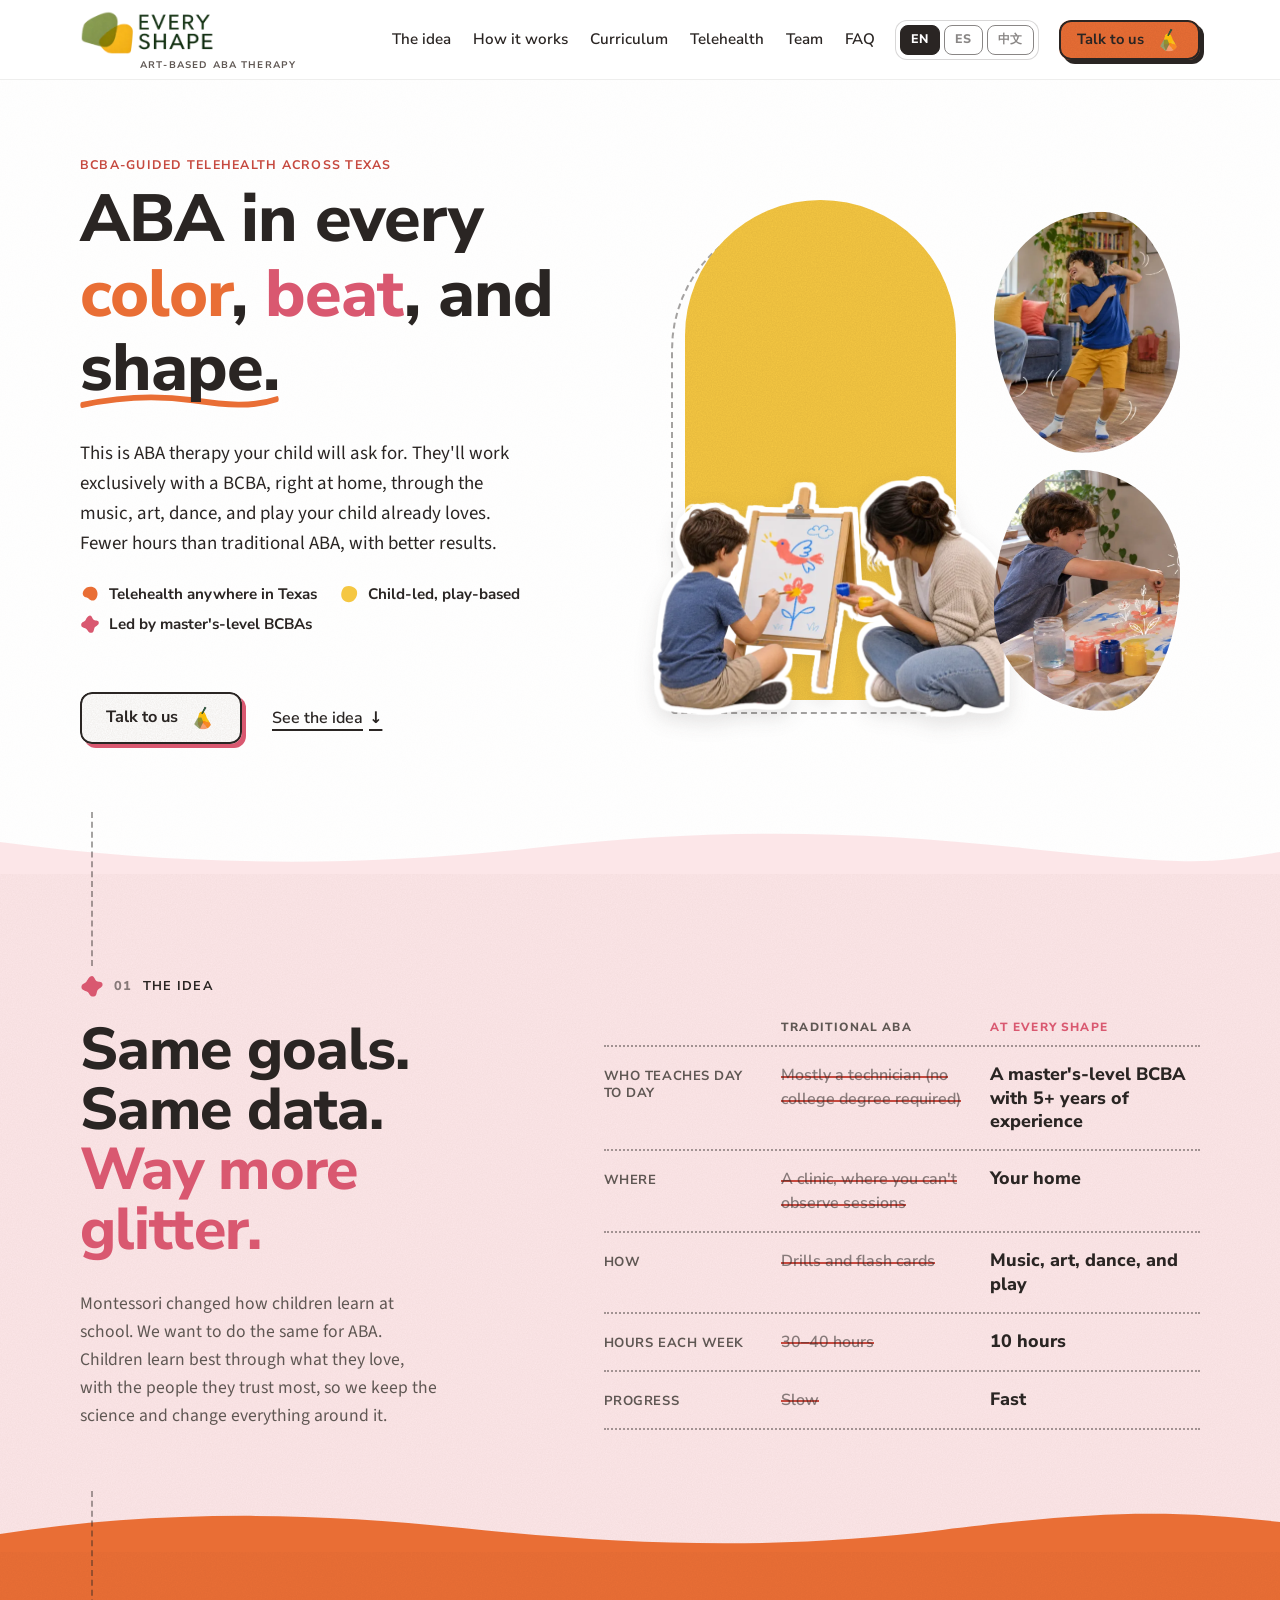
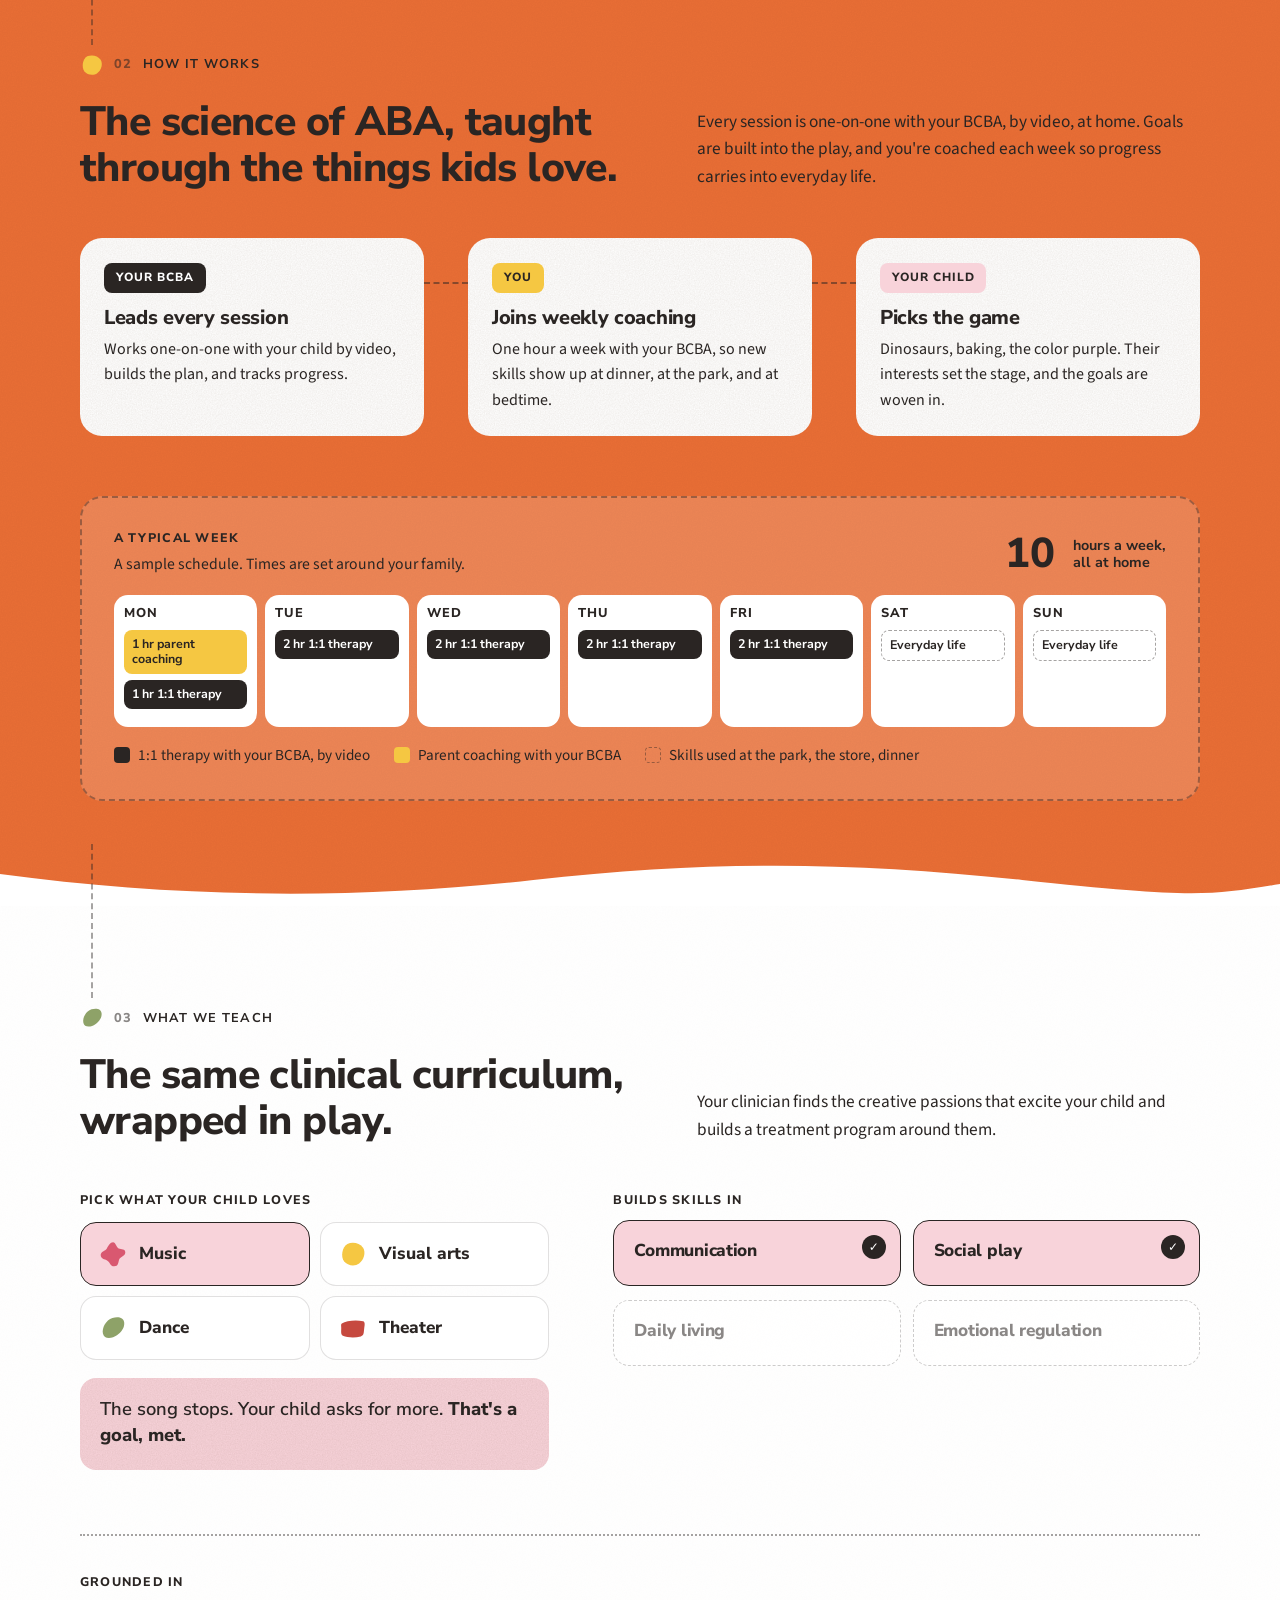
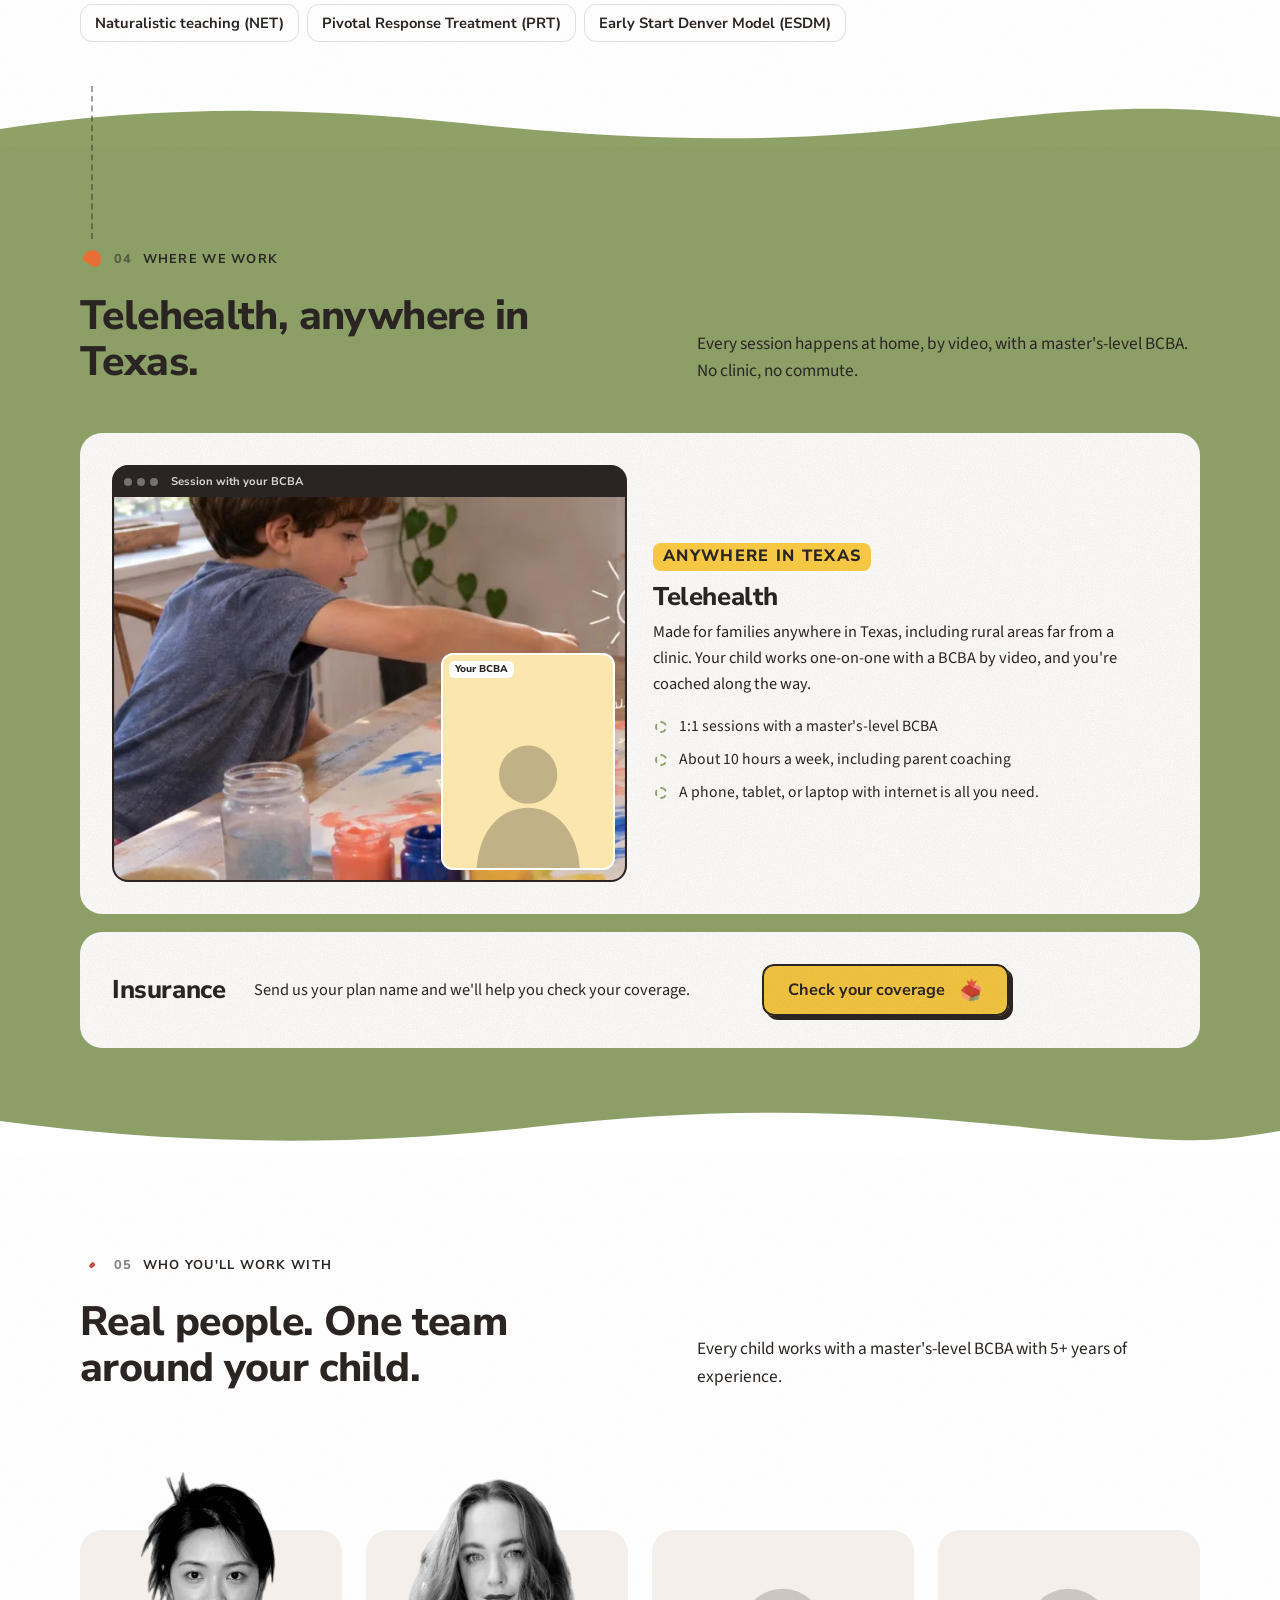
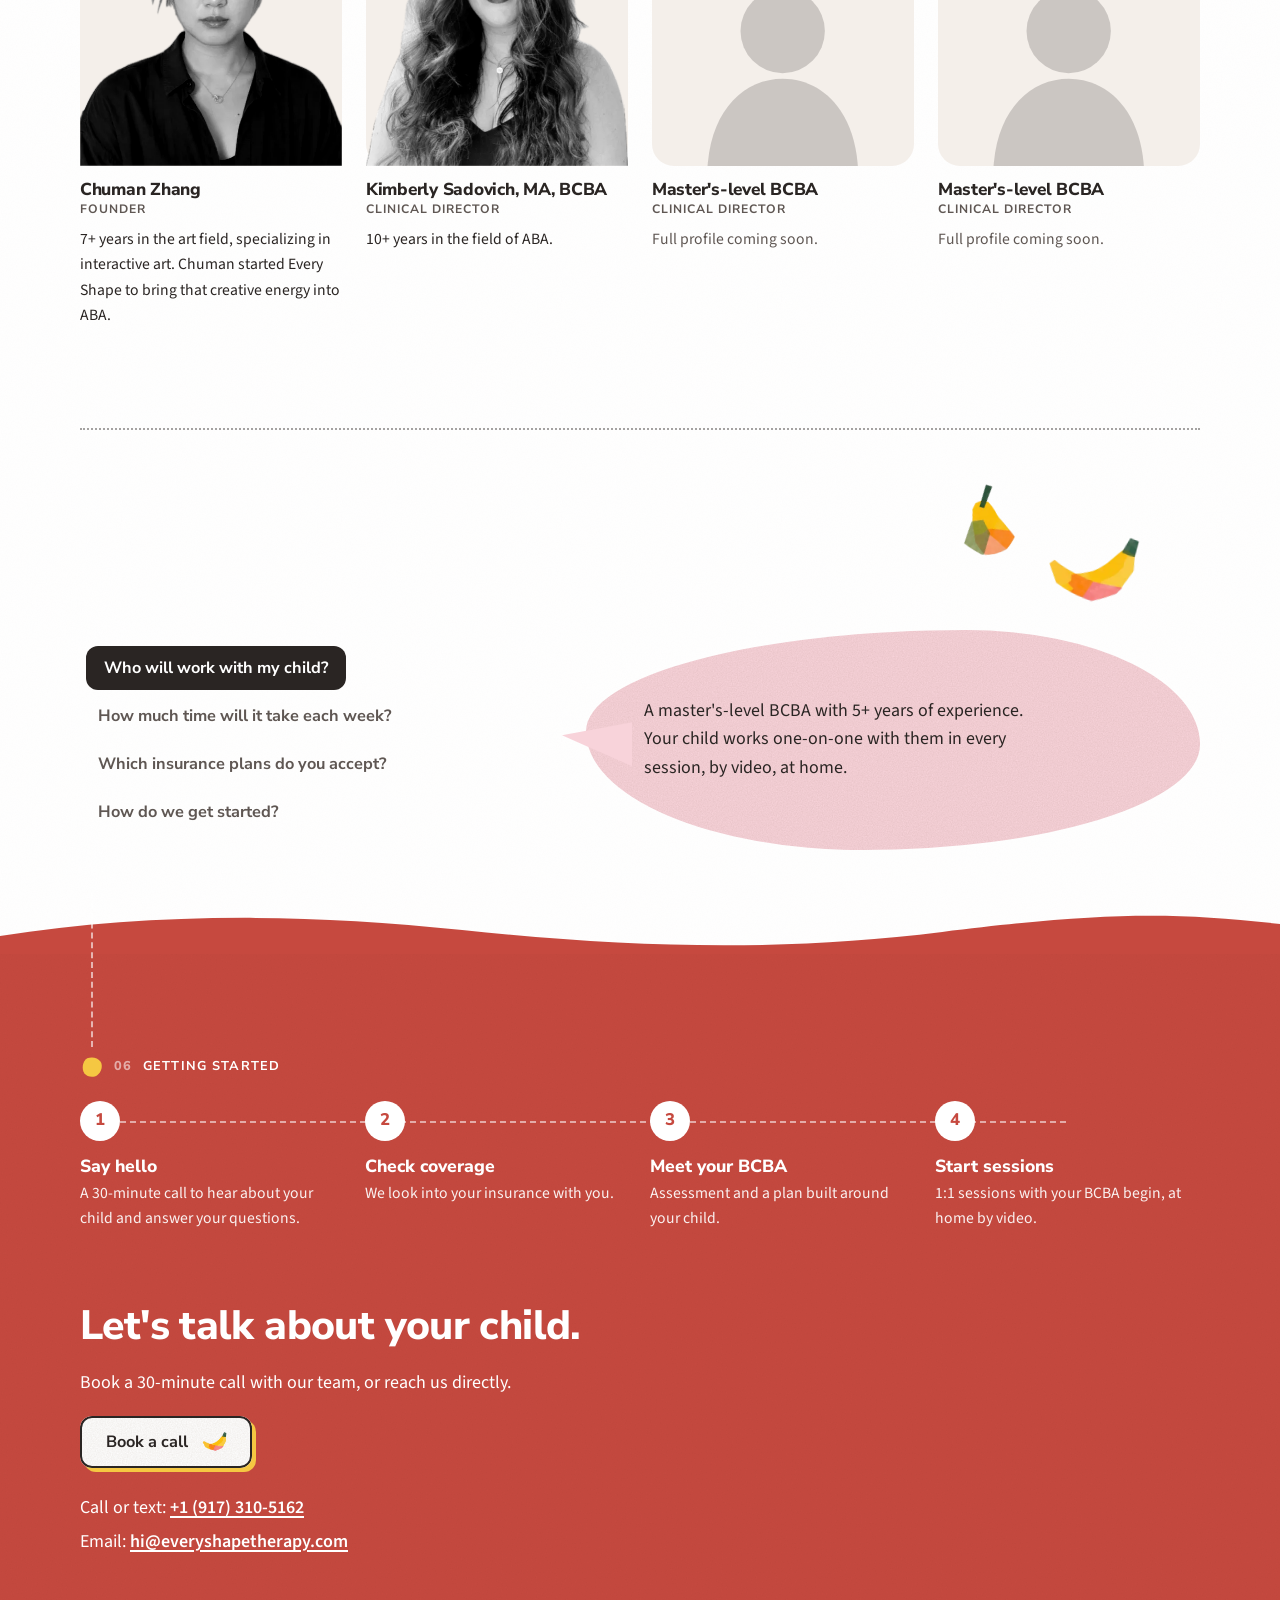
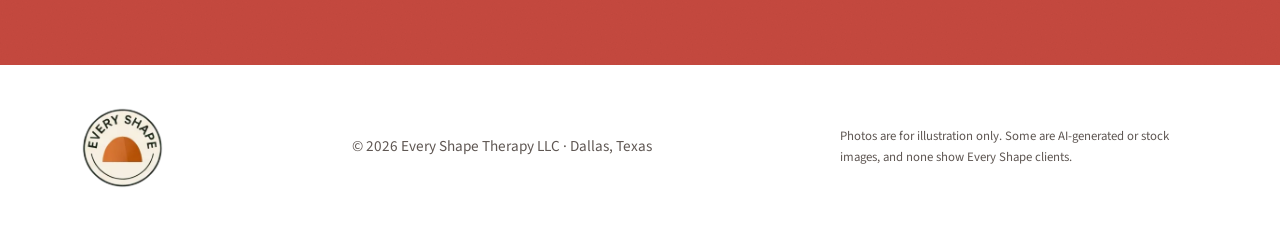
<file: index.html>
<!doctype html>
<html lang="en">
<head>
  <meta charset="utf-8">
  <meta name="viewport" content="width=device-width, initial-scale=1">
  <title>Every Shape Therapy | Virtual ABA with master's-level BCBAs across Texas</title>
  <meta name="description" content="Virtual ABA therapy across Texas. Your child works one-on-one with a master's-level BCBA, at home, through the music, art, dance, and play they already love.">
  <link rel="icon" type="image/png" href="assets/img/favicon-64.png">
  <link rel="preconnect" href="https://fonts.googleapis.com">
  <link rel="preconnect" href="https://fonts.gstatic.com" crossorigin>
  <link href="https://fonts.googleapis.com/css2?family=Nunito+Sans:opsz,wght@6..12,400;6..12,600;6..12,700;6..12,800&family=Source+Sans+3:wght@400;600&display=swap" rel="stylesheet">
  <script>/* add ?preview to the URL to see items still waiting on verification */ if (/[?&]preview\b/.test(location.search)) document.documentElement.classList.add("show-hold");</script>
  <link rel="stylesheet" href="assets/motion.css?v=7">
  <link rel="stylesheet" href="styles.css?v=44">
</head>
<body>

<!-- ============================================================
     HOW TO EDIT
     - Text: change the words between the tags. Keep the tags.
     - class="todo"      = yellow highlight: text you still need to write.
     - class="todo cd"   = clinical wording for the Clinical Director.
       It shows a small "CD" tag on the site. Replace the text and
       delete the class when the wording is final.
     - class="hold"      = waiting on verification. Hidden on the public
       site; add ?preview to the URL to see it. Remove "hold" to publish.
     - The page tells one story, top to bottom. Each section starts
       with a numbered "stop" joined to the last one by a dotted line.
     ============================================================ -->

<header class="site-header">
  <a class="brand" href="#top" aria-label="Every Shape Therapy home" data-i18n-label>
    <img src="assets/img/logo-primary-tight.webp" alt="Every Shape" width="820" height="270">
    <span class="brand__tag">Art-based ABA Therapy</span>
  </a>
  <nav class="site-nav" aria-label="Main" data-i18n-label>
    <a href="#idea">The idea</a>
    <a href="#how">How it works</a>
    <a href="#curriculum">Curriculum</a>
    <a href="#services">Telehealth</a>
    <a href="#team">Team</a>
    <a href="#faq">FAQ</a>
  </nav>
  <div class="lang" role="group" aria-label="Language"><button type="button" data-lang="en" aria-pressed="true">EN</button><button type="button" data-lang="es" aria-pressed="false">ES</button><button type="button" data-lang="zh" aria-pressed="false" lang="zh-Hans">中文</button></div>
  <a class="paper-btn paper-btn--small" href="https://calendly.com/everyshape/30min" target="_blank" rel="noopener" data-cta="fruit"><span>Talk to us</span></a>
</header>

<main id="top">

  <!-- ===== HERO (white) ===== -->
  <section class="sheet sheet--white hero">
    <div class="wrap hero__grid">
      <div class="hero__text">
        <p class="eyebrow">BCBA-guided telehealth across Texas</p>
        <h1>ABA in every <span class="c-orange">color</span>, <span class="c-pink">beat</span>, and <span class="hl">shape.</span></h1>
        <p class="lead">This is ABA therapy your child will ask for. They'll work exclusively with a BCBA, right at home, through the music, art, dance, and play your child already loves. Fewer hours than traditional ABA, with better results.</p>
        <ul class="badges">
          <li><img class="shp" src="assets/img/shapes/orange.svg?v=4" alt="" aria-hidden="true"><span>Telehealth anywhere in Texas</span></li>
          <li><img class="shp" src="assets/img/shapes/yellow.svg?v=4" alt="" aria-hidden="true"><span>Child-led, play-based</span></li>
          <li><img class="shp" src="assets/img/shapes/pink.svg?v=4" alt="" aria-hidden="true"><span>Led by master's-level BCBAs</span></li>
        </ul>
        <div class="btn-row">
          <a class="paper-btn" href="https://calendly.com/everyshape/30min" target="_blank" rel="noopener" data-cta="wave"><span>Talk to us</span></a>
          <a class="text-btn" href="#idea"><span>See the idea</span> <span aria-hidden="true">↓</span></a>
        </div>
      </div>

      <div class="hero__photos">
        <figure class="frame frame--arch frame--pop">
          <img class="sticker hero__easel" src="assets/img/cutouts/easel-rbt.webp" alt="A child painting at an easel while a therapist holds the paint pots">
        </figure>
        <figure class="frame frame--pill frame--blush">
          <img src="assets/img/photos/dance-home.webp" alt="A child dancing in the living room">
        </figure>
        <figure class="frame frame--pill frame--orange">
          <img src="assets/img/photos/painting-table.webp" alt="A child painting at the kitchen table">
        </figure>
        <span class="hero__dash" aria-hidden="true"></span>
      </div>
    </div>
  </section>

  <!-- ===== 01 THE IDEA (blush) ===== -->
  <section class="sheet sheet--blush" id="idea">
    <div class="wrap">
      <p class="stop" data-reveal><img loading="lazy" decoding="async" class="shp" src="assets/img/shapes/pink.svg?v=4" alt="" aria-hidden="true"><b>01</b> The idea</p>
      <div class="idea">
        <div class="idea__text">
          <h2 class="glitter">Same goals.<br>Same data.<br><span>Way more glitter.</span></h2>
          <p class="idea__lead">Montessori changed how children learn at school. We want to do the same for ABA. Children learn best through what they love, with the people they trust most, so we keep the science and change everything around it.</p>
        </div>

        <div class="compare" role="table" aria-label="How Every Shape compares with traditional ABA" data-i18n-label>
          <div class="compare__head" role="row">
            <span role="columnheader"></span>
            <span role="columnheader">Traditional ABA</span>
            <span role="columnheader">At Every Shape</span>
          </div>
          <div class="compare__row" role="row" data-reveal>
            <span role="rowheader">Who teaches day to day</span>
            <s role="cell"><span>Mostly a technician (no college degree required)</span></s>
            <strong role="cell">A master's-level BCBA with 5+ years of experience</strong>
          </div>
          <div class="compare__row" role="row" data-reveal>
            <span role="rowheader">Where</span>
            <s role="cell"><span>A clinic, where you can't observe sessions</span></s>
            <strong role="cell">Your home</strong>
          </div>
          <div class="compare__row" role="row" data-reveal>
            <span role="rowheader">How</span>
            <s role="cell"><span>Drills and flash cards</span></s>
            <strong role="cell">Music, art, dance, and play</strong>
          </div>
          <div class="compare__row" role="row" data-reveal>
            <span role="rowheader">Hours each week</span>
            <s role="cell"><span>30–40 hours</span></s>
            <strong role="cell">10 hours</strong>
          </div>
          <div class="compare__row" role="row" data-reveal>
            <span role="rowheader">Progress</span>
            <s role="cell"><span>Slow</span></s>
            <strong role="cell">Fast</strong>
          </div>
        </div>
      </div>
    </div>
  </section>

  <!-- ===== 02 HOW IT WORKS (orange) ===== -->
  <section class="sheet sheet--orange" id="how">
    <div class="wrap">
      <p class="stop" data-reveal><img loading="lazy" decoding="async" class="shp" src="assets/img/shapes/yellow.svg?v=4" alt="" aria-hidden="true"><b>02</b> How it works</p>
      <div class="head2">
        <h2>The science of ABA, taught through the things kids love.</h2>
        <p>Every session is one-on-one with your BCBA, by video, at home. Goals are built into the play, and you're coached each week so progress carries into everyday life.</p>
      </div>

      <ol class="roles">
        <li class="role" data-reveal="1">
          <span class="role__who">Your BCBA</span>
          <h3>Leads every session</h3>
          <p>Works one-on-one with your child by video, builds the plan, and tracks progress.</p>
        </li>
        <li class="role" data-reveal="2">
          <span class="role__who">You</span>
          <h3>Joins weekly coaching</h3>
          <p>One hour a week with your BCBA, so new skills show up at dinner, at the park, and at bedtime.</p>
        </li>
        <li class="role" data-reveal="3">
          <span class="role__who">Your child</span>
          <h3>Picks the game</h3>
          <p>Dinosaurs, baking, the color purple. Their interests set the stage, and the goals are woven in.</p>
        </li>
      </ol>

      <div class="week" data-reveal>
        <div class="week__head">
          <div>
            <p class="sub">A typical week</p>
            <p class="week__note">A sample schedule. Times are set around your family.</p>
          </div>
          <div class="week__hours">
            <span class="week__num">10</span>
            <span>hours a week,<br>all at home</span>
          </div>
        </div>
        <div class="week__days">
          <div class="day"><b>Mon</b><span class="slot slot--you">1 hr parent coaching</span><span class="slot slot--bcba">1 hr 1:1 therapy</span></div>
          <div class="day"><b>Tue</b><span class="slot slot--bcba">2 hr 1:1 therapy</span></div>
          <div class="day"><b>Wed</b><span class="slot slot--bcba">2 hr 1:1 therapy</span></div>
          <div class="day"><b>Thu</b><span class="slot slot--bcba">2 hr 1:1 therapy</span></div>
          <div class="day"><b>Fri</b><span class="slot slot--bcba">2 hr 1:1 therapy</span></div>
          <div class="day"><b>Sat</b><span class="slot slot--life">Everyday life</span></div>
          <div class="day"><b>Sun</b><span class="slot slot--life">Everyday life</span></div>
        </div>
        <ul class="week__key">
          <li><i class="slot--bcba"></i>1:1 therapy with your BCBA, by video</li>
          <li><i class="slot--you"></i>Parent coaching with your BCBA</li>
          <li><i class="slot--life"></i>Skills used at the park, the store, dinner</li>
        </ul>
      </div>
    </div>
  </section>

  <!-- ===== 03 CURRICULUM (white) ===== -->
  <section class="sheet sheet--white" id="curriculum">
    <div class="wrap">
      <p class="stop" data-reveal><img loading="lazy" decoding="async" class="shp" src="assets/img/shapes/sage.svg?v=4" alt="" aria-hidden="true"><b>03</b> What we teach</p>
      <div class="head2">
        <h2>The same clinical curriculum, wrapped in play.</h2>
        <p>Your clinician finds the creative passions that excite your child and builds a treatment program around them.</p>
      </div>

      <div class="cur" data-ways>
        <div class="cur__ways">
          <p class="sub">Pick what your child loves</p>
          <div class="ways" role="tablist" aria-label="Ways in" data-i18n-label>
            <button class="way" role="tab" aria-selected="true" data-color="pink" data-skills="comm social">
              <img loading="lazy" decoding="async" class="shp" src="assets/img/shapes/pink.svg?v=4" alt="" aria-hidden="true">Music
            </button>
            <button class="way" role="tab" aria-selected="false" data-color="yellow" data-skills="comm daily">
              <img loading="lazy" decoding="async" class="shp" src="assets/img/shapes/yellow.svg?v=4" alt="" aria-hidden="true">Visual arts
            </button>
            <button class="way" role="tab" aria-selected="false" data-color="sage" data-skills="social reg">
              <img loading="lazy" decoding="async" class="shp" src="assets/img/shapes/sage.svg?v=4" alt="" aria-hidden="true">Dance
            </button>
            <button class="way" role="tab" aria-selected="false" data-color="red" data-skills="comm social reg">
              <img loading="lazy" decoding="async" class="shp" src="assets/img/shapes/red.svg?v=4" alt="" aria-hidden="true">Theater
            </button>
          </div>
          <div class="way__say" aria-live="polite">
            <p data-for="0">The song stops. Your child asks for more. <strong>That's a goal, met.</strong></p>
            <p data-for="1" hidden>Need the blue crayon? <strong>Ask for the blue crayon.</strong></p>
            <p data-for="2" hidden>Copy the move. <strong>Then teach it to us.</strong></p>
            <p data-for="3" hidden>The puppet is sad. <strong>What should we do?</strong></p>
          </div>
        </div>

        <div class="cur__skills">
          <p class="sub">Builds skills in</p>
          <ul class="skills">
            <li class="skill" data-skill="comm"><h3>Communication</h3><p class="todo cd hold">Examples of goals in this area.</p></li>
            <li class="skill" data-skill="social"><h3>Social play</h3><p class="todo cd hold">Examples of goals in this area.</p></li>
            <li class="skill" data-skill="daily"><h3>Daily living</h3><p class="todo cd hold">Examples of goals in this area.</p></li>
            <li class="skill" data-skill="reg"><h3>Emotional regulation</h3><p class="todo cd hold">Examples of goals in this area.</p></li>
          </ul>
        </div>
      </div>

      <div class="proof">
        <div class="proof__base">
          <p class="sub">Grounded in</p>
          <ul class="kw">
            <li>Naturalistic teaching (NET)</li>
            <li>Pivotal Response Treatment (PRT)</li>
            <li>Early Start Denver Model (ESDM)</li>
            <li class="todo cd hold">Parent-mediated intervention</li>
          </ul>
        </div>
        <div class="proof__results hold">
          <p class="sub">Results</p>
          <div class="stats">
            <div class="stat"><b class="todo cd">__%</b><span class="todo cd">Outcome measure</span></div>
            <div class="stat"><b class="todo cd">__</b><span class="todo cd">Outcome measure</span></div>
            <div class="stat"><b class="todo cd">__</b><span class="todo cd">Outcome measure</span></div>
          </div>
          <blockquote class="story"><p class="todo cd">A short family story, shared with permission.</p><cite>A parent in <span class="todo">town</span></cite></blockquote>
        </div>
      </div>
    </div>
  </section>

  <!-- ===== 04 TWO WAYS TO WORK WITH US (sage) ===== -->
  <section class="sheet sheet--sage" id="services">
    <div class="wrap">
      <p class="stop" data-reveal><img loading="lazy" decoding="async" class="shp" src="assets/img/shapes/orange.svg?v=4" alt="" aria-hidden="true"><b>04</b> Where we work</p>
      <div class="head2">
        <h2>Telehealth, anywhere in Texas.</h2>
        <p>Every session happens at home, by video, with a master's-level BCBA. No clinic, no commute.</p>
      </div>

      <div class="svc">
        <article class="svc__card svc__card--main" data-reveal="1">
          <div class="call" aria-hidden="true">
            <div class="call__bar"><i></i><i></i><i></i><span>Session with your BCBA</span></div>
            <div class="call__screen">
              <img loading="lazy" decoding="async" src="assets/img/photos/painting-table.webp" alt="">
              <div class="call__pip"><svg viewBox="0 0 200 220"><circle cx="100" cy="78" r="44"/><path d="M22 220c4-60 38-92 78-92s74 32 78 92z"/></svg><span>Your BCBA</span></div>
            </div>
          </div>
          <div class="svc__text">
            <p class="svc__tag">Anywhere in Texas</p>
            <h3>Telehealth</h3>
            <p>Made for families anywhere in Texas, including rural areas far from a clinic. Your child works one-on-one with a BCBA by video, and you're coached along the way.</p>
            <ul class="ticks">
              <li>1:1 sessions with a master's-level BCBA</li>
              <li>About 10 hours a week, including parent coaching</li>
              <li>A phone, tablet, or laptop with internet is all you need.</li>
            </ul>
          </div>
        </article>

        <article class="svc__card hold" data-reveal="2">
          <img loading="lazy" decoding="async" class="sticker svc__kid" src="assets/img/cutouts/chalk-girl.webp" alt="A little girl drawing with chalk on the pavement">
          <p class="svc__tag">Dallas and Austin</p>
          <h3>In-home ABA</h3>
          <p>An RBT works with your child at home, guided by a BCBA, and you're coached along the way too.</p>
          <ul class="ticks">
            <li>Dallas area: <span class="todo">cities or ZIP codes</span></li>
            <li>Austin area: <span class="todo">cities or ZIP codes</span></li>
          </ul>
        </article>
      </div>

      <div class="comm hold" data-reveal>
        <div class="stamp" aria-hidden="true"><span class="stamp__small">Every</span><span class="stamp__big">month</span></div>
        <div class="comm__text">
          <h3>Community days</h3>
          <p>Once a month, kids in our program get together for artist-led workshops and field trips, and practice social skills in real places.</p>
        </div>
        <p class="comm__next"><span>Next up</span><span class="todo">Event name · Date · Dallas or Austin</span></p>
      </div>

      <div class="ins" data-reveal>
        <div class="ins__text">
          <h3>Insurance</h3>
          <p>Send us your plan name and we'll help you check your coverage.</p>
          <a class="paper-btn" href="https://calendly.com/everyshape/30min" target="_blank" rel="noopener" data-cta="fruit" data-fruit="4"><span>Check your coverage</span></a>
        </div>
        <ul class="ins__list hold">
          <li>Molina Healthcare of Texas</li>
          <li>Wellpoint</li>
          <li>Aetna Better Health of Texas</li>
          <li>Blue Cross and Blue Shield of Texas</li>
          <li>Optum / UnitedHealthcare</li>
          <li>Aetna (commercial)</li>
          <li>Evernorth / Cigna</li>
          <li>Superior HealthPlan</li>
        </ul>
      </div>
    </div>
  </section>

  <!-- ===== 05 TEAM + FAQ (white) ===== -->
  <section class="sheet sheet--white" id="team">
    <div class="wrap">
      <p class="stop" data-reveal><img loading="lazy" decoding="async" class="shp" src="assets/img/shapes/red.svg?v=4" alt="" aria-hidden="true"><b>05</b> Who you'll work with</p>
      <div class="head2">
        <h2>Real people. One team around your child.</h2>
        <p>Every child works with a master's-level BCBA with 5+ years of experience.</p>
      </div>

      <div class="founders">
        <article class="founder">
          <div class="founder__photo"><img loading="lazy" decoding="async" class="cut" src="assets/img/team/cutout/chuman.webp" alt="Chuman Zhang"></div>
          <h3>Chuman Zhang</h3>
          <p class="founder__role">Founder</p>
          <p class="founder__bio">7+ years in the art field, specializing in interactive art. Chuman started Every Shape to bring that creative energy into ABA.</p>
        </article>
        <!-- Approved profiles first; generic cards fill in until each BCBA approves their details. Held cards below. -->
        <article class="founder">
          <div class="founder__photo"><img loading="lazy" decoding="async" class="cut" src="assets/img/team/cutout/kimberly.webp" alt="Kimberly Sadovich"></div>
          <h3>Kimberly Sadovich, MA, BCBA</h3>
          <p class="founder__role">Clinical Director</p>
          <p class="founder__bio">10+ years in the field of ABA.</p>
        </article>
        <article class="founder founder--generic">
          <div class="founder__photo"><svg class="silhouette" viewBox="0 0 200 220" aria-hidden="true"><circle cx="100" cy="72" r="46"/><path d="M18 220c4-62 40-96 82-96s78 34 82 96z"/></svg></div>
          <h3>Master's-level BCBA</h3>
          <p class="founder__role">Clinical Director</p>
          <p class="founder__bio">Full profile coming soon.</p>
        </article>
        <article class="founder founder--generic">
          <div class="founder__photo"><svg class="silhouette" viewBox="0 0 200 220" aria-hidden="true"><circle cx="100" cy="72" r="46"/><path d="M18 220c4-62 40-96 82-96s78 34 82 96z"/></svg></div>
          <h3>Master's-level BCBA</h3>
          <p class="founder__role">Clinical Director</p>
          <p class="founder__bio">Full profile coming soon.</p>
        </article>
        <article class="founder hold">
          <div class="founder__photo"><img loading="lazy" decoding="async" class="cut" src="assets/img/team/cutout/maggie.webp" alt="Maggie Terry"></div>
          <h3>Maggie Terry<span class="todo">, credentials</span></h3>
          <p class="founder__role">Clinical Director</p>
          <p class="founder__bio todo">Clinical background, and what they love about this work.</p>
        </article>
        <article class="founder hold">
          <div class="founder__photo"><svg class="silhouette" viewBox="0 0 200 220" aria-hidden="true"><circle cx="100" cy="72" r="46"/><path d="M18 220c4-62 40-96 82-96s78 34 82 96z"/></svg></div>
          <h3 class="todo">Name, BCBA</h3>
          <p class="founder__role">Clinical Director</p>
          <p class="founder__bio todo">Clinical background, and what they love about this work.</p>
        </article>
      </div>

      <!-- FAQ: each question is a button; its answer is the panel with the same number. -->
      <div class="faq" id="faq">
        <div class="faq-head">
          <h2>A few things families often ask.</h2>
          <div class="faq-fruit" aria-hidden="true">
            <img loading="lazy" decoding="async" class="faq-fruit__pear" src="assets/img/icon-1.webp" alt="">
            <img loading="lazy" decoding="async" class="faq-fruit__banana" src="assets/img/icon-3.webp" alt="">
          </div>
        </div>
        <div class="faq-c">
          <div class="faq-c__list" role="tablist" aria-label="Frequently asked questions" data-i18n-label>
            <button class="faq-q" role="tab" id="q-1" aria-controls="a-1" aria-selected="true" data-color="pink">Who will work with my child?</button>
            <button class="faq-q" role="tab" id="q-2" aria-controls="a-2" aria-selected="false" data-color="yellow">How much time will it take each week?</button>
            <button class="faq-q" role="tab" id="q-3" aria-controls="a-3" aria-selected="false" data-color="peach">Which insurance plans do you accept?</button>
            <button class="faq-q" role="tab" id="q-4" aria-controls="a-4" aria-selected="false" data-color="red">How do we get started?</button>
          </div>
          <div class="faq-c__bubble" data-color="pink">
            <div class="faq-a" role="tabpanel" id="a-1" aria-labelledby="q-1"><p>A master's-level BCBA with 5+ years of experience. Your child works one-on-one with them in every session, by video, at home.</p></div>
            <div class="faq-a" role="tabpanel" id="a-2" aria-labelledby="q-2" hidden><p>About 10 hours a week: one-on-one sessions with your BCBA, plus one hour of parent coaching. Traditional ABA often asks for 30 to 40.</p></div>
            <div class="faq-a" role="tabpanel" id="a-3" aria-labelledby="q-3" hidden><p>Send us your plan name and we'll help you check your coverage.</p></div>
            <div class="faq-a" role="tabpanel" id="a-4" aria-labelledby="q-4" hidden><p>Book a 30-minute call with our team. We'll talk through your questions and next steps, with no commitment.</p></div>
          </div>
        </div>
      </div>
    </div>
  </section>

  <!-- ===== 06 GET STARTED + CONTACT (red) ===== -->
  <section class="sheet sheet--red" id="contact">
    <div class="wrap">
      <p class="stop" data-reveal><img loading="lazy" decoding="async" class="shp" src="assets/img/shapes/yellow.svg?v=4" alt="" aria-hidden="true"><b>06</b> Getting started</p>
      <ol class="start">
        <li data-reveal="1"><b>1</b><strong>Say hello</strong><span>A 30-minute call to hear about your child and answer your questions.</span></li>
        <li data-reveal="2"><b>2</b><strong>Check coverage</strong><span>We look into your insurance with you.</span></li>
        <li data-reveal="3"><b>3</b><strong>Meet your BCBA</strong><span>Assessment and a plan built around your child.</span></li>
        <li data-reveal="4"><b>4</b><strong>Start sessions</strong><span>1:1 sessions with your BCBA begin, at home by video.</span></li>
      </ol>
      <div class="split contact">
        <div>
          <h2>Let's talk about your child.</h2>
          <p>Book a 30-minute call with our team, or reach us directly.</p>
          <div class="btn-row"><a class="paper-btn" href="https://calendly.com/everyshape/30min" target="_blank" rel="noopener" data-cta="paint" data-fruit="3"><span>Book a call</span></a></div>
          <p class="contact-line">Call or text: <a href="tel:+19173105162">+1 (917) 310-5162</a></p>
          <p class="contact-line">Email: <a href="mailto:hi@everyshapetherapy.com">hi@everyshapetherapy.com</a></p>
        </div>
        <form class="paper-form hold" id="contact-form">
          <label><span>Your name</span> <input type="text" name="name" autocomplete="name" required></label>
          <label><span>Email</span> <input type="email" name="email" autocomplete="email" required></label>
          <label><span>Where are you?</span> <select name="area">
              <option>Rural or small-town Texas</option>
              <option>Dallas area</option>
              <option>Austin area</option>
              <option>Elsewhere in Texas</option>
            </select></label>
          <label><span>I'm interested in</span> <select name="interest">
              <option>Telehealth ABA</option>
              <option>In-home ABA</option>
              <option>Not sure yet</option>
              <option>Joining the team</option>
              <option>Something else</option>
            </select></label>
          <button class="paper-btn" type="submit" data-cta="paint" data-fruit="3"><span>Send</span></button>
          <p class="form-note" id="form-note" role="status"></p>
        </form>
      </div>
    </div>
  </section>

</main>

<footer class="site-footer">
  <div class="wrap footer__inner">
    <img loading="lazy" decoding="async" class="footer__logo" src="assets/img/logo-circle.webp" alt="Every Shape" width="96" height="96">
    <p>© <span id="year">2026</span> Every Shape Therapy LLC · Dallas, Texas</p>
    <p class="disclaimer">Photos are for illustration only. Some are AI-generated or stock images, and none show Every Shape clients.</p>
  </div>
</footer>

<script src="assets/i18n-strings.js?v=11"></script>
<script src="assets/i18n.js?v=2"></script>
<script src="assets/motion.js?v=5"></script>
<script src="script.js?v=17"></script>
</body>
</html>
</file>
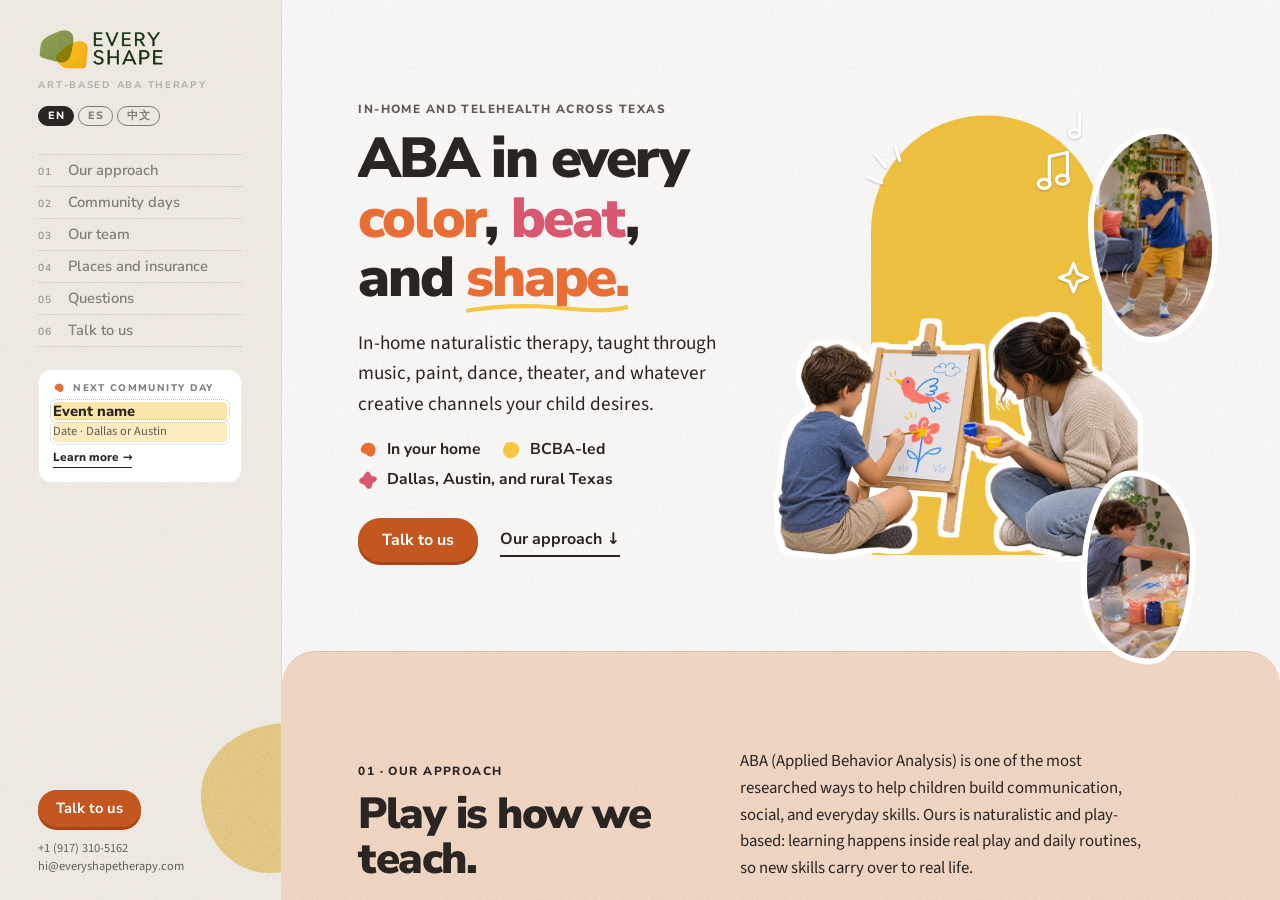
<file: v2/index.html>
<!doctype html>
<html lang="en">
<head>
  <meta charset="utf-8">
  <meta name="viewport" content="width=device-width, initial-scale=1">
  <title>Every Shape Therapy | Art-based ABA in Dallas, Austin and across Texas</title>
  <meta name="description" content="Art-based ABA therapy in Dallas, Austin, and across Texas. In-home naturalistic therapy taught through music, paint, dance, theater, and whatever your child loves.">
  <link rel="icon" type="image/png" href="../assets/img/favicon-1.png">
  <link rel="preconnect" href="https://fonts.googleapis.com">
  <link rel="preconnect" href="https://fonts.gstatic.com" crossorigin>
  <link href="https://fonts.googleapis.com/css2?family=Nunito+Sans:opsz,wght@6..12,400;6..12,600;6..12,700;6..12,800;6..12,900&family=Source+Sans+3:wght@400;600&display=swap" rel="stylesheet">
  <link rel="stylesheet" href="../assets/motion.css?v=7">
  <link rel="stylesheet" href="v2.css?v=25">
</head>
<body>

<!-- ============================================================
     EVERY SHAPE — VERSION 2 (split screen)
     LEFT  = the chapter index. Click a chapter to jump the right side.
             It also opens "details" when you click things on the right.
     RIGHT = the story. Scrolls on its own.
     Details: anything on the right with data-detail="tpl-xyz" opens the
     <template id="tpl-xyz"> at the bottom of this file in the left panel.
     ============================================================ -->

<!-- Paper-cut motifs -->
<svg width="0" height="0" style="position:absolute" aria-hidden="true">
  <defs>
    <filter id="paper" x="-10%" y="-10%" width="120%" height="120%">
      <feTurbulence type="fractalNoise" baseFrequency=".9" numOctaves="3" result="n"/>
      <feColorMatrix in="n" values="0 0 0 0 0  0 0 0 0 0  0 0 0 0 0  0 0 0 -1.1 1.15" result="g"/>
      <feComposite in="SourceGraphic" in2="g" operator="in"/>
    </filter>
    <symbol id="m-sun" viewBox="0 0 100 100"><g filter="url(#paper)"><circle cx="50" cy="50" r="20"/><g transform="translate(50 50)"><rect x="-4" y="-46" width="8" height="16" rx="4"/><rect x="-4" y="-46" width="8" height="16" rx="4" transform="rotate(45)"/><rect x="-4" y="-46" width="8" height="16" rx="4" transform="rotate(90)"/><rect x="-4" y="-46" width="8" height="16" rx="4" transform="rotate(135)"/><rect x="-4" y="-46" width="8" height="16" rx="4" transform="rotate(180)"/><rect x="-4" y="-46" width="8" height="16" rx="4" transform="rotate(225)"/><rect x="-4" y="-46" width="8" height="16" rx="4" transform="rotate(270)"/><rect x="-4" y="-46" width="8" height="16" rx="4" transform="rotate(315)"/></g></g></symbol>
    <symbol id="m-smile" viewBox="0 0 100 60"><path filter="url(#paper)" d="M4 58C4 26 24 4 50 4s46 22 46 54z"/><g fill="none" stroke="#2A2523" stroke-width="3" stroke-linecap="round"><path d="M41 34v2M59 34v2"/><path d="M44 44q6 5 12 0"/></g></symbol>
    <symbol id="m-blob" viewBox="0 0 100 100"><path filter="url(#paper)" d="M52 6c22 0 42 14 42 38 0 26-18 50-46 50C24 94 6 78 6 54 6 28 28 6 52 6z"/></symbol>
    <symbol id="m-tri" viewBox="0 0 100 90"><path filter="url(#paper)" d="M44 8c3-5 9-5 12 0l40 70c3 5 0 10-6 10H10c-6 0-9-5-6-10z"/></symbol>
    <symbol id="m-leaf" viewBox="0 0 80 110"><path filter="url(#paper)" d="M34 108V70C16 68 6 56 6 40c0-6 4-9 8-9s8 3 8 9c0 8 4 13 12 14V14c0-6 4-10 9-10s9 4 9 10v30c8-1 12-6 12-14 0-6 4-9 8-9s8 3 8 9c0 16-10 28-28 30v48z"/></symbol>
    <symbol id="m-dots" viewBox="0 0 100 80"><g filter="url(#paper)"><circle cx="26" cy="24" r="18"/><circle cx="68" cy="30" r="18"/><circle cx="44" cy="60" r="18"/></g></symbol>
    <symbol id="m-squiggle" viewBox="0 0 160 40"><path d="M6 24c14-20 24-20 34 0s20 20 34 0 20-20 34 0 20 20 34 0" fill="none" stroke="currentColor" stroke-width="9" stroke-linecap="round" filter="url(#paper)"/></symbol>
    <symbol id="m-spark" viewBox="0 0 100 100"><g fill="none" stroke="currentColor" stroke-width="6" stroke-linecap="round"><path d="M50 8v22M80 20 66 36M92 50H70M20 20l14 16M8 50h22"/></g></symbol>
  </defs>
</svg>

<div class="split" id="top">

  <!-- ==================== LEFT: chapter index ==================== -->
  <aside class="left" id="left" data-chapter="hello" aria-label="Chapters">
    <span class="left__blob" aria-hidden="true"></span>

    <header class="left__head">
      <a class="left__logo" href="#hello" data-magnetic="0.2" aria-label="Every Shape Therapy, back to top">
        <img src="../assets/img/logo-primary-tight.png" alt="Every Shape Therapy" width="820" height="270">
        <span class="left__tag">Art-based ABA Therapy</span>
      </a>
      <div class="lang" role="group" aria-label="Language"><button type="button" data-lang="en" aria-pressed="true">EN</button><button type="button" data-lang="es" aria-pressed="false">ES</button><button type="button" data-lang="zh" aria-pressed="false" lang="zh-Hans">中文</button></div>
    </header>

    <nav class="index" aria-label="Chapters">
      <button class="chap" data-target="approach" data-cursor="Go"><span class="chap__num">01</span><span class="chap__title">Our approach</span><span class="chap__more"><span>Play-based ABA, four ways in.</span></span></button>
      <button class="chap" data-target="community" data-cursor="Go"><span class="chap__num">02</span><span class="chap__title">Community days</span><span class="chap__more"><span>Once a month, out into the world.</span></span></button>
      <button class="chap" data-target="people" data-cursor="Go"><span class="chap__num">03</span><span class="chap__title">Our team</span><span class="chap__more"><span>The team your family will meet.</span></span></button>
      <button class="chap" data-target="visit" data-cursor="Go"><span class="chap__num">04</span><span class="chap__title">Places and insurance</span><span class="chap__more"><span>Dallas, Austin, telehealth, and insurance.</span></span></button>
      <button class="chap" data-target="faq" data-cursor="Go"><span class="chap__num">05</span><span class="chap__title">Questions</span><span class="chap__more"><span>Pick one. The answer opens here.</span></span></button>
      <button class="chap" data-target="contact" data-cursor="Go"><span class="chap__num">06</span><span class="chap__title">Talk to us</span><span class="chap__more"><span>A short conversation, no commitment.</span></span></button>
    </nav>

    <!-- NEWS BOARD: edit the event name, date and line below -->
    <aside class="news" aria-label="News">
      <p class="news__label"><img src="../assets/img/shapes/orange.svg?v=4" alt="" aria-hidden="true">Next community day</p>
      <p class="news__title todo">Event name</p>
      <p class="news__meta todo">Date · Dallas or Austin</p>
      <button type="button" class="news__link" data-jump="community">Learn more <span aria-hidden="true">→</span></button>
    </aside>

    <footer class="left__foot">
      <a class="paper-btn" href="#contact" data-magnetic data-jump="contact"><span>Talk to us</span></a>
      <p class="left__contact">
        <a href="tel:+19173105162">+1 (917) 310-5162</a><br>
        <a href="mailto:hi@everyshapetherapy.com">hi@everyshapetherapy.com</a>
      </p>
    </footer>

    <!-- Details open here when something on the right is clicked -->
    <section class="detail" id="detail" aria-live="polite" hidden>
      <button class="detail__close" type="button" data-magnetic="0.3" aria-label="Close details" data-i18n-label>
        <span aria-hidden="true">×</span>
      </button>
      <div class="detail__body" id="detail-body"></div>
    </section>
  </aside>

  <!-- ==================== RIGHT: the story ==================== -->
  <main class="right" id="right">

    <!-- 01 HELLO -->
    <section class="ch ch--hello" id="hello" data-chapter="hello">
      <div class="hello">
        <div class="hello__text">
          <p class="kicker">In-home and telehealth across Texas</p>
          <h1 class="hello__title">
            <span class="line"><span>ABA in every</span></span>
            <span class="line"><span><span class="c-orange">color</span>, <span class="c-pink">beat</span>,</span></span>
            <span class="line"><span>and <em>shape.</em></span></span>
          </h1>
          <p class="hello__lead" data-reveal="2">In-home naturalistic therapy, taught through music, paint, dance, theater, and whatever creative channels your child desires.</p>
          <ul class="badges" data-reveal="3">
            <li><img class="shp" src="../assets/img/shapes/orange.svg?v=4" alt="" aria-hidden="true"><span>In your home</span></li>
            <li><img class="shp" src="../assets/img/shapes/yellow.svg?v=4" alt="" aria-hidden="true"><span>BCBA-led</span></li>
            <li><img class="shp" src="../assets/img/shapes/pink.svg?v=4" alt="" aria-hidden="true"><span>Dallas, Austin, and rural Texas</span></li>
          </ul>
          <div class="btns" data-reveal="4">
            <a class="paper-btn" href="#contact" data-magnetic data-jump="contact"><span>Talk to us</span></a>
            <a class="text-btn" href="#ways" data-magnetic="0.25" data-jump="ways"><span>Our approach</span> <span aria-hidden="true">↓</span></a>
          </div>
        </div>

        <div class="hello__art" aria-hidden="true">
          <div class="hello__arch" data-speed="0.06"></div>
          <img class="sticker hello__kid" src="../assets/img/cutouts/easel-rbt.png" alt="" data-speed="-0.08">
          <svg class="doodle hello__doodle" data-speed="-0.12" viewBox="0 0 300 300" aria-hidden="true"><path d="M226 120v-26l18-4v26"/><ellipse cx="221" cy="121" rx="6" ry="4.5"/><ellipse cx="239" cy="117" rx="6" ry="4.5"/><path d="M256 70v-18"/><ellipse cx="251" cy="71" rx="5" ry="4"/><path d="M60 120l-14-6M64 104l-10-12M78 98l-4-14"/><path d="M250 200l4 10 10 4-10 4-4 10-4-10-10-4 10-4z"/></svg>
          <figure class="hello__pill hello__pill--a" data-speed="0.16"><img src="../assets/img/photos/dance-home.jpg" alt=""></figure>
          <figure class="hello__pill hello__pill--b" data-speed="-0.14"><img src="../assets/img/photos/painting-table.jpg" alt=""></figure>
        </div>
      </div>
    </section>

    <!-- 01 OUR APPROACH: what ABA is, ways in, how it works -->
    <section class="ch ch--orange" id="ways" data-chapter="approach">
      <div class="ch__inner">
        <div class="intro2">
          <div>
            <p class="kicker" data-reveal>01 · Our approach</p>
            <h2 data-reveal="2">Play is how we teach.</h2>
          </div>
          <p class="intro2__text" data-reveal="3">ABA (Applied Behavior Analysis) is one of the most researched ways to help children build communication, social, and everyday skills. Ours is naturalistic and play-based: learning happens inside real play and daily routines, so new skills carry over to real life.</p>
        </div>
        <p class="sub" data-reveal>Pick a way in</p>
        <div class="ways4">
          <button class="way way--music" data-detail="tpl-way-music" data-cursor="Open" data-reveal="1">
            <img class="shp way__shp" src="../assets/img/shapes/pink.svg?v=4" alt="" aria-hidden="true">
            <span class="way__name">Music</span>
            <span class="way__line" data-morph>The song stops. Your child asks for more. That's a goal, met.</span>
          </button>
          <button class="way way--art" data-detail="tpl-way-art" data-cursor="Open" data-reveal="2">
            <img class="shp way__shp" src="../assets/img/shapes/yellow.svg?v=4" alt="" aria-hidden="true">
            <span class="way__name">Visual arts</span>
            <span class="way__line" data-morph>Need the blue crayon? Ask for the blue crayon.</span>
          </button>
          <button class="way way--dance" data-detail="tpl-way-dance" data-cursor="Open" data-reveal="3">
            <img class="shp way__shp" src="../assets/img/shapes/sage.svg?v=4" alt="" aria-hidden="true">
            <span class="way__name">Dance</span>
            <span class="way__line" data-morph>Copy the move. Then teach it to us.</span>
          </button>
          <button class="way way--theater" data-detail="tpl-way-theater" data-cursor="Open" data-reveal="4">
            <img class="shp way__shp" src="../assets/img/shapes/red.svg?v=4" alt="" aria-hidden="true">
            <span class="way__name">Theater</span>
            <span class="way__line" data-morph>The puppet is sad. What should we do?</span>
          </button>
        </div>
        <p class="sub" data-reveal>Your child leads. We teach.</p>
        <ol class="path">
          <li data-reveal><span class="path__n">1</span><strong>Your child picks</strong><span>Dinosaurs, baking, the color purple: whatever they love.</span></li>
          <li data-reveal="2"><span class="path__n">2</span><strong>We weave in the goals</strong><span>A BCBA builds each goal into the game.</span></li>
          <li data-reveal="3"><span class="path__n">3</span><strong>You see it grow</strong><span>Progress you can see, at home and at the dinner table.</span></li>
        </ol>
      </div>
    </section>

    <!-- 01b OUR ABA -->
    <section class="ch ch--blush" id="our-aba" data-chapter="approach">
      <div class="ch__inner aba2">
        <div class="aba2__main">
          <p class="kicker" data-reveal>Our ABA</p>
          <h2 class="glitter" data-reveal="2">Same goals.<br>Same data.<br><em>Way more glitter.</em></h2>
          <p class="aba2__lead" data-reveal="3">A new and improved ABA: built on naturalistic, play-based learning and informed by NET, PRT, and ESDM.</p>
          <div class="aba2__stays" data-reveal>
            <p class="kicker">What you can count on</p>
            <ul class="kw">
              <li class="kw--line">Individual plan</li>
              <li class="kw--yellow">BCBA-led</li>
              <li class="kw--line">Clear goals</li>
              <li class="kw--orange">Progress you can see</li>
              <li class="kw--line">Parent coaching</li>
              <li class="kw--peach">Play-based</li>
              <li class="kw--line">Evidence-based</li>
              <li class="kw--sage">Naturalistic</li>
              <li class="kw--pink">In your home</li>
            </ul>
          </div>
        </div>
        <div>
          <p class="kicker" data-reveal>What changes</p>
          <ul class="changes">
            <li data-reveal><s>Drills</s> <span>Drum solos</span></li>
            <li data-reveal><s>Flash cards</s> <span>Finger paint</span></li>
            <li data-reveal><s>Table time</s> <span>Stage time</span></li>
            <li data-reveal><s>Sit still</s> <span>Dance it out</span></li>
          </ul>
          <div class="aba2__cut" data-reveal="2"><img class="d-cut__shp" src="../assets/img/shapes/yellow.svg?v=4" alt="" aria-hidden="true"><img class="d-cut__kid sticker" src="../assets/img/cutouts/crayon-kid.png" alt="A child drawing with crayons"></div>
        </div>
      </div>
    </section>

    <!-- 05 COMMUNITY -->
    <section class="ch ch--sage" id="community" data-chapter="community">
      <div class="grid-1-2 grid--flip">
        <div class="comm__art">
          <div class="comm__arch" data-speed="0.05"></div>
          <img class="sticker comm__kids" src="../assets/img/cutouts/running-kids.png" alt="A group of kids running together through a field" data-speed="-0.12">
          <div class="stamp" data-speed="0.2" aria-hidden="true"><span>Every</span><strong>month</strong></div>
        </div>
        <div>
          <p class="kicker" data-reveal>02 · Community days</p>
          <h2 data-reveal="2">Once a month, we take learning out into the world.</h2>
          <p data-reveal="2">Kids get together, try something new, and practice social skills in real places, with our RBTs right there to support them.</p>
          <ul class="rows">
            <li><button class="row" data-detail="tpl-out-1" data-cursor="Open" data-reveal><img class="shp row__shp" src="../assets/img/shapes/orange.svg?v=4" alt="" aria-hidden="true"><strong>Artist-led workshops</strong><span class="row__go">→</span></button></li>
            <li><button class="row" data-detail="tpl-out-2" data-cursor="Open" data-reveal="2"><img class="shp row__shp" src="../assets/img/shapes/yellow.svg?v=4" alt="" aria-hidden="true"><strong>Field trips</strong><span class="row__go">→</span></button></li>
            <li><button class="row" data-detail="tpl-out-3" data-cursor="Open" data-reveal="3"><img class="shp row__shp" src="../assets/img/shapes/pink.svg?v=4" alt="" aria-hidden="true"><strong>Open house for new families</strong><span class="row__go">→</span></button></li>
          </ul>
          <div class="glass-card" data-reveal>
            <p class="glass-card__label">Next up</p>
            <p class="todo">Event name · Date · Dallas or Austin</p>
          </div>
          <div class="btns" data-reveal>
            <a class="paper-btn" href="#contact" data-magnetic data-jump="contact"><span>Ask about the next event</span></a>
          </div>
        </div>
      </div>
    </section>

    <!-- 06 PEOPLE -->
    <section class="ch ch--yellow" id="people" data-chapter="people">
      <div class="people__head">
        <p class="kicker" data-reveal>03 · Our team</p>
        <h2 data-reveal="2">Real people. One team around your child.</h2>
        <p class="people__hint" data-reveal="3">Tap anyone to meet them.</p>
      </div>
      <div class="founders">
        <button class="founder founder--orange" data-detail="tpl-chuman" data-cursor="Meet" data-reveal>
          <span class="founder__tab">Founder</span>
          <span class="founder__photo"><img class="cut" src="../assets/img/team/cutout/chuman.png" alt="" data-morph></span>
          <span class="founder__name">Chuman Zhang</span>
        </button>
        <button class="founder founder--pink" data-detail="tpl-kimberly" data-cursor="Meet" data-reveal="2">
          <span class="founder__tab">Clinical Director</span>
          <span class="founder__photo"><img class="cut" src="../assets/img/team/cutout/kimberly.png" alt="" data-morph></span>
          <span class="founder__name">Kimberly Sadovich</span>
        </button>
        <button class="founder founder--sage" data-detail="tpl-maggie" data-cursor="Meet" data-reveal="3">
          <span class="founder__tab">Clinical Director</span>
          <span class="founder__photo"><img class="cut" src="../assets/img/team/cutout/maggie.png" alt="" data-morph></span>
          <span class="founder__name">Maggie Terry</span>
        </button>
        <button class="founder founder--red" data-detail="tpl-cd4" data-cursor="Meet" data-reveal="4">
          <span class="founder__tab">Clinical Director</span>
          <span class="founder__photo founder__photo--empty"><span class="todo">Photo</span></span>
          <span class="founder__name todo">Name</span>
        </button>
      </div>
      <div class="rbts2">
        <div class="rbts2__head">
          <p class="kicker" data-reveal>Our RBTs</p>
          <p data-reveal="2">The people who work with your child week to week.</p>
        </div>
        <div class="rbts2__grid">
          <article class="rbt">
            <div class="rbt__photo"><span class="todo">Photo</span></div>
            <h4 class="todo">Name</h4>
            <p class="rbt__role">RBT · Dallas</p>
            <p class="rbt__quote todo">"A sentence in their own words."</p>
          </article>
          <article class="rbt">
            <div class="rbt__photo"><span class="todo">Photo</span></div>
            <h4 class="todo">Name</h4>
            <p class="rbt__role">RBT · Austin</p>
            <p class="rbt__quote todo">"A sentence in their own words."</p>
          </article>
          <article class="rbt">
            <div class="rbt__photo"><span class="todo">Photo</span></div>
            <h4 class="todo">Name</h4>
            <p class="rbt__role">RBT · Dallas</p>
            <p class="rbt__quote todo">"A sentence in their own words."</p>
          </article>
          <article class="rbt">
            <div class="rbt__photo"><span class="todo">Photo</span></div>
            <h4 class="todo">Name</h4>
            <p class="rbt__role">RBT · Austin</p>
            <p class="rbt__quote todo">"A sentence in their own words."</p>
          </article>
        </div>
      </div>
    </section>

    <!-- 07 PLACES -->
    <section class="ch ch--white" id="places" data-chapter="visit">
      <img class="sticker places__kid" src="../assets/img/cutouts/chalk-girl.png" alt="A little girl drawing with chalk on the pavement" data-speed="0.14">
      <p class="kicker" data-reveal>04 · Where we work</p>
      <h2 data-reveal="2">Support in the places a child knows.</h2>
      <div class="places places--equal">
        <button class="place" data-detail="tpl-dallas" data-cursor="Open" data-reveal>
          <img class="shp place__shp" src="../assets/img/shapes/yellow.svg?v=4" alt="" aria-hidden="true">
          <span class="place__name">Dallas</span>
          <span class="place__text">In-home ABA across the Dallas area.</span>
        </button>
        <button class="place" data-detail="tpl-austin" data-cursor="Open" data-reveal="2">
          <img class="shp place__shp" src="../assets/img/shapes/pink.svg?v=4" alt="" aria-hidden="true">
          <span class="place__name">Austin</span>
          <span class="place__text">In-home ABA across the Austin area.</span>
        </button>
        <button class="place" data-detail="tpl-tele" data-cursor="Open" data-reveal="3">
          <img class="shp place__shp" src="../assets/img/shapes/sage.svg?v=4" alt="" aria-hidden="true">
          <span class="place__name">Telehealth</span>
          <span class="place__text">For families in rural Texas.</span>
        </button>
      </div>
    </section>

    <!-- INSURANCE: network applications in progress. Edit the list as plans are confirmed. -->
    <section class="ch ch--blush" id="insurance" data-chapter="visit">
      <div class="ch__inner">
      <div class="ins">
        <div class="ins__text">
          <p class="kicker">Insurance</p>
          <h2>Insurance networks</h2>
          <p>We're in the process of joining these networks. Send us your plan name and we'll help you check your coverage.</p>
          <a class="paper-btn" href="#contact" data-magnetic data-jump="contact"><span>Check your coverage</span></a>
        </div>
        <ul class="ins__list">
          <li>Molina Healthcare of Texas</li>
          <li>Wellpoint</li>
          <li>Aetna Better Health of Texas</li>
          <li>Blue Cross and Blue Shield of Texas</li>
          <li>Optum / UnitedHealthcare</li>
          <li>Aetna (commercial)</li>
          <li>Evernorth / Cigna</li>
          <li>Superior HealthPlan</li>
        </ul>
      </div>
      </div>
    </section>

    <!-- 08 FAQ -->
    <section class="ch ch--white ch--faq" id="faq" data-chapter="faq">
      <div class="grid-2-1">
        <div>
          <p class="kicker" data-reveal>05 · Good questions welcome</p>
          <h2 data-reveal="2">A few things families often ask.</h2>
          <ul class="faq-list">
            <li><button class="faq-q" data-detail="tpl-faq-1" data-cursor="Ask" data-reveal>What does in-home ABA mean?</button></li>
            <li><button class="faq-q" data-detail="tpl-faq-2" data-cursor="Ask" data-reveal>Do you offer telehealth?</button></li>
            <li><button class="faq-q" data-detail="tpl-faq-3" data-cursor="Ask" data-reveal>How do you bring creativity into therapy?</button></li>
            <li><button class="faq-q" data-detail="tpl-faq-4" data-cursor="Ask" data-reveal>Who guides my child's program?</button></li>
            <li><button class="faq-q" data-detail="tpl-faq-5" data-cursor="Ask" data-reveal>Which insurance plans do you accept?</button></li>
            <li><button class="faq-q" data-detail="tpl-faq-6" data-cursor="Ask" data-reveal>How do we get started?</button></li>
          </ul>
        </div>
        <div class="faq__art" aria-hidden="true">
          <img src="../assets/img/icon-1.png" alt="" class="faq__pear" data-speed="-0.15">
          <img src="../assets/img/icon-3.png" alt="" class="faq__banana" data-speed="0.12">
        </div>
      </div>
    </section>

    <!-- 09 CONTACT -->
    <section class="ch ch--red" id="contact" data-chapter="contact">
      <div class="grid-1-2">
        <div>
          <p class="kicker" data-reveal>06 · Start a conversation</p>
          <h2 data-reveal="2">Want to know more?</h2>
          <p data-reveal="2">Leave your name and email and we'll be in touch. Please don't include medical details here.</p>
          <p class="contact-line">Call or text <a href="tel:+19173105162">+1 (917) 310-5162</a></p>
          <p class="contact-line">Email <a href="mailto:hi@everyshapetherapy.com">hi@everyshapetherapy.com</a></p>
        </div>
        <form class="form" id="contact-form" data-reveal>
          <label><span>Your name</span> <input type="text" name="name" autocomplete="name" required></label>
          <label><span>Email</span> <input type="email" name="email" autocomplete="email" required></label>
          <div class="form__pair">
            <label><span>Where are you?</span> <select name="area"><option>Dallas area</option><option>Austin area</option><option>Elsewhere in Texas</option></select>
            </label>
            <label><span>I'm reaching out as</span> <select name="role"><option>A parent or caregiver</option><option>Interested in community events</option><option>A potential team member</option><option>A referral partner</option><option>Something else</option></select>
            </label>
          </div>
          <button class="paper-btn" type="submit" data-magnetic><span>Send</span></button>
          <p class="form__note" id="form-note" role="status"></p>
        </form>
      </div>
      <footer class="foot">
        <span>© <span id="year">2026</span> Every Shape Therapy LLC · Dallas, Texas</span>
        <a href="../">See version 1</a>
        <span class="disclaimer">Photos are for illustration only. Some are AI-generated or stock images, and none show Every Shape clients.</span>
      </footer>
    </section>

  </main>
</div>

<!-- ============================================================
     DETAILS — what opens in the left panel. Edit the text freely.
     ============================================================ -->
<template id="tpl-way-music">
  <div class="d-cut d-cut--music"><img class="d-cut__shp" src="../assets/img/shapes/pink.svg?v=4" alt="" aria-hidden="true"><img class="d-cut__kid sticker" src="../assets/img/cutouts/upside-down.png?v=1" alt="A child hanging upside down, calling into a playground horn"></div>
  <p class="d-kicker">Pick a way in · Music</p>
  <h3>Music</h3>
  <p class="d-line" data-morph>The song stops. Your child asks for more. That's a goal, met.</p>
  <p class="d-builds"><span>Builds</span> requesting · turn-taking · waiting</p>
</template>
<template id="tpl-way-art">
  <div class="d-cut d-cut--art"><img class="d-cut__shp" src="../assets/img/shapes/yellow.svg?v=4" alt="" aria-hidden="true"><img class="d-cut__kid sticker" src="../assets/img/cutouts/painting-kid.png?v=1" alt="A child painting a sun on glass"></div>
  <p class="d-kicker">Pick a way in · Visual arts</p>
  <h3>Visual arts</h3>
  <p class="d-line" data-morph>Need the blue crayon? Ask for the blue crayon.</p>
  <p class="d-builds"><span>Builds</span> asking for help · following directions · fine motor</p>
</template>
<template id="tpl-way-dance">
  <div class="d-cut d-cut--dance"><img class="d-cut__shp" src="../assets/img/shapes/sage.svg?v=4" alt="" aria-hidden="true"><img class="d-cut__kid sticker" src="../assets/img/cutouts/dance-kid.png?v=1" alt="A child dancing in the living room"></div>
  <p class="d-kicker">Pick a way in · Dance</p>
  <h3>Dance</h3>
  <p class="d-line" data-morph>Copy the move. Then teach it to us.</p>
  <p class="d-builds"><span>Builds</span> imitation · body awareness · joint attention</p>
</template>
<template id="tpl-way-theater">
  <div class="d-cut d-cut--theater"><img class="d-cut__shp" src="../assets/img/shapes/red.svg?v=4" alt="" aria-hidden="true"><img class="d-cut__kid sticker" src="../assets/img/cutouts/puppet-kid.png?v=1" alt="A child playing with a wolf hand puppet"></div>
  <p class="d-kicker">Pick a way in · Theater</p>
  <h3>Theater</h3>
  <p class="d-line" data-morph>The puppet is sad. What should we do?</p>
  <p class="d-builds"><span>Builds</span> emotions · conversation · pretend play</p>
</template>
<template id="tpl-out-1">
  <p class="d-kicker">Community days</p>
  <h3>Artist-led workshops</h3>
  <p>Local artists host hands-on sessions in painting, making, and building. Kids create side by side, share materials, and practice taking turns, with RBTs on hand.</p>
</template>
<template id="tpl-out-2">
  <p class="d-kicker">Community days</p>
  <h3>Field trips</h3>
  <p>Dance studios, museums, and other places around town, explored together. New places are a chance to practice flexibility, waiting, and asking for help.</p>
</template>
<template id="tpl-out-3">
  <p class="d-kicker">Community days</p>
  <h3>Open house for new families</h3>
  <p>Curious about our program? Bring your child, meet the team, and see how we work, with no commitment.</p>
  <a class="paper-btn d-btn" href="#contact" data-jump="contact"><span>Ask about the next one</span></a>
</template>
<template id="tpl-chuman">
  <p class="d-kicker">Founder</p>
  <img class="d-photo d-photo--orange" src="../assets/img/team/chuman-zhang.jpg" alt="Chuman Zhang" data-morph>
  <h3>Chuman Zhang</h3>
  <p class="todo">Why you started Every Shape, in two or three warm sentences.</p>
  <dl class="d-facts">
    <div><dt>Background</dt><dd class="todo">Degrees, certifications, years in the field</dd></div>
    <div><dt>Focus</dt><dd class="todo">Ages, areas, or approaches they know best</dd></div>
    <div><dt>Languages</dt><dd class="todo">English, Spanish, Mandarin…</dd></div>
    <div><dt>Based in</dt><dd class="todo">Dallas, Austin, or telehealth</dd></div>
  </dl>
  <p class="d-sub">A little more</p>
  <p class="todo">A favorite art activity, a session moment they still smile about, or what they do on weekends. Add as much as you like; this panel scrolls.</p>
  <blockquote class="d-quote todo">"A short quote in their own words."</blockquote>
</template>
<template id="tpl-kimberly">
  <p class="d-kicker">Clinical Director</p>
  <img class="d-photo d-photo--pink" src="../assets/img/team/kimberly-sadovich.jpg" alt="Kimberly Sadovich" data-morph>
  <h3>Kimberly Sadovich <span class="todo">credentials</span></h3>
  <p class="todo">Clinical background, and what they love about this work.</p>
  <dl class="d-facts">
    <div><dt>Background</dt><dd class="todo">Degrees, certifications, years in the field</dd></div>
    <div><dt>Focus</dt><dd class="todo">Ages, areas, or approaches they know best</dd></div>
    <div><dt>Languages</dt><dd class="todo">English, Spanish, Mandarin…</dd></div>
    <div><dt>Based in</dt><dd class="todo">Dallas, Austin, or telehealth</dd></div>
  </dl>
  <p class="d-sub">A little more</p>
  <p class="todo">A favorite art activity, a session moment they still smile about, or what they do on weekends. Add as much as you like; this panel scrolls.</p>
  <blockquote class="d-quote todo">"A short quote in their own words."</blockquote>
</template>
<template id="tpl-maggie">
  <p class="d-kicker">Clinical Director</p>
  <img class="d-photo d-photo--sage" src="../assets/img/team/maggie-terry.jpg" alt="Maggie Terry" data-morph>
  <h3>Maggie Terry <span class="todo">credentials</span></h3>
  <p class="todo">Clinical background, and what they love about this work.</p>
  <dl class="d-facts">
    <div><dt>Background</dt><dd class="todo">Degrees, certifications, years in the field</dd></div>
    <div><dt>Focus</dt><dd class="todo">Ages, areas, or approaches they know best</dd></div>
    <div><dt>Languages</dt><dd class="todo">English, Spanish, Mandarin…</dd></div>
    <div><dt>Based in</dt><dd class="todo">Dallas, Austin, or telehealth</dd></div>
  </dl>
  <p class="d-sub">A little more</p>
  <p class="todo">A favorite art activity, a session moment they still smile about, or what they do on weekends. Add as much as you like; this panel scrolls.</p>
  <blockquote class="d-quote todo">"A short quote in their own words."</blockquote>
</template>
<template id="tpl-cd4">
  <p class="d-kicker">Clinical Director</p>
  <h3><span class="todo">Name, credentials</span></h3>
  <p class="todo">Clinical background, and what they love about this work.</p>
  <dl class="d-facts">
    <div><dt>Background</dt><dd class="todo">Degrees, certifications, years in the field</dd></div>
    <div><dt>Focus</dt><dd class="todo">Ages, areas, or approaches they know best</dd></div>
    <div><dt>Languages</dt><dd class="todo">English, Spanish, Mandarin…</dd></div>
    <div><dt>Based in</dt><dd class="todo">Dallas, Austin, or telehealth</dd></div>
  </dl>
  <p class="d-sub">A little more</p>
  <p class="todo">A favorite art activity, a session moment they still smile about, or what they do on weekends. Add as much as you like; this panel scrolls.</p>
  <blockquote class="d-quote todo">"A short quote in their own words."</blockquote>
</template>
<template id="tpl-dallas">
  <p class="d-kicker">Where we work</p>
  <h3>Dallas</h3>
  <p>Our home base. We provide in-home ABA across the Dallas area.</p>
  <p class="todo">List the cities or ZIP codes you cover.</p>
</template>
<template id="tpl-austin">
  <p class="d-kicker">Where we work</p>
  <h3>Austin</h3>
  <p>In-home ABA across the Austin area.</p>
  <p class="todo">List the cities or ZIP codes you cover.</p>
</template>
<template id="tpl-tele">
  <p class="d-kicker">Where we work</p>
  <h3>Telehealth</h3>
  <p>Support for families in rural Texas, wherever they are.</p>
  <p class="todo">Describe what telehealth support includes.</p>
</template>
<template id="tpl-faq-1"><p class="d-kicker">Question</p><h3>What does in-home ABA mean?</h3><div class="d-bubble d-bubble--pink" data-morph><p class="todo">Answer to add.</p></div></template>
<template id="tpl-faq-2"><p class="d-kicker">Question</p><h3>Do you offer telehealth?</h3><div class="d-bubble d-bubble--yellow" data-morph><p class="todo">Answer to add.</p></div></template>
<template id="tpl-faq-3"><p class="d-kicker">Question</p><h3>How do you bring creativity into therapy?</h3><div class="d-bubble d-bubble--orange" data-morph><p class="todo">Answer to add.</p></div></template>
<template id="tpl-faq-4"><p class="d-kicker">Question</p><h3>Who guides my child's program?</h3><div class="d-bubble d-bubble--sage" data-morph><p class="todo">Answer to add.</p></div></template>
<template id="tpl-faq-5"><p class="d-kicker">Question</p><h3>Which insurance plans do you accept?</h3><div class="d-bubble d-bubble--peach" data-morph><p class="todo">Answer to add.</p></div></template>
<template id="tpl-faq-6"><p class="d-kicker">Question</p><h3>How do we get started?</h3><div class="d-bubble d-bubble--red" data-morph><p>Reach out using the form or give us a call. We'll talk through your questions and next steps, with no commitment.</p></div></template>

<script src="../assets/i18n-strings.js?v=7"></script>
<script src="../assets/i18n.js?v=1"></script>
<script src="../assets/motion.js?v=3"></script>
<script src="v2.js?v=4"></script>
</body>
</html>
</file>
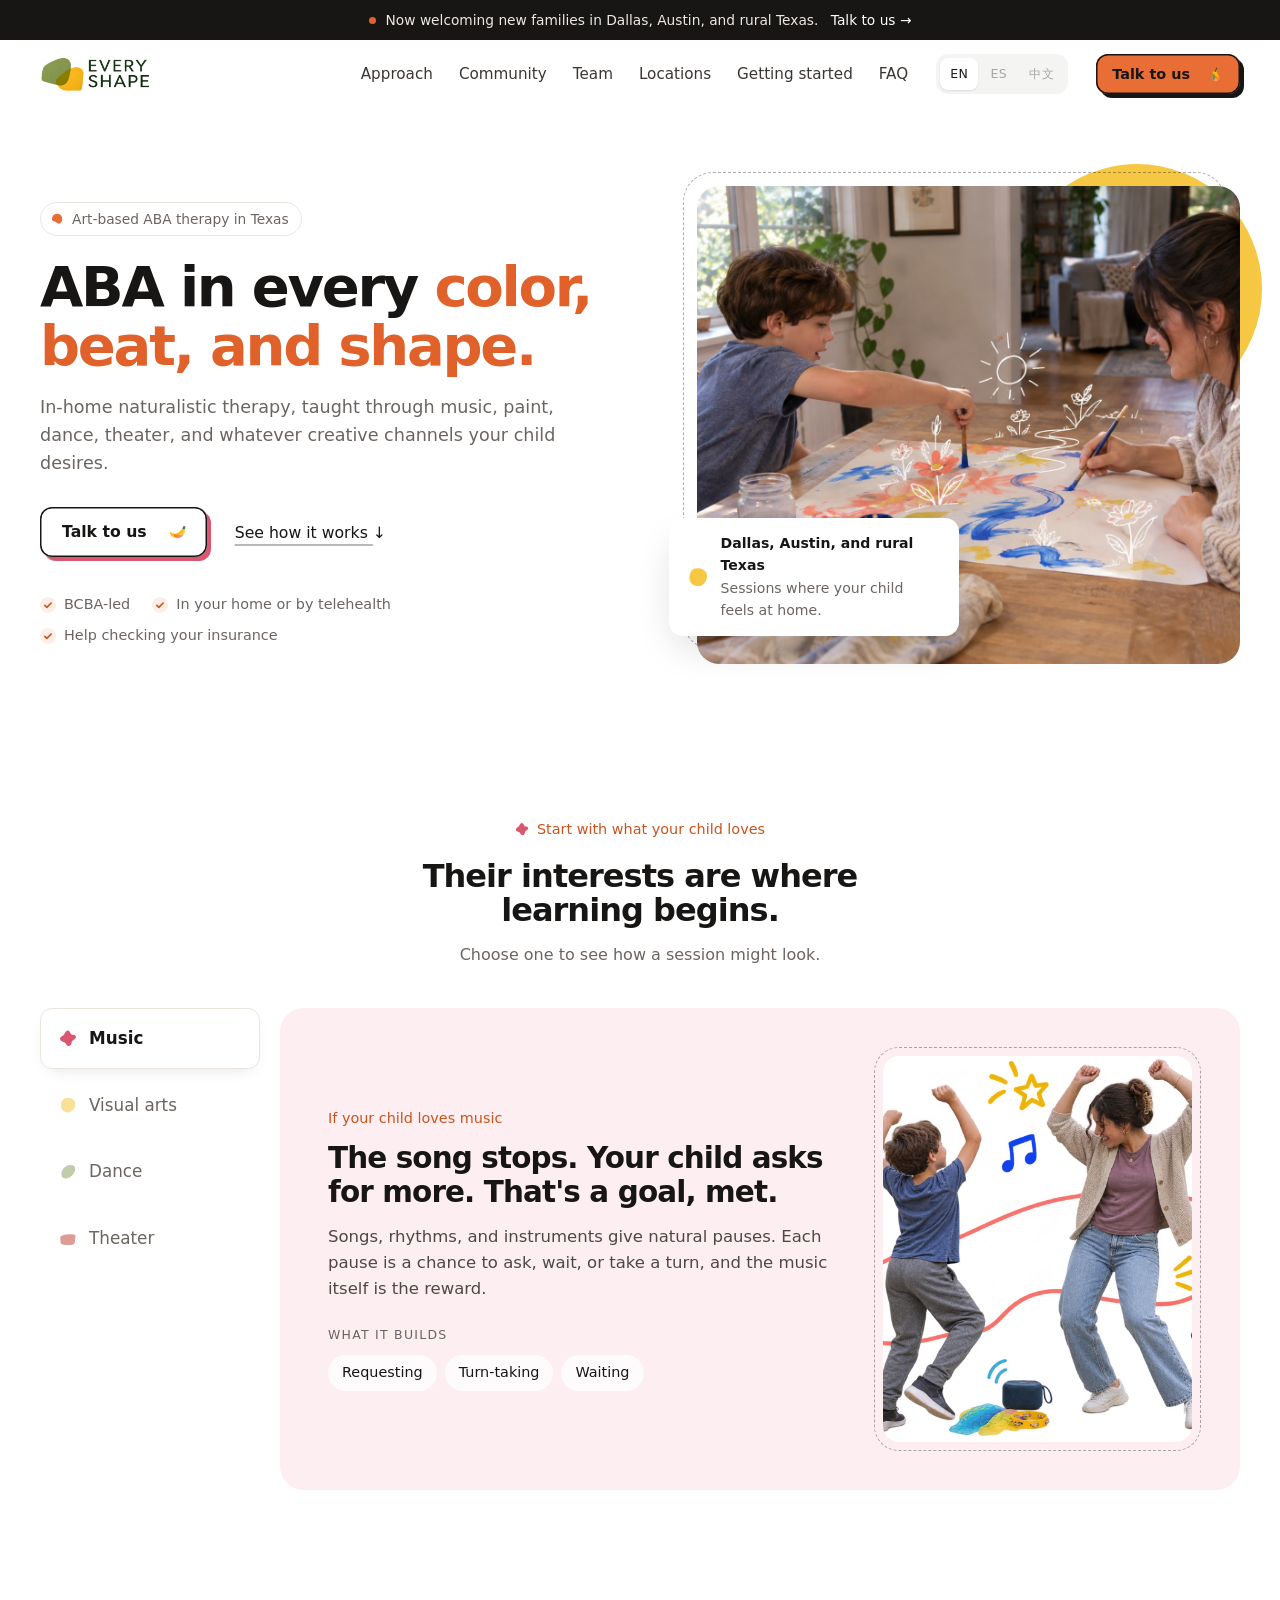
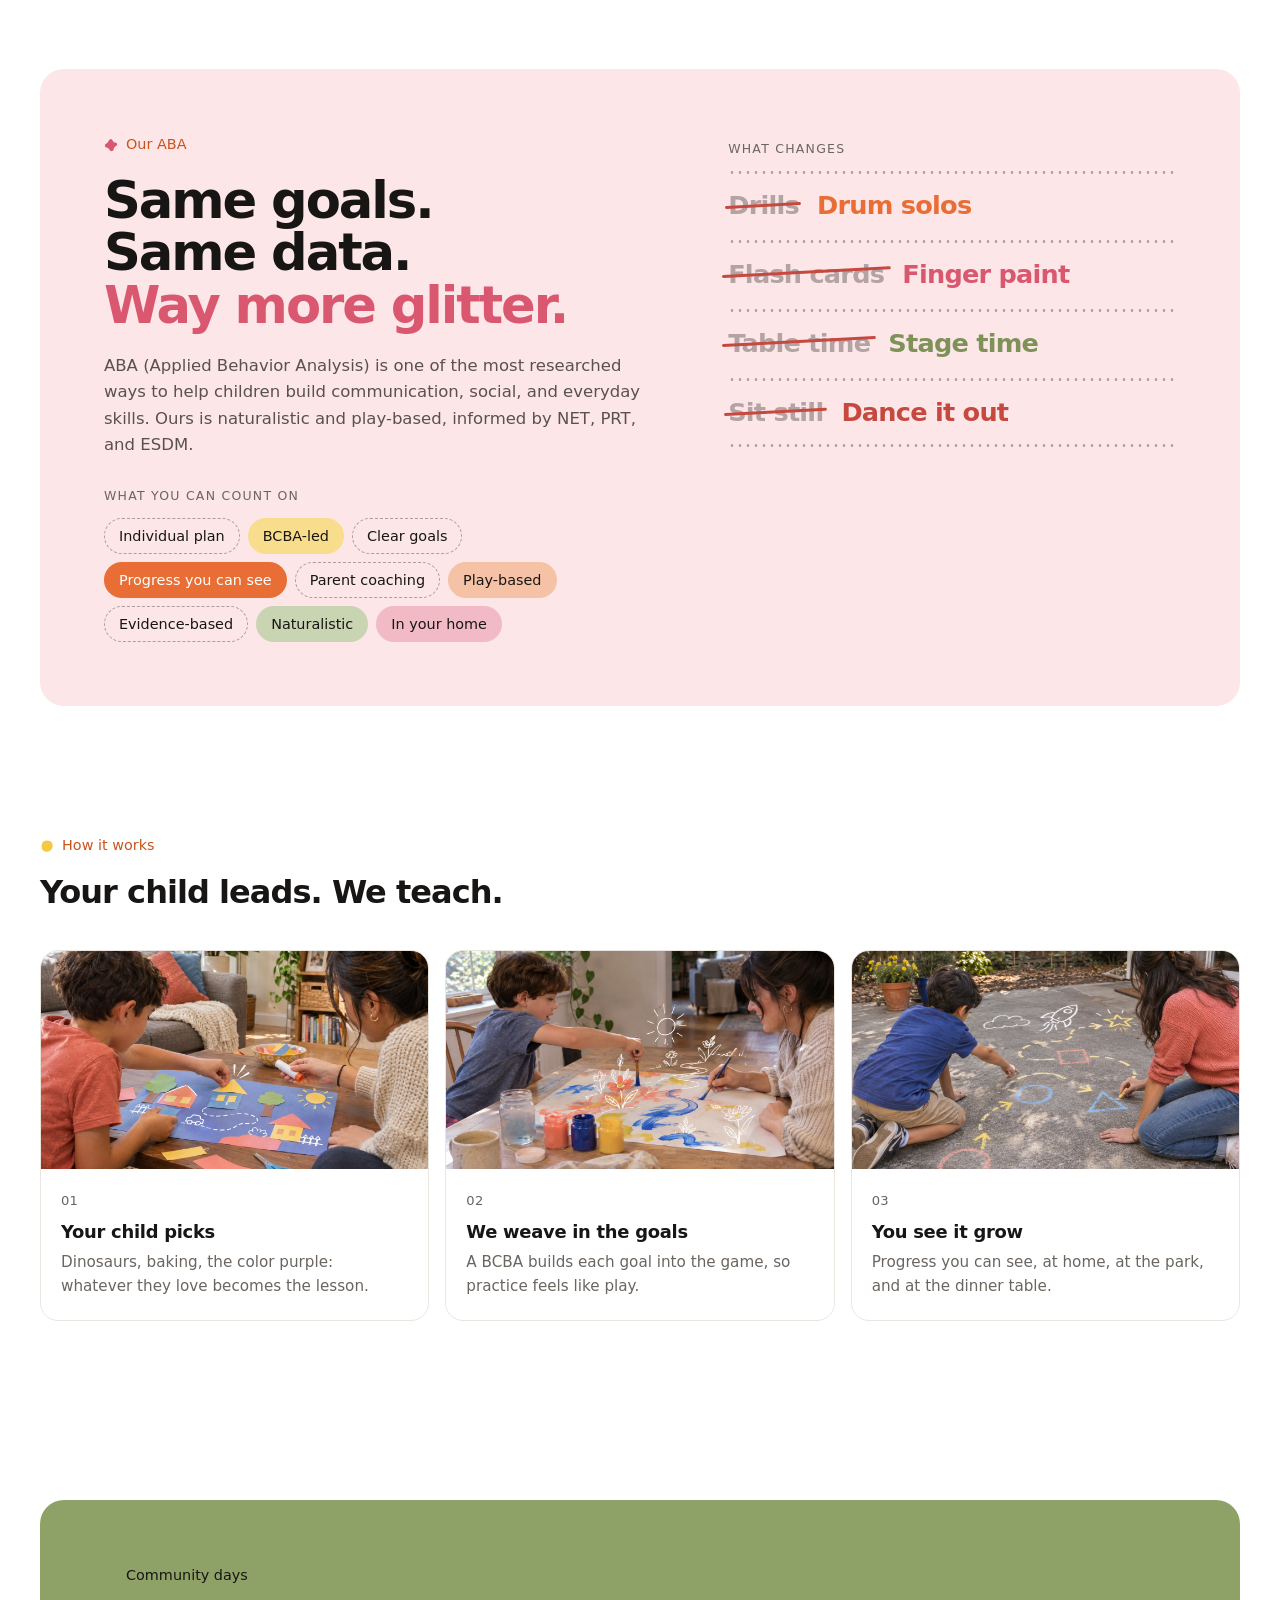
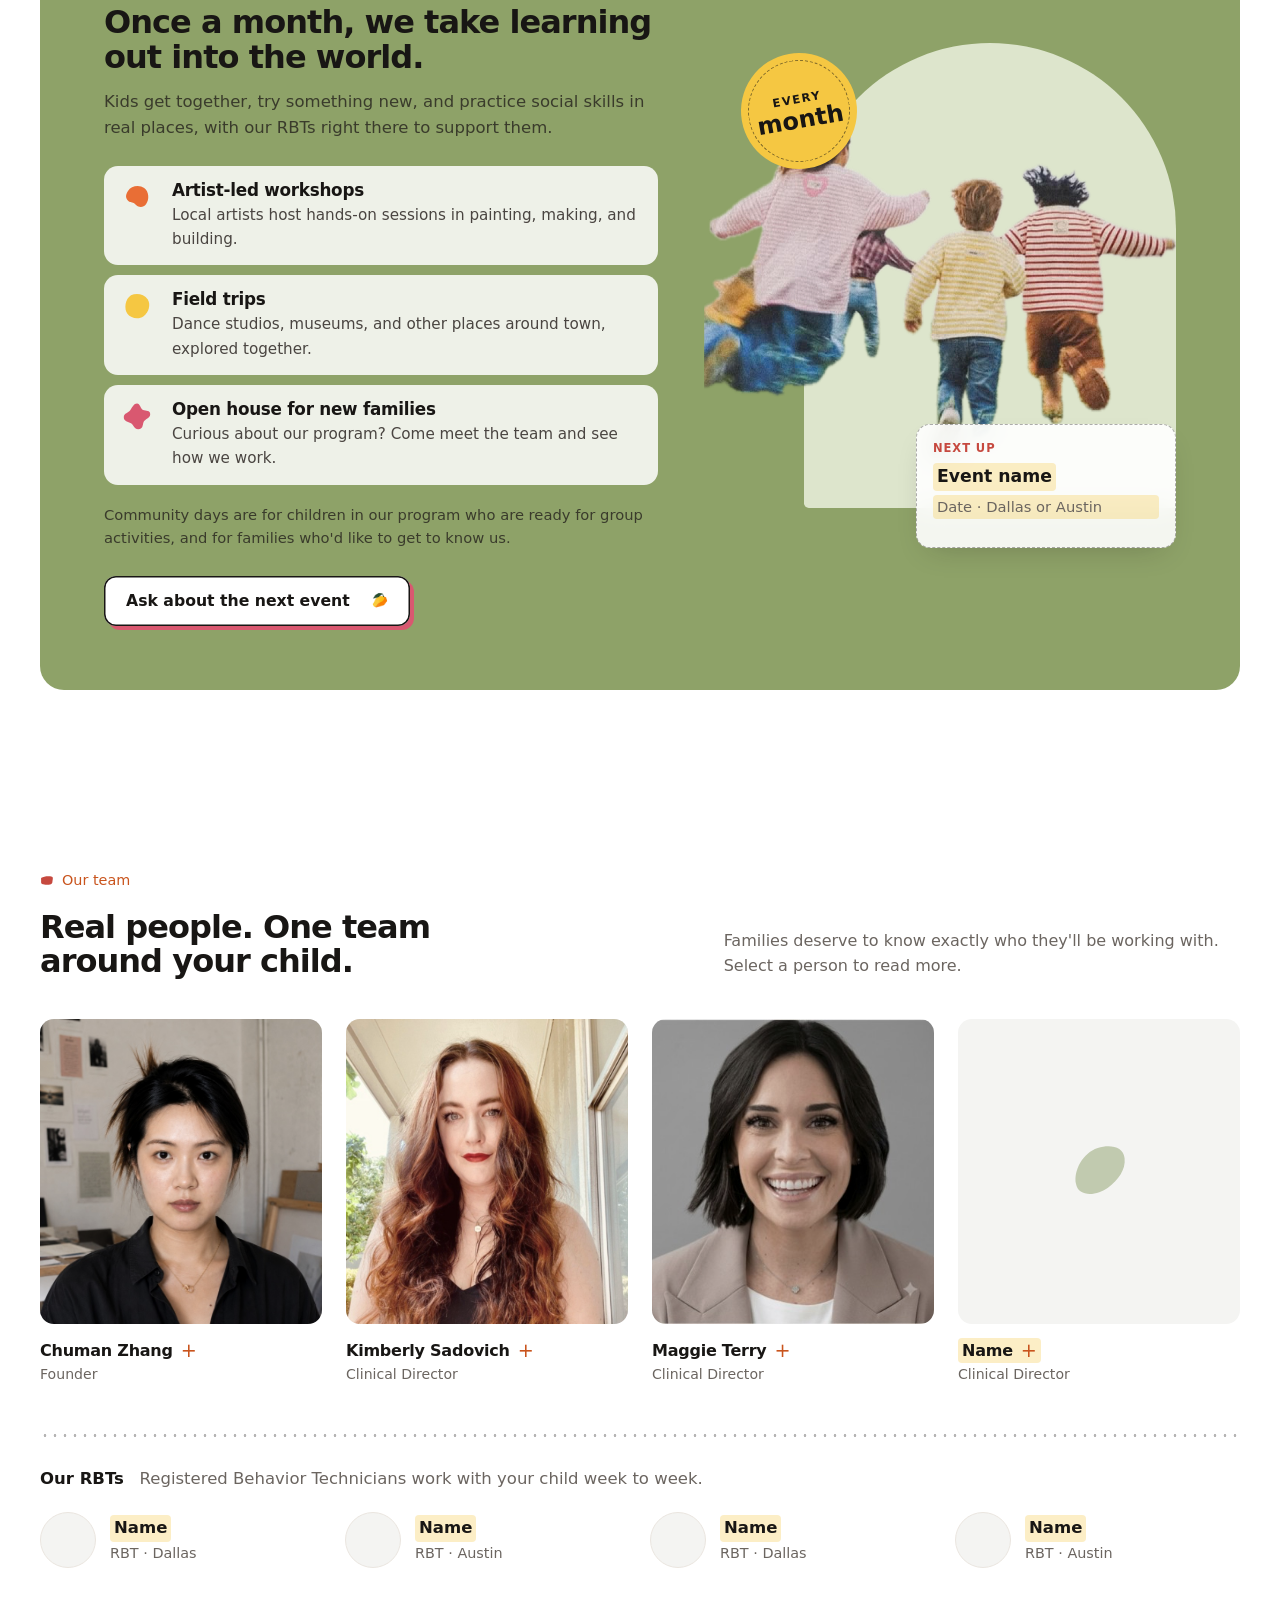
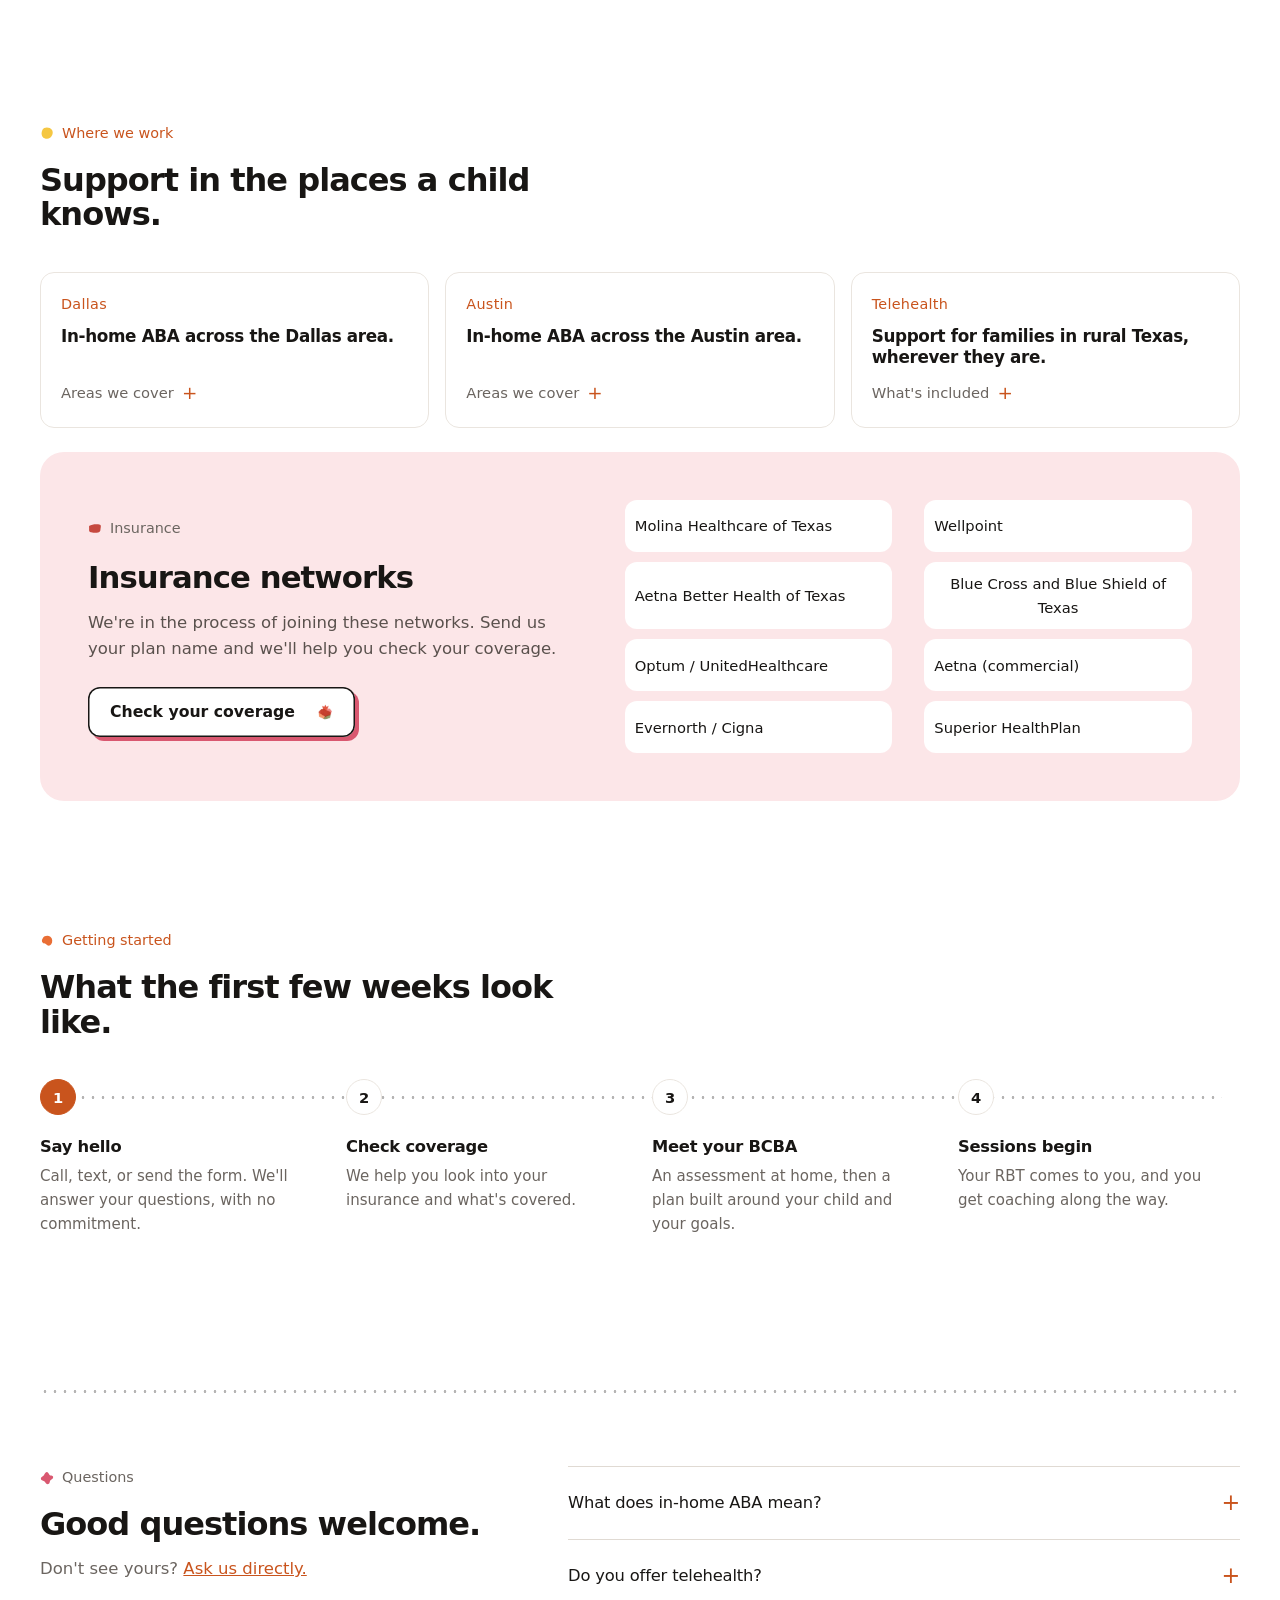
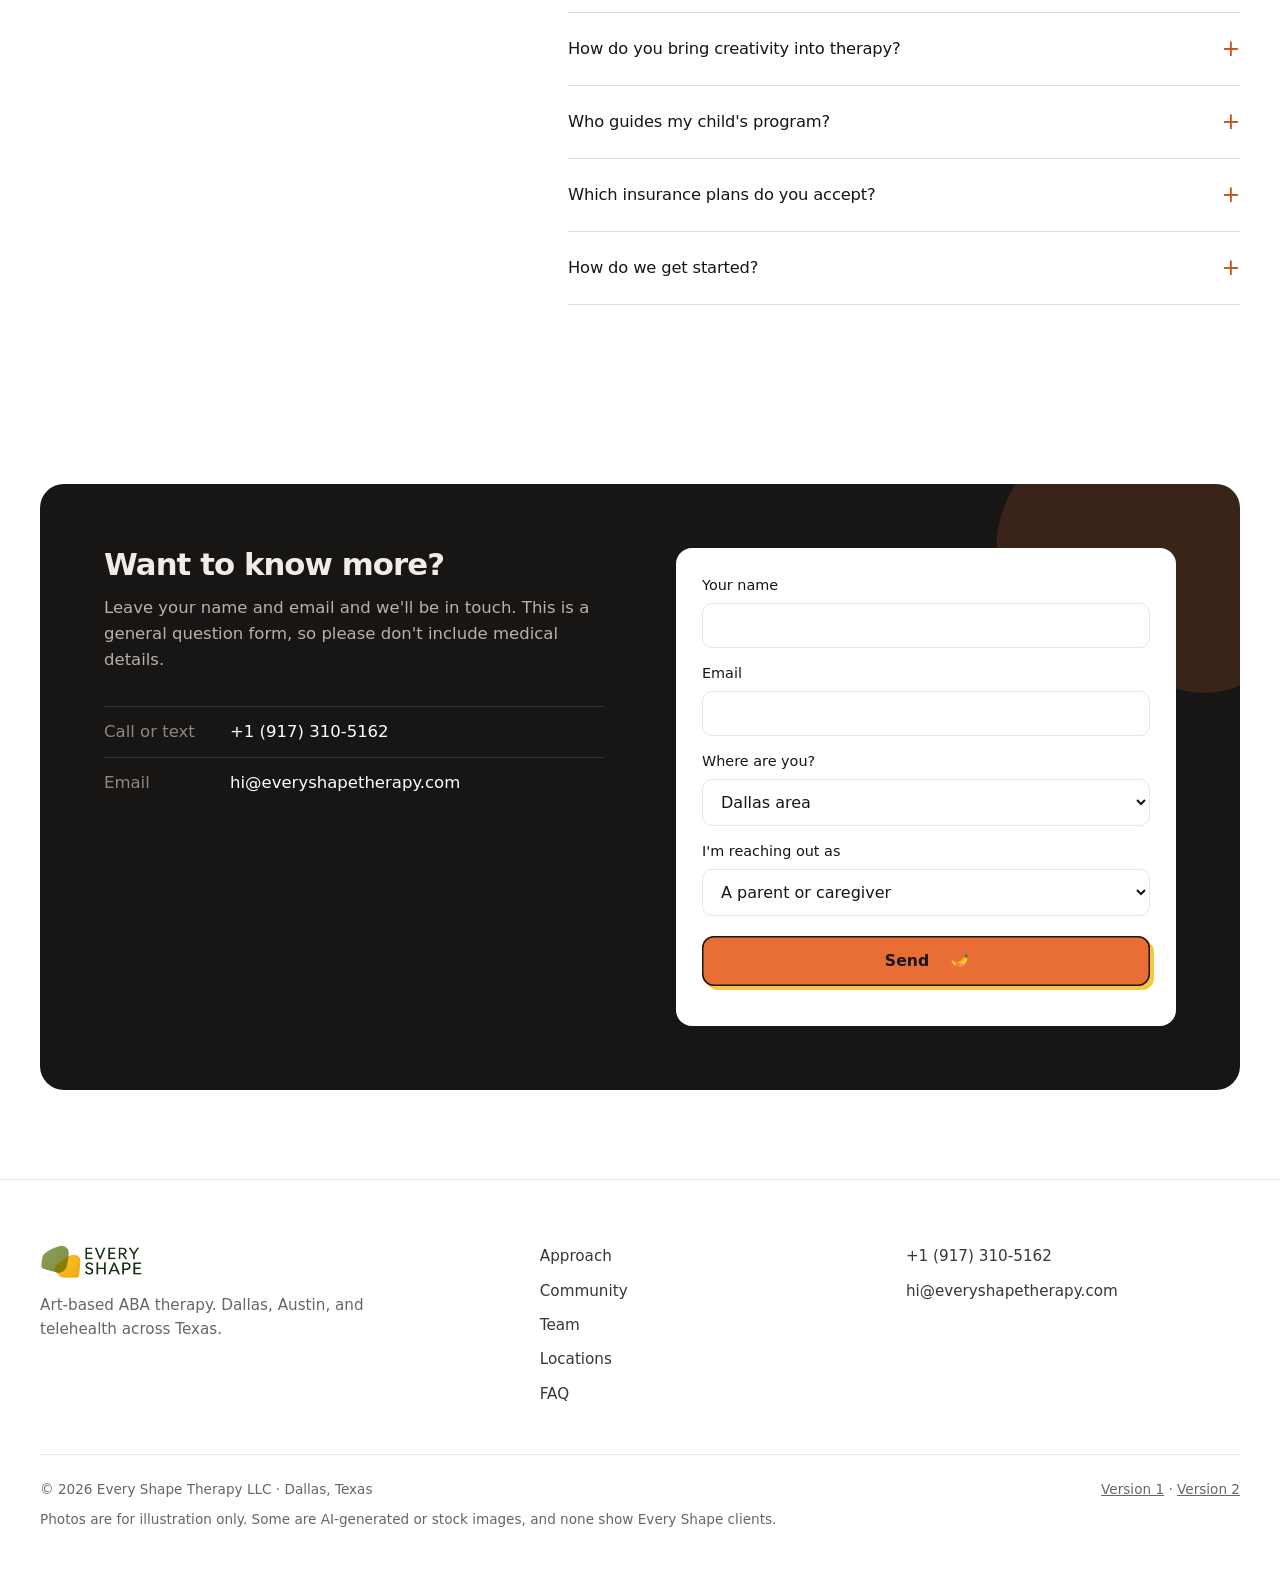
<file: v3/index.html>
<!doctype html>
<html lang="en">
<head>
  <meta charset="utf-8">
  <meta name="viewport" content="width=device-width, initial-scale=1">
  <title>Every Shape Therapy | Art-based ABA in Dallas, Austin and across Texas</title>
  <meta name="description" content="Art-based ABA therapy in Dallas, Austin, and across Texas. In-home naturalistic therapy taught through music, paint, dance, theater, and whatever your child loves.">
  <link rel="icon" type="image/png" href="../assets/img/favicon-1.png">
  <link rel="preconnect" href="https://api.fontshare.com">
  <link href="https://api.fontshare.com/v2/css?f[]=satoshi@400,500,700&display=swap" rel="stylesheet">
  <link rel="stylesheet" href="../assets/motion.css?v=7">
  <link rel="stylesheet" href="v3.css?v=7">
</head>
<body>

<!-- ============================================================
     VERSION 3 — modern, quiet, warm.
     HOW TO EDIT
     - Text: change the words between the tags. Keep the tags.
     - Anything with class="todo" is highlighted on the site.
       Replace the text and delete class="todo" when it's final.
     - Cards with data-open="x" open <template id="x"> (bottom of file).
     ============================================================ -->

<div class="bar">
  <p><span class="bar__dot" aria-hidden="true"></span>Now welcoming new families in Dallas, Austin, and rural Texas. <a href="#contact">Talk to us <span aria-hidden="true">→</span></a></p>
</div>

<header class="top">
  <div class="wrap top__in">
    <a class="brand" href="#top" aria-label="Every Shape Therapy home">
      <img src="../assets/img/logo-primary-tight.png" alt="Every Shape" width="820" height="270">
    </a>
    <nav class="nav" id="nav" aria-label="Main">
      <a href="#loves">Approach</a>
      <a href="#community">Community</a>
      <a href="#team">Team</a>
      <a href="#places">Locations</a>
      <a href="#start">Getting started</a>
      <a href="#faq">FAQ</a>
    </nav>
    <div class="lang" role="group" aria-label="Language"><button type="button" data-lang="en" aria-pressed="true">EN</button><button type="button" data-lang="es" aria-pressed="false">ES</button><button type="button" data-lang="zh" aria-pressed="false" lang="zh-Hans">中文</button></div>
    <a class="btn btn--sm btn--color top__cta" href="#contact" data-cta="fruit" data-fruit="1"><span>Talk to us</span></a>
    <button class="menu" type="button" aria-controls="nav" aria-expanded="false" aria-label="Menu"><span></span><span></span></button>
  </div>
</header>

<main id="top">

  <!-- ===== HERO ===== -->
  <section class="hero">
    <div class="wrap hero__grid">
      <div class="hero__text">
        <p class="pill"><img src="../assets/img/shapes/orange.svg?v=4" alt="" aria-hidden="true">Art-based ABA therapy in Texas</p>
        <h1>ABA in every <span class="hl">color, beat, and shape.</span></h1>
        <p class="hero__sub">In-home naturalistic therapy, taught through music, paint, dance, theater, and whatever creative channels your child desires.</p>
        <div class="btn-row">
          <a class="btn" href="#contact" data-cta="fruit" data-fruit="3"><span>Talk to us</span></a>
          <a class="link" href="#loves">See how it works <span aria-hidden="true">↓</span></a>
        </div>
        <ul class="assure">
          <li>BCBA-led</li><li>In your home or by telehealth</li><li>Help checking your insurance</li>
        </ul>
      </div>
      <figure class="hero__photo">
        <img src="../assets/img/v3/home.jpg" alt="A child painting a little world with a therapist at home">
        <figcaption><img src="../assets/img/shapes/yellow.svg?v=4" alt="" aria-hidden="true"><span><b>Dallas, Austin, and rural Texas</b>Sessions where your child feels at home.</span></figcaption>
      </figure>
    </div>
  </section>

  <!-- ===== WHAT YOUR CHILD LOVES: pick an interest to see how we teach through it ===== -->
  <section class="sec" id="loves">
    <div class="wrap">
      <div class="head head--center" data-reveal>
        <p class="eyebrow"><img src="../assets/img/shapes/pink.svg?v=4" alt="" aria-hidden="true">Start with what your child loves</p>
        <h2>Their interests are where learning begins.</h2>
        <p>Choose one to see how a session might look.</p>
      </div>
      <div class="love" data-tabs data-reveal>
        <div class="love__tabs" role="tablist" aria-label="Your child's interests">
          <button role="tab" id="lt-1" aria-controls="lp-1" aria-selected="true"><img src="../assets/img/shapes/pink.svg?v=4" alt="" aria-hidden="true"><span>Music</span></button>
          <button role="tab" id="lt-2" aria-controls="lp-2" aria-selected="false"><img src="../assets/img/shapes/yellow.svg?v=4" alt="" aria-hidden="true"><span>Visual arts</span></button>
          <button role="tab" id="lt-3" aria-controls="lp-3" aria-selected="false"><img src="../assets/img/shapes/sage.svg?v=4" alt="" aria-hidden="true"><span>Dance</span></button>
          <button role="tab" id="lt-4" aria-controls="lp-4" aria-selected="false"><img src="../assets/img/shapes/red.svg?v=4" alt="" aria-hidden="true"><span>Theater</span></button>
        </div>
        <div class="love__panel love__panel--pink" role="tabpanel" id="lp-1" aria-labelledby="lt-1">
          <div class="love__text">
            <p class="love__if">If your child loves music</p>
            <h3>The song stops. Your child asks for more. That's a goal, met.</h3>
            <p>Songs, rhythms, and instruments give natural pauses. Each pause is a chance to ask, wait, or take a turn, and the music itself is the reward.</p>
            <p class="love__label">What it builds</p>
            <ul class="chips"><li>Requesting</li><li>Turn-taking</li><li>Waiting</li></ul>
          </div>
          <img class="love__img" src="../assets/img/v3/music.jpg" alt="A child and an adult dancing to music at home">
        </div>
        <div class="love__panel love__panel--yellow" role="tabpanel" id="lp-2" aria-labelledby="lt-2" hidden>
          <div class="love__text">
            <p class="love__if">If your child loves drawing and painting</p>
            <h3>Need the blue crayon? Ask for the blue crayon.</h3>
            <p>Painting, drawing, and making give lots of small moments to ask for help, follow a step, and practice hand skills, while making something your child is proud of.</p>
            <p class="love__label">What it builds</p>
            <ul class="chips"><li>Asking for help</li><li>Following directions</li><li>Fine motor</li></ul>
          </div>
          <img class="love__img" src="../assets/img/v3/art.jpg" alt="A child painting at an easel while a therapist holds the paint pots">
        </div>
        <div class="love__panel love__panel--sage" role="tabpanel" id="lp-3" aria-labelledby="lt-3" hidden>
          <div class="love__text">
            <p class="love__if">If your child loves moving and dancing</p>
            <h3>Copy the move. Then teach it to us.</h3>
            <p>Movement games build imitation and body awareness. When your child leads the next move, they practice sharing attention with someone else.</p>
            <p class="love__label">What it builds</p>
            <ul class="chips"><li>Imitation</li><li>Body awareness</li><li>Joint attention</li></ul>
          </div>
          <img class="love__img" src="../assets/img/v3/dance.jpg" alt="A child dancing in the living room">
        </div>
        <div class="love__panel love__panel--red" role="tabpanel" id="lp-4" aria-labelledby="lt-4" hidden>
          <div class="love__text">
            <p class="love__if">If your child loves pretend play</p>
            <h3>The puppet is sad. What should we do?</h3>
            <p>Puppets and pretend play make feelings easier to talk about. Kids practice naming emotions, back-and-forth conversation, and solving small problems.</p>
            <p class="love__label">What it builds</p>
            <ul class="chips"><li>Emotions</li><li>Conversation</li><li>Pretend play</li></ul>
          </div>
          <img class="love__img" src="../assets/img/v3/theater.jpg" alt="A child and an adult playing with hand puppets in a blanket fort">
        </div>
      </div>
    </div>

  </section>

  <!-- ===== APPROACH ===== -->
  <section class="sec" id="approach">
    <div class="wrap">
      <div class="aba" data-reveal>
        <div class="aba__main">
          <p class="eyebrow"><img src="../assets/img/shapes/pink.svg?v=4" alt="" aria-hidden="true">Our ABA</p>
          <h2 class="glitter">Same goals.<br>Same data.<br><span>Way more glitter.</span></h2>
          <p class="aba__lead">ABA (Applied Behavior Analysis) is one of the most researched ways to help children build communication, social, and everyday skills. Ours is naturalistic and play-based, informed by NET, PRT, and ESDM.</p>
          <p class="aba__label">What you can count on</p>
          <ul class="kw">
            <li class="kw--line">Individual plan</li>
            <li class="kw--yellow">BCBA-led</li>
            <li class="kw--line">Clear goals</li>
            <li class="kw--orange">Progress you can see</li>
            <li class="kw--line">Parent coaching</li>
            <li class="kw--peach">Play-based</li>
            <li class="kw--line">Evidence-based</li>
            <li class="kw--sage">Naturalistic</li>
            <li class="kw--pink">In your home</li>
          </ul>
        </div>
        <div class="aba__changes">
          <p class="aba__label">What changes</p>
          <ul class="changes">
            <li><s>Drills</s> <span>Drum solos</span></li>
            <li><s>Flash cards</s> <span>Finger paint</span></li>
            <li><s>Table time</s> <span>Stage time</span></li>
            <li><s>Sit still</s> <span>Dance it out</span></li>
          </ul>
        </div>
      </div>
    </div>

    <div class="wrap how">
      <div class="how__head" data-reveal>
        <p class="eyebrow"><img src="../assets/img/shapes/yellow.svg?v=4" alt="" aria-hidden="true">How it works</p>
        <h2>Your child leads. We teach.</h2>
      </div>
      <div class="tiles">
        <article class="tile" data-reveal>
          <img src="../assets/img/v3/paper.jpg" alt="A child and therapist building a paper neighborhood at home">
          <div class="tile__body"><span class="num">01</span><h3>Your child picks</h3><p>Dinosaurs, baking, the color purple: whatever they love becomes the lesson.</p></div>
        </article>
        <article class="tile" data-reveal="2">
          <img src="../assets/img/v3/home.jpg" alt="A child painting a little world with a therapist">
          <div class="tile__body"><span class="num">02</span><h3>We weave in the goals</h3><p>A BCBA builds each goal into the game, so practice feels like play.</p></div>
        </article>
        <article class="tile" data-reveal="3">
          <img src="../assets/img/v3/outdoor.jpg" alt="A child and therapist drawing a chalk map in the backyard">
          <div class="tile__body"><span class="num">03</span><h3>You see it grow</h3><p>Progress you can see, at home, at the park, and at the dinner table.</p></div>
        </article>
      </div>
    </div>
  </section>

  <!-- ===== COMMUNITY ===== -->
  <section class="sec" id="community">
    <div class="wrap">
      <div class="comm">
        <div class="comm__text" data-reveal>
          <p class="eyebrow"><img src="../assets/img/shapes/sage.svg?v=4" alt="" aria-hidden="true">Community days</p>
          <h2>Once a month, we take learning out into the world.</h2>
          <p class="comm__lead">Kids get together, try something new, and practice social skills in real places, with our RBTs right there to support them.</p>
          <ul class="outings">
            <li><img src="../assets/img/shapes/orange.svg?v=4" alt="" aria-hidden="true"><div><h3>Artist-led workshops</h3><p>Local artists host hands-on sessions in painting, making, and building.</p></div></li>
            <li><img src="../assets/img/shapes/yellow.svg?v=4" alt="" aria-hidden="true"><div><h3>Field trips</h3><p>Dance studios, museums, and other places around town, explored together.</p></div></li>
            <li><img src="../assets/img/shapes/pink.svg?v=4" alt="" aria-hidden="true"><div><h3>Open house for new families</h3><p>Curious about our program? Come meet the team and see how we work.</p></div></li>
          </ul>
          <p class="comm__who">Community days are for children in our program who are ready for group activities, and for families who'd like to get to know us.</p>
          <a class="btn" href="#contact" data-cta="fruit" data-fruit="2"><span>Ask about the next event</span></a>
        </div>
        <div class="comm__art" data-reveal="2">
          <div class="comm__arch"></div>
          <img class="cut comm__kids" src="../assets/img/cutouts/running-kids.png" alt="A group of kids running together through a field">
          <div class="stamp" aria-hidden="true"><span>Every</span><b>month</b></div>
          <div class="next">
            <p class="next__label">Next up</p>
            <p class="next__name todo">Event name</p>
            <p class="next__meta todo">Date · Dallas or Austin</p>
          </div>
        </div>
      </div>
    </div>
  </section>

  <!-- ===== TEAM ===== -->
  <section class="sec" id="team">
    <div class="wrap">
      <div class="head head--row" data-reveal>
        <div>
          <p class="eyebrow"><img src="../assets/img/shapes/red.svg?v=4" alt="" aria-hidden="true">Our team</p>
          <h2>Real people. One team around your child.</h2>
        </div>
        <p>Families deserve to know exactly who they'll be working with. Select a person to read more.</p>
      </div>
      <div class="people" data-group>
        <button class="person" data-open="x-chuman" aria-expanded="false" data-reveal>
          <span class="person__photo"><img src="../assets/img/team/chuman-zhang.jpg" alt=""></span>
          <span class="person__name">Chuman Zhang</span>
          <span class="person__role">Founder</span>
        </button>
        <button class="person" data-open="x-kimberly" aria-expanded="false" data-reveal="2">
          <span class="person__photo"><img src="../assets/img/team/kimberly-sadovich.jpg" alt=""></span>
          <span class="person__name">Kimberly Sadovich</span>
          <span class="person__role">Clinical Director</span>
        </button>
        <button class="person" data-open="x-maggie" aria-expanded="false" data-reveal="3">
          <span class="person__photo"><img src="../assets/img/team/maggie-terry.jpg" alt=""></span>
          <span class="person__name">Maggie Terry</span>
          <span class="person__role">Clinical Director</span>
        </button>
        <button class="person" data-open="x-cd4" aria-expanded="false" data-reveal="4">
          <span class="person__photo person__photo--empty"><img src="../assets/img/shapes/sage.svg?v=4" alt=""></span>
          <span class="person__name todo">Name</span>
          <span class="person__role">Clinical Director</span>
        </button>
      </div>
      <div class="rbts" data-reveal>
        <p class="rbts__label">Our RBTs <span>Registered Behavior Technicians work with your child week to week.</span></p>
        <div class="rbts__grid">
          <div class="rbt"><span class="rbt__photo"></span><p><b class="todo">Name</b><span>RBT · Dallas</span></p></div>
          <div class="rbt"><span class="rbt__photo"></span><p><b class="todo">Name</b><span>RBT · Austin</span></p></div>
          <div class="rbt"><span class="rbt__photo"></span><p><b class="todo">Name</b><span>RBT · Dallas</span></p></div>
          <div class="rbt"><span class="rbt__photo"></span><p><b class="todo">Name</b><span>RBT · Austin</span></p></div>
        </div>
      </div>
    </div>
  </section>

  <!-- ===== LOCATIONS + INSURANCE ===== -->
  <section class="sec sec--compact" id="places">
    <div class="wrap">
      <div class="head" data-reveal>
        <p class="eyebrow"><img src="../assets/img/shapes/yellow.svg?v=4" alt="" aria-hidden="true">Where we work</p>
        <h2>Support in the places a child knows.</h2>
      </div>
      <div class="cards" data-group>
        <button class="card" data-open="x-dallas" aria-expanded="false" data-reveal>
          <span class="num">Dallas</span>
          <span class="card__title">In-home ABA across the Dallas area.</span>
          <span class="card__more">Areas we cover</span>
        </button>
        <button class="card" data-open="x-austin" aria-expanded="false" data-reveal="2">
          <span class="num">Austin</span>
          <span class="card__title">In-home ABA across the Austin area.</span>
          <span class="card__more">Areas we cover</span>
        </button>
        <button class="card" data-open="x-tele" aria-expanded="false" data-reveal="3">
          <span class="num">Telehealth</span>
          <span class="card__title">Support for families in rural Texas, wherever they are.</span>
          <span class="card__more">What's included</span>
        </button>
      </div>

      <!-- INSURANCE: network applications in progress. Edit as plans are confirmed. -->
      <div class="ins" data-reveal>
        <div class="ins__text">
          <p class="eyebrow"><img src="../assets/img/shapes/red.svg?v=4" alt="" aria-hidden="true">Insurance</p>
          <h3>Insurance networks</h3>
          <p>We're in the process of joining these networks. Send us your plan name and we'll help you check your coverage.</p>
          <a class="btn" href="#contact" data-cta="fruit" data-fruit="4"><span>Check your coverage</span></a>
        </div>
        <ul class="ins__list">
          <li>Molina Healthcare of Texas</li>
          <li>Wellpoint</li>
          <li>Aetna Better Health of Texas</li>
          <li>Blue Cross and Blue Shield of Texas</li>
          <li>Optum / UnitedHealthcare</li>
          <li>Aetna (commercial)</li>
          <li>Evernorth / Cigna</li>
          <li>Superior HealthPlan</li>
        </ul>
      </div>
    </div>
  </section>

  <!-- ===== GETTING STARTED (please review these steps) ===== -->
  <section class="sec sec--compact" id="start">
    <div class="wrap">
      <div class="head" data-reveal>
        <p class="eyebrow"><img src="../assets/img/shapes/orange.svg?v=4" alt="" aria-hidden="true">Getting started</p>
        <h2>What the first few weeks look like.</h2>
      </div>
      <ol class="steps" data-reveal>
        <li><span class="steps__n">1</span><h3>Say hello</h3><p>Call, text, or send the form. We'll answer your questions, with no commitment.</p></li>
        <li><span class="steps__n">2</span><h3>Check coverage</h3><p>We help you look into your insurance and what's covered.</p></li>
        <li><span class="steps__n">3</span><h3>Meet your BCBA</h3><p>An assessment at home, then a plan built around your child and your goals.</p></li>
        <li><span class="steps__n">4</span><h3>Sessions begin</h3><p>Your RBT comes to you, and you get coaching along the way.</p></li>
      </ol>
    </div>
  </section>

  <!-- ===== FAQ ===== -->
  <section class="sec sec--line" id="faq">
    <div class="wrap faq">
      <div data-reveal>
        <p class="eyebrow"><img src="../assets/img/shapes/pink.svg?v=4" alt="" aria-hidden="true">Questions</p>
        <h2>Good questions welcome.</h2>
        <p>Don't see yours? <a href="#contact">Ask us directly.</a></p>
      </div>
      <div class="acc" data-reveal="2">
        <details><summary>What does in-home ABA mean?</summary><div class="acc__a"><p class="todo">Answer to add.</p></div></details>
        <details><summary>Do you offer telehealth?</summary><div class="acc__a"><p class="todo">Answer to add.</p></div></details>
        <details><summary>How do you bring creativity into therapy?</summary><div class="acc__a"><p class="todo">Answer to add.</p></div></details>
        <details><summary>Who guides my child's program?</summary><div class="acc__a"><p class="todo">Answer to add.</p></div></details>
        <details><summary>Which insurance plans do you accept?</summary><div class="acc__a"><p class="todo">Answer to add.</p></div></details>
        <details><summary>How do we get started?</summary><div class="acc__a"><p>Reach out using the form below or give us a call. We'll talk through your questions and next steps, with no commitment.</p></div></details>
      </div>
    </div>
  </section>

  <!-- ===== CONTACT ===== -->
  <section class="sec" id="contact">
    <div class="wrap">
      <div class="contact" data-reveal>
        <div class="contact__text">
          <h2>Want to know more?</h2>
          <p>Leave your name and email and we'll be in touch. This is a general question form, so please don't include medical details.</p>
          <dl>
            <div><dt>Call or text</dt><dd><a href="tel:+19173105162">+1 (917) 310-5162</a></dd></div>
            <div><dt>Email</dt><dd><a href="mailto:hi@everyshapetherapy.com">hi@everyshapetherapy.com</a></dd></div>
          </dl>
        </div>
        <form class="form" id="contact-form">
          <label><span>Your name</span><input type="text" name="name" autocomplete="name" required></label>
          <label><span>Email</span><input type="email" name="email" autocomplete="email" required></label>
          <label><span>Where are you?</span><select name="area"><option>Dallas area</option><option>Austin area</option><option>Elsewhere in Texas</option></select></label>
          <label><span>I'm reaching out as</span><select name="role"><option>A parent or caregiver</option><option>A potential team member</option><option>Interested in community events</option><option>A referral partner</option><option>Something else</option></select></label>
          <button class="btn btn--color" type="submit" data-cta="fruit" data-fruit="3"><span>Send</span></button>
          <p class="form__note" id="form-note" role="status"></p>
        </form>
      </div>
    </div>
  </section>

</main>

<footer class="foot">
  <div class="wrap foot__in">
    <div>
      <img src="../assets/img/logo-primary-tight.png" alt="Every Shape" width="820" height="270">
      <p>Art-based ABA therapy. Dallas, Austin, and telehealth across Texas.</p>
    </div>
    <nav aria-label="Footer">
      <a href="#approach">Approach</a><a href="#community">Community</a><a href="#team">Team</a><a href="#places">Locations</a><a href="#faq">FAQ</a>
    </nav>
    <div class="foot__contact">
      <a href="tel:+19173105162">+1 (917) 310-5162</a>
      <a href="mailto:hi@everyshapetherapy.com">hi@everyshapetherapy.com</a>
    </div>
  </div>
  <div class="wrap foot__base">
    <p>© <span id="year">2026</span> Every Shape Therapy LLC · Dallas, Texas</p>
    <p class="disclaimer">Photos are for illustration only. Some are AI-generated or stock images, and none show Every Shape clients.</p>
    <p><a href="../">Version 1</a> · <a href="../v2/">Version 2</a></p>
  </div>
</footer>

<!-- ============================================================
     OPENED CONTENT
     ============================================================ -->
<template id="x-chuman">
  <img class="x__photo" src="../assets/img/team/chuman-zhang.jpg" alt="Chuman Zhang">
  <div>
    <p class="x__kicker">Founder</p>
    <h3>Chuman Zhang</h3>
    <p class="todo">Why you started Every Shape, in two or three warm sentences.</p>
    <dl class="x__facts">
      <div><dt>Background</dt><dd class="todo">Degrees, certifications, years in the field</dd></div>
      <div><dt>Focus</dt><dd class="todo">What they lead at Every Shape</dd></div>
      <div><dt>Languages</dt><dd class="todo">English, Mandarin…</dd></div>
    </dl>
  </div>
</template>
<template id="x-kimberly">
  <img class="x__photo" src="../assets/img/team/kimberly-sadovich.jpg" alt="Kimberly Sadovich">
  <div>
    <p class="x__kicker">Clinical Director</p>
    <h3>Kimberly Sadovich <span class="todo">credentials</span></h3>
    <p class="todo">Clinical background, and what they love about this work.</p>
    <dl class="x__facts">
      <div><dt>Background</dt><dd class="todo">Degrees, certifications, years in the field</dd></div>
      <div><dt>Focus</dt><dd class="todo">Ages, areas, or approaches they know best</dd></div>
      <div><dt>Based in</dt><dd class="todo">Dallas, Austin, or telehealth</dd></div>
    </dl>
  </div>
</template>
<template id="x-maggie">
  <img class="x__photo" src="../assets/img/team/maggie-terry.jpg" alt="Maggie Terry">
  <div>
    <p class="x__kicker">Clinical Director</p>
    <h3>Maggie Terry <span class="todo">credentials</span></h3>
    <p class="todo">Clinical background, and what they love about this work.</p>
    <dl class="x__facts">
      <div><dt>Background</dt><dd class="todo">Degrees, certifications, years in the field</dd></div>
      <div><dt>Focus</dt><dd class="todo">Ages, areas, or approaches they know best</dd></div>
      <div><dt>Based in</dt><dd class="todo">Dallas, Austin, or telehealth</dd></div>
    </dl>
  </div>
</template>
<template id="x-cd4">
  <div>
    <p class="x__kicker">Clinical Director</p>
    <h3 class="todo">Name, credentials</h3>
    <p class="todo">Clinical background, and what they love about this work.</p>
  </div>
</template>
<template id="x-dallas">
  <div>
    <p class="x__kicker">Dallas</p>
    <h3>Our home base.</h3>
    <p>We provide in-home ABA across the Dallas area.</p>
    <p class="todo">List the cities or ZIP codes you cover.</p>
  </div>
</template>
<template id="x-austin">
  <div>
    <p class="x__kicker">Austin</p>
    <h3>In-home ABA across the Austin area.</h3>
    <p class="todo">List the cities or ZIP codes you cover.</p>
  </div>
</template>
<template id="x-tele">
  <div>
    <p class="x__kicker">Telehealth</p>
    <h3>Support for families in rural Texas.</h3>
    <p class="todo">Describe what telehealth support includes.</p>
  </div>
</template>

<script src="../assets/i18n-strings.js?v=7"></script>
<script src="../assets/i18n.js?v=1"></script>
<script src="../assets/motion.js?v=3"></script>
<script src="v3.js?v=4"></script>
</body>
</html>
</file>
<file: assets/motion.css>
/* ============================================================
   EVERY SHAPE — shared motion styles (cursor, magnetic, reveal)
   ============================================================ */

/* custom cursor: a small orange dot plus a soft ring that trails it */
.has-es-cursor, .has-es-cursor a, .has-es-cursor button, .has-es-cursor summary,
.has-es-cursor label, .has-es-cursor select, .has-es-cursor [data-cursor] { cursor: none; }
.has-es-cursor input, .has-es-cursor textarea { cursor: text; }

.es-cursor { position: fixed; inset: 0 auto auto 0; z-index: 9999; pointer-events: none; }
.es-cursor__dot, .es-cursor__ring {
  position: fixed; left: 0; top: 0; pointer-events: none; will-change: transform;
}
.es-cursor__dot {
  width: 8px; height: 8px; margin: -4px 0 0 -4px; border-radius: 50%;
  background: #E96E35;
  transition: opacity .2s, width .2s, height .2s, margin .2s;
}
.es-cursor__ring {
  width: 36px; height: 36px; margin: -18px 0 0 -18px;
  display: grid; place-items: center;
}
.es-cursor__ring::before {
  content: ""; position: absolute; inset: 0; border-radius: 50%;
  border: 1.5px solid rgba(42, 37, 35, .45);
  transition: transform .3s cubic-bezier(.2,.8,.2,1), background-color .3s, border-color .3s;
}
.es-cursor__label {
  position: relative; font: 700 11px/1 "Nunito Sans", system-ui, sans-serif;
  letter-spacing: .08em; text-transform: uppercase; color: #2A2523;
  opacity: 0; transition: opacity .2s;
}
.es-cursor.is-hover .es-cursor__ring::before { transform: scale(1.6); background: rgba(233, 110, 53, .14); border-color: rgba(233, 110, 53, .6); }
.es-cursor.is-hover .es-cursor__dot { opacity: 0; }
.es-cursor.has-label .es-cursor__ring::before {
  transform: scale(2.3);
  background: rgba(255, 255, 255, .55); border-color: rgba(255, 255, 255, .7);
  -webkit-backdrop-filter: blur(8px); backdrop-filter: blur(8px);
}
.es-cursor.has-label .es-cursor__label { opacity: 1; }
.es-cursor.is-down .es-cursor__ring::before { transform: scale(.8); }
.es-cursor.is-text { opacity: 0; }
.es-cursor.is-hidden { opacity: 0; }

/* magnetic elements glide back smoothly */
[data-magnetic] { transition: translate .45s cubic-bezier(.2,.8,.2,1); }
[data-magnetic].is-magnetic { transition: translate .12s linear; }

/* reveal on scroll */
.es-reveal-ready [data-reveal] {
  opacity: 0; translate: 0 28px;
  transition: opacity .8s cubic-bezier(.2,.8,.2,1), translate .8s cubic-bezier(.2,.8,.2,1);
}
.es-reveal-ready [data-reveal].is-in { opacity: 1; translate: 0 0; }
.es-reveal-ready [data-reveal="2"] { transition-delay: .08s; }
.es-reveal-ready [data-reveal="3"] { transition-delay: .16s; }
.es-reveal-ready [data-reveal="4"] { transition-delay: .24s; }

@media (prefers-reduced-motion: reduce) {
  [data-magnetic] { transition: none; }
}

/* ---------- LANGUAGE SWITCHER ---------- */
.lang { display: inline-flex; align-items: center; gap: 2px; padding: 3px; border-radius: 999px; border: 1px solid rgba(42, 37, 35, .14); background: rgba(255, 255, 255, .6); }
.lang button {
  border: 0; background: none; cursor: pointer; padding: 6px 10px; border-radius: 999px;
  font: 800 .78rem/1 "Nunito Sans", system-ui, sans-serif; letter-spacing: .04em; color: inherit; opacity: .6;
  transition: background-color .25s, color .25s, opacity .25s;
}
.lang button:hover { opacity: 1; }
.lang button[aria-pressed="true"] { background: #2A2523; color: #fff; opacity: 1; }
.lang--dark { border-color: rgba(255, 255, 255, .14); background: rgba(255, 255, 255, .06); }
.lang--dark button[aria-pressed="true"] { background: #F4ECE4; color: #2A2523; }

/* Chinese: fall back to good system fonts for characters */
:lang(zh-Hans) body, :lang(zh-Hans) h1, :lang(zh-Hans) h2, :lang(zh-Hans) h3, :lang(zh-Hans) button {
  font-family: "Nunito Sans", "PingFang SC", "Hiragino Sans GB", "Noto Sans SC", "Microsoft YaHei", sans-serif;
  letter-spacing: 0;
}

/* ---------- PLAYFUL CTA BUTTONS ---------- */
.cta { overflow: visible; }
/* leave room above buttons whose doodle buddy pops up */
.btn-row:has(.cta-buddy), .btns:has(.cta-buddy) { margin-top: 58px; }
.paper-form .cta:has(.cta-buddy), .form .cta:has(.cta-buddy) { margin-top: 46px; }
.cta-eyes { position: relative; display: inline-flex; gap: 2px; margin-left: 8px; vertical-align: middle; }
.cta-eye {
  width: 17px; height: 17px; border-radius: 50%; background: #fff;
  box-shadow: inset 0 0 0 1.5px #2A2523;
  display: grid; place-items: center; transition: transform .12s;
}
.cta-eye i { width: 8px; height: 8px; border-radius: 50%; background: #2A2523; transition: transform .08s linear; }
.cta-eyes.is-blink .cta-eye { transform: scaleY(.1); }
.cta:hover .cta-eye { transform: scale(1.12); }

.cta-buddy {
  position: absolute; left: 50%; bottom: 62%; width: 96px; height: auto; z-index: -3;
  fill: none; stroke: #2A2523; stroke-width: 2.6; stroke-linecap: round; stroke-linejoin: round;
  transform: translate(-50%, 55%) scale(.7); opacity: 0;
  transition: transform .5s cubic-bezier(.3, 1.5, .5, 1), opacity .25s;
  pointer-events: none;
}
.cta-buddy .f { fill: #fff; }
.cta-buddy .d { fill: #2A2523; stroke: none; }
.cta:hover .cta-buddy, .cta:focus-visible .cta-buddy { transform: translate(-50%, 0) scale(1); opacity: 1; }
.cta-buddy__arm { transform-origin: 84px 64px; transform-box: view-box; }
.cta:hover .cta-buddy__arm { animation: buddyWave .6s ease-in-out .35s infinite alternate; }
@keyframes buddyWave { from { transform: rotate(-10deg); } to { transform: rotate(14deg); } }
.cta-buddy__x { stroke-dasharray: 40; stroke-dashoffset: 40; transition: stroke-dashoffset .5s .35s; }
.cta:hover .cta-buddy__x { stroke-dashoffset: 0; }

.cta-sparks {
  position: absolute; inset: -18px -26px; width: calc(100% + 52px); height: calc(100% + 36px);
  fill: none; stroke: #2A2523; stroke-width: 1.6; stroke-linejoin: round; pointer-events: none; z-index: -3;
}
.cta-sparks > * { stroke-dasharray: 60; stroke-dashoffset: 60; transition: stroke-dashoffset .6s cubic-bezier(.2,.8,.2,1); }
.cta-sparks > *:nth-child(2) { transition-delay: .06s; }
.cta-sparks > *:nth-child(3) { transition-delay: .12s; }
.cta-sparks > *:nth-child(4), .cta-sparks > *:nth-child(5) { transition-delay: .18s; }
.cta:hover .cta-sparks > * { stroke-dashoffset: 0; }

.cta-bit { position: fixed; z-index: 9998; width: 12px; height: 12px; pointer-events: none; }
.cta-bit--0 { border-radius: 50%; }
.cta-bit--1 { border-radius: 999px 999px 2px 2px; }
.cta-bit--2 { border-radius: 58% 42% 55% 45% / 48% 60% 40% 52%; width: 14px; }

@media (prefers-reduced-motion: reduce) {
  .cta-buddy, .cta-sparks > * { transition: none; }
}

/* ---------- white line doodles drawn over photos ---------- */
.doodle { position: absolute; pointer-events: none; fill: none; stroke: #fff; stroke-width: 3.2; stroke-linecap: round; stroke-linejoin: round; overflow: visible;
  filter: drop-shadow(0 1px 1px rgba(42, 37, 35, .25)); }
.doodle > * { stroke-dasharray: 220; stroke-dashoffset: 220; animation: doodleDraw 1.4s cubic-bezier(.2,.8,.2,1) forwards; }
.doodle > *:nth-child(2) { animation-delay: .15s; }
.doodle > *:nth-child(3), .doodle > *:nth-child(4), .doodle > *:nth-child(5) { animation-delay: .35s; }
.doodle > *:nth-child(6), .doodle > *:nth-child(7) { animation-delay: .5s; }
.doodle > *:nth-child(8), .doodle > *:nth-child(9) { animation-delay: .65s; }
@keyframes doodleDraw { to { stroke-dashoffset: 0; } }
@media (prefers-reduced-motion: reduce) { .doodle > * { animation: none; stroke-dashoffset: 0; } }

/* fruit on buttons: tilts and hops on hover */
.cta-fruit { width: 36px; height: 36px; object-fit: contain; margin: -10px -6px -10px 8px; vertical-align: middle; position: relative; transition: transform .35s cubic-bezier(.3, 1.6, .5, 1); }
.cta:hover .cta-fruit { transform: rotate(-16deg) translateY(-3px) scale(1.18); }
.cta:active .cta-fruit { transform: rotate(10deg) scale(.95); }
.paper-btn > span, .pill-btn > span { display: inline-flex; align-items: center; }
.lang button { white-space: nowrap; }

/* language toggle: outlined pills, same language as the buttons */
.lang { gap: 4px; padding: 0; border: 0; background: none; }
.lang button { border: 1.5px solid currentColor; opacity: .55; padding: 5px 10px; }
.lang button:hover { opacity: .9; }
.lang button[aria-pressed="true"] { opacity: 1; background: #2A2523; border-color: #2A2523; color: #fff; }
.lang--dark { background: none; }
.lang--dark button[aria-pressed="true"] { background: #F4ECE4; border-color: #F4ECE4; color: #2A2523; }
</file>
<file: styles.css>
/* ============================================================
   EVERY SHAPE THERAPY — styles
   One system for the whole page:
   - Sections are sheets of colored paper with a soft wavy top.
   - Four brand colors each belong to one art form
     (music = pink, visual arts = yellow, dance = sage, theater = red);
     orange is the action color.
   - A dotted line joins the numbered "stops" from section to section.
   - Two sizes for controls (40px small, 52px regular), one corner (12px).
   ============================================================ */

/* ---------- SECTION COLORS (change these to recolor the site) ---------- */
:root {
  --orange: #E96E35;
  --yellow: #F5C742;
  --pink:   #D95870;
  --red:    #C6493F;
  --sage:   #8EA268;
  --blush:  #FCE6E8;
  --white:  #FFFFFF;
  --ink:    #2A2523;
  --ink-soft: #5F5753;
  --dash:   rgba(42, 37, 35, .42);
  --line:   rgba(42, 37, 35, .14);

  /* soft tints of the brand colors */
  --t-pink: #F8D3DA;  --t-yellow: #FBE7AE;  --t-sage: #DCE4CC;  --t-red: #F1CBC6;  --t-orange: #F8D0BC;

  --ctl-sm: 40px; --ctl: 52px; --r-ctl: 12px; --r-card: 22px;

  --font-head: "Nunito Sans", "Avenir Next", Avenir, system-ui, sans-serif;
  --font-body: "Source Sans 3", system-ui, sans-serif;
  --ease: cubic-bezier(.2, .8, .2, 1);

  --grain: url("data:image/svg+xml,%3Csvg xmlns='http://www.w3.org/2000/svg' width='220' height='220'%3E%3Cfilter id='n'%3E%3CfeTurbulence type='fractalNoise' baseFrequency='.8' numOctaves='3' stitchTiles='stitch'/%3E%3CfeColorMatrix values='0 0 0 0 .25 0 0 0 0 .18 0 0 0 0 .12 0 0 0 .55 0'/%3E%3C/filter%3E%3Crect width='100%25' height='100%25' filter='url(%23n)'/%3E%3C/svg%3E");
  --grain-soft: url("data:image/svg+xml,%3Csvg xmlns='http://www.w3.org/2000/svg' width='220' height='220'%3E%3Cfilter id='n'%3E%3CfeTurbulence type='fractalNoise' baseFrequency='.8' numOctaves='3' stitchTiles='stitch'/%3E%3CfeColorMatrix values='0 0 0 0 .25 0 0 0 0 .18 0 0 0 0 .12 0 0 0 .14 0'/%3E%3C/filter%3E%3Crect width='100%25' height='100%25' filter='url(%23n)'/%3E%3C/svg%3E");
  --wave-a: url("data:image/svg+xml,%3Csvg xmlns='http://www.w3.org/2000/svg' viewBox='0 0 1440 48' preserveAspectRatio='none'%3E%3Cpath d='M0 30C160 8 330 6 520 24S880 46 1060 26 1320 6 1440 18V48H0Z'/%3E%3C/svg%3E");
  --wave-b: url("data:image/svg+xml,%3Csvg xmlns='http://www.w3.org/2000/svg' viewBox='0 0 1440 48' preserveAspectRatio='none'%3E%3Cpath d='M0 16C200 40 400 42 600 22S960 4 1150 22 1360 38 1440 26V48H0Z'/%3E%3C/svg%3E");
}

/* ---------- base ---------- */
*, *::before, *::after { box-sizing: border-box; }
html { scroll-behavior: smooth; scroll-padding-top: 80px; }
body {
  margin: 0; background: var(--white); color: var(--ink);
  font-family: var(--font-body); font-size: 1.125rem; line-height: 1.6;
  -webkit-font-smoothing: antialiased; overflow-x: hidden;
}
img { max-width: 100%; height: auto; display: block; }
h1, h2, h3, h4 { font-family: var(--font-head); line-height: 1.12; margin: 0 0 .5em; letter-spacing: -0.015em; }
h1 { font-size: clamp(2.5rem, 5.2vw, 4.2rem); font-weight: 800; }
h2 { font-size: clamp(1.8rem, 3.2vw, 2.7rem); font-weight: 800; }
h3 { font-size: 1.25rem; font-weight: 800; }
h4 { font-size: 1.05rem; font-weight: 800; margin-bottom: .15em; }
p { margin: 0 0 1em; max-width: 60ch; }
a { color: inherit; }
:focus-visible { outline: 3px solid var(--ink); outline-offset: 3px; }

.wrap { width: min(1120px, 100% - 40px); margin-inline: auto; position: relative; z-index: 1; }
.eyebrow { font: 700 .78rem/1.3 var(--font-head); letter-spacing: .1em; text-transform: uppercase; margin-bottom: .7em; color: var(--red); }
.sub { font: 800 .78rem/1.3 var(--font-head); letter-spacing: .1em; text-transform: uppercase; margin: 0 0 14px; }
.lead { font-size: 1.18rem; max-width: 50ch; }
.c-orange { color: var(--orange); }
.c-pink { color: var(--pink); }
.hl {
  background: url("data:image/svg+xml,%3Csvg xmlns='http://www.w3.org/2000/svg' viewBox='0 0 300 16' preserveAspectRatio='none'%3E%3Cpath d='M3 11C60 4 120 3 170 7S260 13 297 6' fill='none' stroke='%23E96E35' stroke-width='5' stroke-linecap='round'/%3E%3C/svg%3E") 0 92% / 100% .28em no-repeat;
  padding-bottom: .06em;
}

/* ---------- placeholders ---------- */
.todo { background: rgba(245, 199, 66, .45); outline: 1px dotted rgba(42, 37, 35, .35); outline-offset: 2px; border-radius: 4px; }
/* clinical wording for the Clinical Director: looks like normal text,
   marked only by a soft dotted underline and a tiny "CD" note,
   so swapping in the real words won't change the layout */
.todo.cd { background: none; outline: none; border-radius: 0; color: inherit; opacity: .62;
  text-decoration: underline dotted rgba(233, 110, 53, .8); text-decoration-thickness: 1.5px; text-underline-offset: 4px; }
.todo.cd::after { content: "CD"; margin-left: .3em; vertical-align: super; font: 800 .55rem/1 var(--font-head); letter-spacing: .06em; color: var(--orange); opacity: .9; text-decoration: none; display: inline-block; }
.sheet--orange .todo.cd { text-decoration-color: rgba(42, 37, 35, .55); }
.sheet--orange .todo.cd::after { color: var(--ink); }

/* ---------- header ---------- */
.site-header {
  display: flex; align-items: center; gap: 20px;
  padding: 10px max(20px, calc((100% - 1120px) / 2));
  background: rgba(255, 255, 255, .94); backdrop-filter: blur(8px);
  position: sticky; top: 0; z-index: 20;
  border-bottom: 1px solid rgba(42, 37, 35, .08);
}
.brand { display: flex; flex-direction: column; text-decoration: none; }
.brand img { width: 136px; mix-blend-mode: multiply; }
.brand__tag { margin: 5px 0 0 60px; font: 700 .6rem/1 var(--font-head); letter-spacing: .12em; text-transform: uppercase; color: var(--ink-soft); white-space: nowrap; }
.site-nav { display: flex; gap: 22px; margin-left: auto; font: 600 .95rem var(--font-head); }
.site-nav a { text-decoration: none; padding: 4px 0; border-bottom: 2px solid transparent; transition: border-color .2s; white-space: nowrap; }
.site-nav a:hover, .site-nav a.is-here { border-color: var(--orange); }
/* language toggle matches the small button: same height, same corners */
.lang { height: var(--ctl-sm); padding: 4px; border-radius: var(--r-ctl); border: 1.5px solid rgba(42, 37, 35, .18); background: #fff; }
.lang button { height: 100%; padding: 0 10px; border-radius: 8px; }

/* ---------- SHEETS: each section is a sheet of colored paper ---------- */
.sheet { --bg: var(--white); position: relative; background: var(--bg); padding: clamp(64px, 8vw, 110px) 0; isolation: isolate; }
.sheet::before {
  content: ""; position: absolute; left: 0; right: 0; top: -46px; height: 48px; background: var(--bg);
  -webkit-mask: var(--wave-a) 0 0 / 100% 100% no-repeat; mask: var(--wave-a) 0 0 / 100% 100% no-repeat;
}
.sheet:nth-of-type(even)::before { -webkit-mask-image: var(--wave-b); mask-image: var(--wave-b); }
.sheet:first-child::before { display: none; }
.sheet::after { content: ""; position: absolute; inset: 0; z-index: -1; background-image: var(--grain); opacity: .12; mix-blend-mode: multiply; pointer-events: none; }
.sheet--white::after { opacity: .04; }
.sheet--orange { --bg: var(--orange); }
.sheet--blush  { --bg: var(--blush); }
.sheet--sage   { --bg: var(--sage); }
.sheet--red    { --bg: var(--red); color: #fff; }

/* ---------- THE ROUTE: numbered stops joined by one dotted line ---------- */
.stop {
  position: relative; display: inline-flex; align-items: center; gap: 10px;
  margin: 0 0 22px; font: 700 .8rem/1 var(--font-head); letter-spacing: .1em; text-transform: uppercase;
}
.stop .shp { width: 24px; height: 24px; transition: transform .6s var(--ease) .3s; }
.stop b { font-weight: 800; opacity: .55; }
.stop::before {                   /* the dotted line coming down from the section above */
  content: ""; position: absolute; left: 11px; bottom: calc(100% + 8px);
  height: clamp(110px, 12vw, 170px); border-left: 2px dashed var(--dash);
  transform-origin: top; transition: transform 1s var(--ease);
}
.sheet--red .stop::before { border-color: rgba(255, 255, 255, .6); }
.es-reveal-ready .stop:not(.is-in)::before { transform: scaleY(0); }
.es-reveal-ready .stop:not(.is-in) .shp { transform: scale(.3) rotate(-40deg); }
.es-reveal-ready .stop[data-reveal] { opacity: 1; translate: none; }

/* a section heading: title on the left, short intro on the right */
.head2 { display: grid; grid-template-columns: minmax(0, 1.1fr) minmax(0, 1fr); gap: 16px clamp(28px, 5vw, 72px); align-items: end; margin-bottom: clamp(32px, 4vw, 48px); }
.head2 h2 { margin: 0; }
.head2 p { margin: 0; font-size: 1.08rem; }

/* ---------- PAPER BUTTONS ---------- */
.paper-btn {
  --front: #fff; --back: var(--pink); --text: var(--ink);
  position: relative; isolation: isolate;
  display: inline-flex; align-items: center; justify-content: center;
  height: var(--ctl); padding: 0 26px;
  border: 0; background: none; cursor: pointer; white-space: nowrap;
  font: 700 1.02rem/1 var(--font-head); color: var(--text); text-decoration: none;
}
.paper-btn::before, .paper-btn::after { content: ""; position: absolute; inset: 0; border-radius: var(--r-ctl); transition: transform .25s var(--ease); }
.paper-btn::before { z-index: -2; background: var(--back); transform: translate(4px, 4px); }
.paper-btn::after { z-index: -1; background: var(--grain-soft), var(--front); background-blend-mode: multiply; box-shadow: inset 0 0 0 2px var(--ink); }
.paper-btn:hover::after { transform: translate(-2px, -2px); }
.paper-btn:hover::before { transform: translate(6px, 6px); }
.paper-btn:active::after { transform: translate(2px, 2px); }
.paper-btn span { position: relative; }
.paper-btn--small { height: var(--ctl-sm); padding: 0 18px; font-size: .92rem; }
.site-header .paper-btn { --front: var(--orange); --back: var(--ink); }
.sheet--sage .paper-btn { --front: var(--yellow); --back: var(--ink); }
.sheet--red .paper-btn { --front: #fff; --back: var(--yellow); }
.text-btn { display: inline-flex; align-items: center; gap: 6px; font: 600 1rem/1 var(--font-head); color: var(--ink); text-decoration: underline; text-underline-offset: 6px; text-decoration-thickness: 1.5px; }
.text-btn span[aria-hidden] { transition: transform .3s var(--ease); }
.text-btn:hover span[aria-hidden] { transform: translateY(3px); }
.btn-row { display: flex; flex-wrap: wrap; align-items: center; gap: 16px 30px; margin-top: 30px; }

.sticker { filter: drop-shadow(5px 0 0 #fff) drop-shadow(-5px 0 0 #fff) drop-shadow(0 5px 0 #fff) drop-shadow(0 -5px 0 #fff) drop-shadow(0 8px 10px rgba(42, 37, 35, .12)); }
.shp { display: block; flex: none; width: 22px; height: 22px; }

/* ---------- HERO ---------- */
.hero { padding-top: clamp(40px, 6vw, 80px); padding-bottom: clamp(90px, 10vw, 140px); }
.hero__grid { display: grid; grid-template-columns: 1.05fr 1fr; gap: clamp(32px, 5vw, 64px); align-items: center; }
.hero__text { position: relative; z-index: 2; }
.badges { list-style: none; padding: 0; margin: 24px 0 0; display: flex; flex-wrap: wrap; gap: 10px 22px; }
.badges li { display: flex; align-items: center; gap: 9px; font: 700 .95rem/1.2 var(--font-head); }
.badges .shp { width: 20px; height: 20px; }
.hero__photos { position: relative; display: grid; grid-template-columns: 1.2fr 1fr; grid-template-rows: 1fr 1fr; gap: 18px; height: clamp(360px, 40vw, 500px); }
.frame { margin: 0; position: relative; overflow: hidden; }
.frame img { width: 100%; height: 100%; object-fit: cover; }
.frame--arch { grid-row: 1 / 3; grid-column: 1; border-radius: 999px 999px 28px 28px; }
.frame--pop { overflow: visible; }
.frame--pop::before { content: ""; position: absolute; inset: 0; background: var(--grain-soft), var(--yellow); background-blend-mode: multiply; border-radius: inherit; animation: breathe 7s ease-in-out infinite; }
.frame--pop img.hero__easel { position: absolute; left: 54%; bottom: -1%; transform: translateX(-50%); width: 128%; height: auto; max-width: none; object-fit: contain; }
.frame--pill { width: 82%; justify-self: center; border-radius: 58% 42% 52% 48% / 44% 56% 44% 56%; }
.frame--pill + .frame--pill { border-radius: 44% 56% 40% 60% / 56% 44% 58% 42%; }
.frame--blush { background: #F6C9CF; }
.frame--orange { background: var(--orange); }
.hero__dash { grid-row: 1 / 3; grid-column: 1; border: 2px dashed var(--dash); border-radius: 999px 999px 28px 28px; transform: translate(-14px, 14px); z-index: -1; }
@keyframes breathe { 50% { transform: scale(1.015) rotate(-.4deg); } }

/* ---------- 01 THE IDEA ---------- */
.idea { display: grid; grid-template-columns: minmax(0, .9fr) minmax(0, 1.2fr); gap: 32px clamp(32px, 6vw, 88px); align-items: start; }
.glitter { font-size: clamp(2.3rem, 4.6vw, 3.7rem); line-height: 1.02; }
.glitter span { color: var(--pink); }
.idea__lead { font-size: 1.1rem; color: var(--ink-soft); max-width: 40ch; margin-top: 20px; }
.compare { font-family: var(--font-head); }
.compare__head, .compare__row { display: grid; grid-template-columns: 1fr 1.2fr 1.3fr; gap: 16px; align-items: baseline; }
.compare__head { padding-bottom: 10px; font: 800 .74rem/1.3 var(--font-head); letter-spacing: .1em; text-transform: uppercase; color: var(--ink-soft); }
.compare__head span:last-child { color: var(--pink); }
.compare__row { padding: 16px 0; border-top: 2px dotted var(--dash); }
.compare__row:last-child { border-bottom: 2px dotted var(--dash); }
.compare__row > span { font: 700 .82rem/1.3 var(--font-head); letter-spacing: .04em; text-transform: uppercase; color: var(--ink-soft); }
.compare s { justify-self: start; text-decoration: none; color: rgba(42, 37, 35, .55); font-weight: 600; font-size: 1rem; line-height: 1.5; }
.compare s > span {               /* red cross-out that draws in, through every line of the text */
  background: linear-gradient(var(--red), var(--red)) 0 58% / 100% 2px no-repeat;
  -webkit-box-decoration-break: clone; box-decoration-break: clone;
  transition: background-size .8s var(--ease) .25s;
}
.es-reveal-ready .compare__row:not(.is-in) s > span { background-size: 0 2px; }
.compare strong { font-weight: 800; font-size: 1.12rem; line-height: 1.3; }

/* ---------- 02 HOW IT WORKS ---------- */
#how .stop, #how .sub { color: var(--ink); }
.roles { list-style: none; padding: 0; margin: 0 0 clamp(40px, 5vw, 60px); display: grid; grid-template-columns: repeat(3, minmax(0, 1fr)); gap: 44px; counter-reset: r; }
.role { position: relative; padding: 24px 24px 22px; border-radius: var(--r-card); background: var(--grain-soft), #fff; background-blend-mode: multiply; }
.role + .role::before {           /* dotted link between the three roles */
  content: ""; position: absolute; right: 100%; top: 44px; width: 44px; border-top: 2px dashed rgba(42, 37, 35, .5);
}
.role__who { display: inline-flex; align-items: center; height: 30px; padding: 0 12px; margin-bottom: 14px; border-radius: 8px; background: var(--ink); color: #fff; font: 800 .74rem/1 var(--font-head); letter-spacing: .08em; text-transform: uppercase; }
.role:nth-child(2) .role__who { background: var(--yellow); color: var(--ink); }
.role:nth-child(3) .role__who { background: var(--t-pink); color: var(--ink); }
.role h3 { margin-bottom: .35em; }
.role p { margin: 0; font-size: 1rem; }

.week { padding: clamp(22px, 3vw, 32px); border-radius: var(--r-card); background: rgba(255, 255, 255, .16); border: 2px dashed rgba(42, 37, 35, .4); }
.week__head { display: flex; justify-content: space-between; align-items: flex-end; gap: 20px; margin-bottom: 18px; }
.week__head .sub { margin-bottom: 6px; }
.week__note { margin: 0; font-size: .98rem; }
.week__hours { display: flex; align-items: center; gap: 12px; font: 700 .9rem/1.2 var(--font-head); }
.week__num { font: 800 2.6rem/1 var(--font-head); padding: 2px 6px; }
.week__days { display: grid; grid-template-columns: repeat(7, minmax(0, 1fr)); gap: 8px; }
.day { display: flex; flex-direction: column; gap: 6px; min-height: 132px; padding: 12px 10px; border-radius: 14px; background: #fff; }
.day b { font: 800 .8rem/1 var(--font-head); letter-spacing: .08em; text-transform: uppercase; margin-bottom: 4px; }
.slot { display: block; padding: 7px 8px; border-radius: 8px; font: 700 .78rem/1.2 var(--font-head); }
.slot--bcba { background: var(--ink); color: #fff; }
.slot--you { background: var(--yellow); }
.slot--life { background: transparent; border: 1.5px dashed var(--dash); }
.week__key { list-style: none; padding: 0; margin: 16px 0 0; display: flex; flex-wrap: wrap; gap: 8px 24px; font-size: .95rem; }
.week__key li { display: flex; align-items: center; gap: 8px; }
.week__key i { width: 16px; height: 16px; border-radius: 4px; flex: none; }
.week__key .slot--bcba { background: var(--ink); }

/* ---------- 03 CURRICULUM: pick an interest, see the skills it builds ---------- */
.cur { display: grid; grid-template-columns: minmax(0, 1fr) minmax(0, 1.25fr); gap: clamp(28px, 5vw, 64px); align-items: start; }
.ways { display: grid; grid-template-columns: 1fr 1fr; gap: 10px; }
.way {
  --c: var(--pink); --t: var(--t-pink);
  display: flex; align-items: center; gap: 12px; height: 64px; padding: 0 18px;
  border-radius: 16px; border: 1.5px solid var(--line); background: #fff; cursor: pointer;
  font: 800 1.08rem/1 var(--font-head); color: var(--ink); text-align: left;
  transition: background .3s, border-color .3s, transform .3s var(--ease);
}
.way .shp { width: 28px; height: 28px; transition: transform .5s var(--ease); }
.way:hover { transform: translateY(-2px); }
.way:hover .shp { transform: rotate(-14deg) scale(1.08); }
.way[data-color="yellow"] { --c: var(--yellow); --t: var(--t-yellow); }
.way[data-color="sage"]   { --c: var(--sage);   --t: var(--t-sage); }
.way[data-color="red"]    { --c: var(--red);    --t: var(--t-red); }
.way[aria-selected="true"] { background: var(--t); border-color: var(--ink); }
.way__say { margin-top: 18px; min-height: 92px; padding: 18px 20px; border-radius: 16px; background: var(--grain-soft), var(--blush); background-blend-mode: multiply; transition: background-color .3s; }
.way__say p { margin: 0; font: 600 1.15rem/1.4 var(--font-head); }
.way__say strong { font-weight: 800; }
.skills { list-style: none; padding: 0; margin: 0; display: grid; grid-template-columns: 1fr 1fr; gap: 12px; }
.skill { position: relative; padding: 20px 20px 18px; border-radius: 16px; border: 1.5px dashed var(--dash); background: #fff; transition: background .35s, border-color .35s, transform .35s var(--ease), opacity .35s; }
.skill h3 { font-size: 1.08rem; margin-bottom: .4em; }
.skill p { margin: 0; font-size: .98rem; }
.skill::after {                   /* little check that pops in when the skill lights up */
  content: "✓"; position: absolute; right: 14px; top: 14px; width: 24px; height: 24px; border-radius: 50%;
  display: grid; place-items: center; background: var(--ink); color: #fff; font: 800 .75rem/1 var(--font-head);
  transform: scale(0); transition: transform .35s var(--ease);
}
.skill.is-on { border-style: solid; border-color: var(--ink); background: var(--t, var(--t-pink)); transform: translateY(-2px); }
.skill.is-on::after { transform: scale(1); }
.cur.has-pick .skill:not(.is-on) { opacity: .55; }

.proof { display: grid; grid-template-columns: minmax(0, 1fr) minmax(0, 1.25fr); gap: clamp(28px, 5vw, 64px); margin-top: clamp(44px, 5vw, 64px); padding-top: clamp(28px, 3vw, 40px); border-top: 2px dotted var(--dash); }
.kw { list-style: none; padding: 0; margin: 0; display: flex; flex-wrap: wrap; gap: 8px; }
.kw li { display: inline-flex; align-items: center; min-height: 38px; padding: 6px 14px; border-radius: var(--r-ctl); border: 1.5px solid var(--line); font: 700 .92rem/1.2 var(--font-head); }
.stats { display: grid; grid-template-columns: repeat(3, minmax(0, 1fr)); gap: 12px; }
.stat { display: grid; gap: 6px; padding: 16px; border-radius: 16px; background: #FAF7F3; }
.stat b { font: 800 2rem/1 var(--font-head); justify-self: start; }
.stat span { font-size: .9rem; justify-self: start; }
.story { margin: 12px 0 0; padding: 18px 20px; border-left: 3px solid var(--pink); background: #FAF7F3; border-radius: 0 16px 16px 0; }
.story p { margin: 0 0 6px; font: 600 1.05rem/1.45 var(--font-head); }
.story cite { font-style: normal; font-size: .9rem; color: var(--ink-soft); }

/* ---------- 04 SERVICES ---------- */
#services .stop, #services .sub { color: var(--ink); }
.svc { display: grid; grid-template-columns: minmax(0, 1.6fr) minmax(0, 1fr); gap: 18px; align-items: stretch; }
.svc__card { position: relative; padding: clamp(22px, 3vw, 32px); border-radius: var(--r-card); background: var(--grain-soft), #fff; background-blend-mode: multiply; }
.svc__card--main { display: grid; grid-template-columns: minmax(0, 1fr) minmax(0, 1fr); gap: 26px; align-items: center; }
.svc__tag { display: inline-flex; align-items: center; height: 28px; padding: 0 10px; margin-bottom: 12px; border-radius: 8px; background: var(--t-sage); font: 800 .72rem/1 var(--font-head); letter-spacing: .08em; text-transform: uppercase; }
.svc__card--main .svc__tag { background: var(--yellow); }
.svc__card h3 { font-size: 1.6rem; margin-bottom: .3em; }
.svc__card p { font-size: 1.02rem; }
.svc__kid { position: absolute; right: -14px; top: -70px; width: 130px; transform: rotate(-5deg); }
.ticks { list-style: none; padding: 0; margin: 0; display: grid; gap: 8px; font-size: .98rem; }
.ticks li { position: relative; padding-left: 26px; }
.ticks li::before { content: ""; position: absolute; left: 2px; top: .45em; width: 12px; height: 12px; border-radius: 50%; border: 2px dashed var(--sage); }
/* the telehealth "video call" picture */
.call { border-radius: 16px; overflow: hidden; border: 2px solid var(--ink); background: var(--ink); }
.call__bar { display: flex; align-items: center; gap: 5px; height: 30px; padding: 0 10px; color: #fff; font: 700 .7rem/1 var(--font-head); }
.call__bar i { width: 8px; height: 8px; border-radius: 50%; background: rgba(255, 255, 255, .35); }
.call__bar span { margin-left: 8px; opacity: .8; }
.call__screen { position: relative; aspect-ratio: 4 / 3; }
.call__screen > img { width: 100%; height: 100%; object-fit: cover; }
.call__pip { position: absolute; right: 10px; bottom: 10px; width: 34%; aspect-ratio: 4 / 5; border-radius: 12px; background: var(--t-yellow); border: 2px solid #fff; overflow: hidden; display: flex; align-items: flex-end; justify-content: center; animation: bob 5s ease-in-out infinite; }
.call__pip svg { width: 78%; fill: rgba(42, 37, 35, .28); }
.call__pip span { position: absolute; left: 6px; top: 6px; padding: 2px 6px; border-radius: 6px; background: #fff; font: 800 .62rem/1.3 var(--font-head); }
@keyframes bob { 50% { transform: translateY(-4px); } }

.comm { display: grid; grid-template-columns: auto minmax(0, 1fr) auto; gap: 24px; align-items: center; margin-top: 18px; padding: 18px 26px 18px 18px; border-radius: var(--r-card); background: rgba(255, 255, 255, .55); }
.comm h3 { margin-bottom: .2em; }
.comm p { margin: 0; font-size: 1rem; }
.comm__next { display: grid; gap: 4px; font-size: .95rem; padding: 12px 16px; border: 2px dashed var(--dash); border-radius: 14px; background: #fff; }
.comm__next span:first-child { font: 800 .7rem/1 var(--font-head); letter-spacing: .1em; text-transform: uppercase; color: var(--red); }
.stamp {
  width: 92px; height: 92px; border-radius: 50%; position: relative;
  background: var(--yellow); display: grid; place-content: center; text-align: center; transform: rotate(-10deg);
  font-family: var(--font-head); line-height: 1;
}
.stamp::before { content: ""; position: absolute; inset: 5px; border-radius: 50%; border: 2px dashed rgba(42, 37, 35, .5); animation: spin 24s linear infinite; }
.stamp__small { font-size: .66rem; font-weight: 700; letter-spacing: .12em; text-transform: uppercase; }
.stamp__big { font-size: 1.3rem; font-weight: 800; }
@keyframes spin { to { transform: rotate(360deg); } }

.ins { display: grid; grid-template-columns: minmax(0, 1fr) minmax(0, 1.4fr); gap: clamp(24px, 4vw, 56px); align-items: center; margin-top: 18px; padding: clamp(22px, 3vw, 32px); border-radius: var(--r-card); background: var(--grain-soft), #fff; background-blend-mode: multiply; }
.ins h3 { font-size: 1.6rem; margin-bottom: .3em; }
.ins__text p { font-size: 1.02rem; margin-bottom: 1.4em; }
.ins__list { list-style: none; padding: 0; margin: 0; display: grid; grid-template-columns: repeat(2, minmax(0, 1fr)); gap: 8px; }
.ins__list li { display: flex; align-items: center; min-height: 48px; padding: 8px 14px; border-radius: var(--r-ctl); border: 1.5px solid var(--line); font: 700 .9rem/1.2 var(--font-head); transition: transform .3s var(--ease), border-color .3s; }
.ins__list li:hover { transform: translateY(-2px); border-color: var(--sage); }

/* ---------- 05 TEAM: one calm tone, color only on hover ---------- */
.founders { display: grid; grid-template-columns: repeat(4, minmax(0, 1fr)); gap: 24px; }
.founder h3 { font-size: 1.08rem; margin: 14px 0 2px; }
.founder__role { margin: 0 0 10px; font: 700 .76rem/1.3 var(--font-head); letter-spacing: .08em; text-transform: uppercase; color: var(--ink-soft); }
.founder__photo { position: relative; aspect-ratio: 4 / 5; display: flex; align-items: flex-end; justify-content: center; }
.founder__photo::before { content: ""; position: absolute; inset: 28% 0 0; border-radius: var(--r-card); background: #F4EFEA; transition: background-color .4s; }
.founder__photo::after { content: ""; position: absolute; inset: 28% 0 0; border-radius: var(--r-card); border: 2px dashed transparent; transform: translate(8px, 8px); transition: border-color .4s; z-index: -1; }
.founder:nth-child(1) { --c: var(--t-orange); }
.founder:nth-child(2) { --c: var(--t-pink); }
.founder:nth-child(3) { --c: var(--t-sage); }
.founder:nth-child(4) { --c: var(--t-red); }
.founder:hover .founder__photo::before { background-color: var(--c); }
.founder:hover .founder__photo::after { border-color: var(--dash); }
.founder__photo img.cut { position: relative; width: 100%; max-height: 104%; object-fit: contain; filter: grayscale(1) contrast(1.05); transition: filter .5s; }
.founder:hover .founder__photo img.cut { filter: none; }
.silhouette { position: relative; width: 70%; fill: rgba(42, 37, 35, .2); }
.founder__bio { margin: 0; font-size: .98rem; }
.rbts { display: grid; grid-template-columns: repeat(3, minmax(0, 1fr)); gap: 14px; margin-top: clamp(40px, 5vw, 56px); padding-top: 28px; border-top: 2px dotted var(--dash); }
.rbts .sub { grid-column: 1 / -1; margin: 0; }
.rbts .sub span { display: block; margin-top: 6px; font: 400 1rem/1.4 var(--font-body); letter-spacing: 0; text-transform: none; color: var(--ink-soft); }
.rbt { display: grid; grid-template-columns: 72px 1fr; gap: 14px; align-items: center; padding: 10px; border-radius: 16px; background: #FAF7F3; }
.rbt__photo { aspect-ratio: 1; border-radius: 12px; overflow: hidden; display: grid; place-items: center; background: #EDE7E0; font: 700 .75rem var(--font-head); }
.rbt__photo img { width: 100%; height: 100%; object-fit: cover; }
.rbt h4 { margin: 0 0 2px; }
.rbt__role { margin: 0; font: 700 .74rem/1.3 var(--font-head); letter-spacing: .08em; text-transform: uppercase; color: var(--red); }

/* FAQ: one big speech bubble */
.faq { margin-top: clamp(64px, 8vw, 100px); padding-top: clamp(40px, 5vw, 56px); border-top: 2px dotted var(--dash); }
.faq-head { display: flex; align-items: center; gap: 24px; margin-bottom: 24px; }
.faq-head h2 { margin: 0; }
.faq-fruit { position: relative; flex: none; width: 220px; height: 120px; margin-left: auto; margin-right: 4%; }
.faq-fruit img { position: absolute; mix-blend-mode: multiply; transition: transform .5s var(--ease); }
.faq-fruit__pear { width: 110px; left: 0; top: -10px; transform: rotate(-10deg); animation: sway 6s ease-in-out infinite; }
.faq-fruit__banana { width: 130px; right: 0; bottom: -10px; transform: rotate(8deg); }
@keyframes sway { 50% { transform: rotate(-4deg) translateY(-4px); } }
.faq-c { display: grid; grid-template-columns: minmax(0, 1fr) minmax(0, 1.35fr); gap: clamp(28px, 4vw, 56px); align-items: center; }
.faq-c__list { display: grid; gap: 4px; justify-items: start; }
.faq-q { text-align: left; cursor: pointer; font: 700 1.02rem/1.35 var(--font-head); color: var(--ink-soft); background: none; border: 0; border-radius: var(--r-ctl); padding: 11px 18px; transition: background .2s, color .2s, transform .2s; }
.faq-q:hover { color: var(--ink); background: rgba(42, 37, 35, .05); }
.faq-q[aria-selected="true"] { background: var(--ink); color: #fff; transform: translateX(6px); }
.faq-c__bubble {
  --bubble: var(--t-pink);
  position: relative; isolation: isolate; min-height: 220px; display: grid; align-items: center;
  padding: clamp(32px, 4vw, 52px) clamp(30px, 4.5vw, 60px);
  background: var(--grain-soft), var(--bubble); background-blend-mode: multiply;
  border-radius: 62% 38% 55% 45% / 46% 52% 48% 54%;
  transition: background-color .35s, border-radius .6s var(--ease); font-size: 1.12rem; line-height: 1.6;
}
.faq-c__bubble::before { content: ""; position: absolute; left: -24px; top: 42%; width: 70px; height: 44px; background: var(--bubble); z-index: -1; clip-path: polygon(100% 0, 100% 100%, 0 30%); transition: background-color .35s; }
.faq-c__bubble[data-color="yellow"] { --bubble: var(--t-yellow); border-radius: 44% 56% 40% 60% / 58% 44% 56% 42%; }
.faq-c__bubble[data-color="orange"] { --bubble: var(--t-orange); border-radius: 52% 48% 60% 40% / 40% 60% 42% 58%; }
.faq-c__bubble[data-color="sage"]   { --bubble: var(--t-sage);   border-radius: 58% 42% 46% 54% / 52% 40% 60% 48%; }
.faq-c__bubble[data-color="peach"]  { --bubble: #FBE0CF;        border-radius: 38% 62% 58% 42% / 60% 46% 54% 40%; }
.faq-c__bubble[data-color="red"]    { --bubble: var(--t-red);    border-radius: 56% 44% 38% 62% / 42% 58% 44% 56%; }
.faq-a p { margin: 0; max-width: 46ch; }

/* ---------- 06 GET STARTED + CONTACT ---------- */
#contact .stop { color: #fff; }
.start { list-style: none; padding: 0; margin: 0 0 clamp(48px, 6vw, 72px); display: grid; grid-template-columns: repeat(4, minmax(0, 1fr)); gap: 20px; position: relative; }
.start::before { content: ""; position: absolute; left: 20px; right: 12%; top: 20px; border-top: 2px dashed rgba(255, 255, 255, .55); }
.start li { position: relative; display: grid; gap: 4px; align-content: start; }
.start b { width: 40px; height: 40px; border-radius: 50%; display: grid; place-items: center; margin-bottom: 10px; background: #fff; color: var(--red); font: 800 1.05rem/1 var(--font-head); }
.start strong { font: 800 1.1rem/1.25 var(--font-head); }
.start span { font-size: .98rem; opacity: .92; }
.start .todo { color: var(--ink); }
.split { display: grid; grid-template-columns: 1fr 1fr; gap: clamp(32px, 6vw, 80px); align-items: start; }
.contact-line { margin-bottom: .3em; }
.contact-line a { font-weight: 600; text-decoration-thickness: 1.5px; text-underline-offset: 3px; }
.paper-form { position: relative; isolation: isolate; padding: 32px 30px 30px; color: var(--ink); display: grid; gap: 16px; }
.paper-form::before { content: ""; position: absolute; inset: 0; z-index: -1; background: var(--grain-soft), #fff; background-blend-mode: multiply; border-radius: var(--r-card); }
.paper-form label { display: grid; gap: 6px; font: 700 .92rem/1.2 var(--font-head); }
.paper-form input, .paper-form select { height: var(--ctl); font: 400 1.02rem var(--font-body); color: var(--ink); padding: 0 14px; border: 1.5px solid rgba(42, 37, 35, .35); border-radius: var(--r-ctl); background: #fff; }
.paper-form input:focus, .paper-form select:focus { border-color: var(--ink); outline: none; box-shadow: 0 0 0 3px var(--t-red); }
.paper-form .paper-btn { --front: var(--orange); --back: var(--ink); justify-self: start; margin-top: 6px; }
.form-note { margin: 0; font-size: .95rem; min-height: 1.4em; }

/* ---------- footer ---------- */
.site-footer { padding: 40px 0; background: var(--white); }
.footer__inner { display: flex; align-items: center; justify-content: space-between; gap: 20px; flex-wrap: wrap; }
.footer__inner img { width: 110px; mix-blend-mode: multiply; }
.footer__inner .footer__logo { width: 84px; height: auto; }
.footer__inner p { margin: 0; font-size: .95rem; color: var(--ink-soft); }
.disclaimer { flex-basis: 100%; font-size: .8rem !important; }

/* ---------- smaller screens ---------- */
@media (max-width: 1100px) {
  .site-nav a[href="#idea"], .site-nav a[href="#faq"] { display: none; }
}
@media (max-width: 980px) {
  .founders { grid-template-columns: repeat(2, minmax(0, 1fr)); }
  .svc, .svc__card--main { grid-template-columns: 1fr; }
  .svc__kid { top: -50px; width: 110px; }
}
@media (max-width: 820px) {
  .site-nav { display: none; }
  .site-header .paper-btn { margin-left: auto; }
  .brand img { width: 110px; }
  .brand__tag { margin-left: 48px; font-size: .52rem; }
  .hero__grid, .split, .idea, .head2, .cur, .proof, .ins, .faq-c { grid-template-columns: 1fr; }
  .hero__photos { height: 380px; max-width: 440px; width: 100%; margin: 0 auto; }
  .roles { grid-template-columns: 1fr; gap: 28px; }
  .role + .role::before { right: auto; left: 34px; top: auto; bottom: 100%; width: 0; height: 28px; border-top: 0; border-left: 2px dashed rgba(42, 37, 35, .5); }
  .week__head { flex-direction: column; align-items: flex-start; }
  .week__days { grid-template-columns: repeat(4, minmax(0, 1fr)); }
  .compare__head { display: none; }
  .compare__row { grid-template-columns: 1fr 1fr; gap: 6px 14px; }
  .compare__row > span { grid-column: 1 / -1; }
  .comm { grid-template-columns: auto 1fr; }
  .comm__next { grid-column: 1 / -1; }
  .start { grid-template-columns: 1fr 1fr; gap: 28px 20px; }
  .start::before { display: none; }
  .rbts { grid-template-columns: 1fr; }
  .faq-head { gap: 10px; }
  .faq-fruit { width: 100px; height: 80px; }
  .faq-fruit__pear { width: 50px; }
  .faq-fruit__banana { width: 64px; }
  .faq-q[aria-selected="true"] { transform: none; }
  .faq-c__bubble, .faq-c__bubble[data-color] { border-radius: 40px 48px 36px 52px; min-height: 0; }
  .faq-c__bubble::before { left: 22%; top: -26px; width: 50px; height: 40px; clip-path: polygon(0 100%, 100% 100%, 30% 0); }
  .sheet::before { height: 30px; top: -28px; }
  .stop::before { height: 90px; }
}
@media (max-width: 520px) {
  .site-header { gap: 8px; padding-inline: 14px; }
  .site-header .lang { margin-left: auto; }
  .site-header .paper-btn { margin-left: 0; padding: 0 12px; font-size: .85rem; }
  .site-header .paper-btn .cta-fruit { display: none; }
  .brand img { width: 92px; }
  .brand__tag { display: none; }
  .lang button { padding: 0 6px; font-size: .75rem; }
  .week__days { grid-template-columns: 1fr; gap: 6px; }
  .day { flex-direction: row; flex-wrap: wrap; align-items: center; min-height: 0; padding: 8px 10px; }
  .day b { width: 44px; margin: 0; }
  .skills, .ins__list { grid-template-columns: 1fr; }
  .way { height: 54px; padding: 0 12px; font-size: .98rem; }
  .stats { grid-template-columns: 1fr 1fr 1fr; }
  .founders { gap: 16px; }
}

@media (prefers-reduced-motion: reduce) {
  html { scroll-behavior: auto; }
  *, *::before, *::after { transition: none !important; animation: none !important; }
}

/* ---------- phones: tighter rhythm, simpler pieces ---------- */
@media (max-width: 520px) {
  body { font-size: 1.05rem; }
  .sheet { padding: 56px 0; }
  .hero { padding-top: 28px; padding-bottom: 76px; }
  h1 { font-size: 2.35rem; }
  h2 { font-size: 1.75rem; }
  .glitter { font-size: 2.3rem; }
  .lead { font-size: 1.05rem; }
  .badges { margin-top: 18px; gap: 8px; flex-direction: column; }
  .btn-row { margin-top: 24px; gap: 14px 24px; }
  .hero__photos { height: 300px; gap: 12px; margin-top: 8px; }
  .hero__dash { transform: translate(-6px, 8px); }
  .frame--pop img.hero__easel { width: 116%; left: 52%; }
  .stop { margin-bottom: 16px; }
  .stop::before { height: 64px; }
  .head2 { margin-bottom: 24px; gap: 12px; }
  .head2 p { font-size: 1rem; }
  .compare__row { padding: 12px 0; }
  .compare strong { font-size: 1.02rem; }
  .roles { gap: 22px; }
  .role { padding: 18px; }
  .role + .role::before { height: 22px; }
  .week { padding: 16px; }
  .week__num { font-size: 2rem; }
  .svc__kid { width: 84px; top: -36px; right: -6px; }
  .svc__card h3, .ins h3 { font-size: 1.35rem; }
  .comm { gap: 14px; padding: 14px; }
  .stamp { width: 70px; height: 70px; }
  .stamp__big { font-size: 1.05rem; }
  .stamp__small { font-size: .56rem; }
  .comm p { font-size: .95rem; }
  .ins__list { display: flex; flex-wrap: wrap; gap: 6px; }
  .ins__list li { min-height: 34px; padding: 4px 10px; font-size: .8rem; }
  .founder h3 { font-size: .98rem; }
  .founder__bio { font-size: .9rem; }
  .rbts { gap: 8px; }
  .rbt { grid-template-columns: 52px 1fr; padding: 8px; }
  .faq { margin-top: 56px; padding-top: 32px; }
  .faq-fruit { display: none; }
  /* FAQ becomes an accordion: the answer opens right under its question */
  .faq-c__list { justify-items: stretch; }
  .faq-q { padding: 12px 14px; font-size: .98rem; }
  .faq-c__list .faq-c__bubble { margin: 6px 0 10px; padding: 20px 22px; font-size: 1rem; border-radius: 18px !important; }
  .faq-c__list .faq-c__bubble::before { left: 26px; top: -14px; width: 28px; height: 16px; }
  .start { gap: 22px 16px; margin-bottom: 44px; }
  .start b { width: 34px; height: 34px; margin-bottom: 6px; }
  .start strong { font-size: 1rem; }
  .start span { font-size: .92rem; }
  .paper-form { padding: 22px 18px; }
}

/* ---------- phones: curriculum picker fits on one screen ----------
   interests (2x2) → skills (2x2, compact) → the example line,
   so tapping an interest shows its skills right underneath */
@media (max-width: 520px) {
  .cur { display: flex; flex-direction: column; gap: 0; }
  .cur__ways, .cur__skills { display: contents; }
  .cur__ways .sub { order: 1; }
  .ways { order: 2; gap: 8px; }
  .cur__skills .sub { order: 3; margin-top: 20px; margin-bottom: 10px; }
  .skills { order: 4; grid-template-columns: 1fr 1fr; gap: 8px; }
  .way__say { order: 5; width: 100%; margin-top: 12px; min-height: 0; padding: 14px 16px; }
  .way__say p { font-size: 1rem; }
  .way { height: 48px; border-radius: 12px; }
  .way .shp { width: 22px; height: 22px; }
  .skill { padding: 12px 12px 10px; border-radius: 12px; }
  .skill h3 { font-size: .92rem; margin-bottom: .3em; padding-right: 18px; }
  .skill p { font-size: .8rem; line-height: 1.35; }
  .skill::after { width: 18px; height: 18px; right: 8px; top: 10px; font-size: .6rem; }
  .skill.is-on { transform: none; }
}

/* ---------- cursor: drawn by the browser, so it never lags ----------
   one brand shape, three states:
   normal = the yellow shape · link = the shape as a ring · click = a little burst */
@media (hover: hover) and (pointer: fine) {
  html { cursor: url("assets/img/cursors/shape.svg") 10 10, auto; }
  a, button, select, summary, label, [role="tab"], [data-cursor] { cursor: url("assets/img/cursors/link.svg?v=2") 11 11, pointer !important; }
  :active { cursor: url("assets/img/cursors/click.svg") 15 15, pointer !important; }
  input, textarea { cursor: text !important; }
}

/* ---------- on hold: waiting on verification ----------
   hidden on the public site; add ?preview to the URL to see it */
html:not(.show-hold) .hold { display: none !important; }
html:not(.show-hold) .svc,
html:not(.show-hold) .proof,
html:not(.show-hold) .ins { grid-template-columns: 1fr; }
html:not(.show-hold) .ins { gap: 0; }
html:not(.show-hold) .ins__text { display: flex; flex-wrap: wrap; align-items: center; gap: 12px 28px; }
html:not(.show-hold) .ins__text h3, html:not(.show-hold) .ins__text p { margin: 0; }
html:not(.show-hold) .ins__text p { flex: 1 1 320px; }
html:not(.show-hold) .split.contact { grid-template-columns: 1fr; }
.founder--generic .founder__bio { color: var(--ink-soft); }
.contact .btn-row { margin: 8px 0 26px; }
</file>
<file: v2/v2.css>
/* ============================================================
   EVERY SHAPE — VERSION 2 (split screen)
   ============================================================ */
:root {
  --orange: #E96E35;
  --yellow: #F5C742;
  --pink:   #D95870;
  --red:    #C6493F;
  --sage:   #8EA268;
  --blush:  #FCE6E8;
  --ink:    #2A2523;
  --night:  #221E1C;   /* left panel */
  --paper:  #F4ECE4;   /* text on the dark panel */
  --line-dark:  rgba(255, 255, 255, .1);
  --line-light: rgba(42, 37, 35, .1);
  --left-w: clamp(250px, 22vw, 330px);
  --detail-w: clamp(380px, 38vw, 580px);

  --font-head: "Nunito Sans", "Avenir Next", Avenir, system-ui, sans-serif;
  --font-body: "Source Sans 3", system-ui, sans-serif;
  --ease: cubic-bezier(.2, .8, .2, 1);

  --grain: url("data:image/svg+xml,%3Csvg xmlns='http://www.w3.org/2000/svg' width='220' height='220'%3E%3Cfilter id='n'%3E%3CfeTurbulence type='fractalNoise' baseFrequency='.8' numOctaves='3' stitchTiles='stitch'/%3E%3CfeColorMatrix values='0 0 0 0 .25 0 0 0 0 .18 0 0 0 0 .12 0 0 0 .5 0'/%3E%3C/filter%3E%3Crect width='100%25' height='100%25' filter='url(%23n)'/%3E%3C/svg%3E");
  --grain-soft: url("data:image/svg+xml,%3Csvg xmlns='http://www.w3.org/2000/svg' width='220' height='220'%3E%3Cfilter id='n'%3E%3CfeTurbulence type='fractalNoise' baseFrequency='.8' numOctaves='3' stitchTiles='stitch'/%3E%3CfeColorMatrix values='0 0 0 0 .25 0 0 0 0 .18 0 0 0 0 .12 0 0 0 .14 0'/%3E%3C/filter%3E%3Crect width='100%25' height='100%25' filter='url(%23n)'/%3E%3C/svg%3E");
}

*, *::before, *::after { box-sizing: border-box; }
html, body { margin: 0; height: 100%; }
body {
  background: var(--night); color: var(--ink);
  font-family: var(--font-body); font-size: 1.08rem; line-height: 1.6;
  -webkit-font-smoothing: antialiased;
}
img { max-width: 100%; height: auto; display: block; }
h1, h2, h3 { font-family: var(--font-head); margin: 0 0 .45em; line-height: 1.05; letter-spacing: -0.025em; }
h2 { font-size: clamp(1.7rem, 2.7vw, 2.5rem); font-weight: 800; max-width: 20ch; }
h3 { font-size: 1.8rem; font-weight: 800; }
p { margin: 0 0 1em; max-width: 56ch; }
a { color: inherit; }
button { font: inherit; color: inherit; }
:focus-visible { outline: 3px solid var(--orange); outline-offset: 3px; }
.todo { background: rgba(245, 199, 66, .45); outline: 1px dotted rgba(42, 37, 35, .3); outline-offset: 2px; border-radius: 4px; }
.kicker {
  font: 800 .74rem/1 var(--font-head); letter-spacing: .14em; text-transform: uppercase;
  margin-bottom: 1.1em; opacity: .75;
}
.sticker {
  filter: drop-shadow(5px 0 0 #fff) drop-shadow(-5px 0 0 #fff) drop-shadow(0 5px 0 #fff) drop-shadow(0 -5px 0 #fff);
}
.motif { position: absolute; height: auto; pointer-events: none; overflow: visible; z-index: 2; }

/* ============================================================
   SPLIT LAYOUT
   ============================================================ */
.split { display: grid; grid-template-columns: var(--left-w) 1fr; height: 100vh; }

/* ---------- LEFT PANEL ---------- */
.left {
  --accent: var(--yellow);
  --shape: 58% 42% 55% 45% / 48% 60% 40% 52%;
  position: relative; height: 100vh; overflow-y: auto; overflow-x: hidden;
  background: var(--grain), var(--night); background-blend-mode: overlay;
  color: var(--paper);
  padding: 28px clamp(24px, 3vw, 44px) 24px;
  display: flex; flex-direction: column; gap: 22px;
  border-right: 1px solid var(--line-dark);
  scrollbar-width: none;
}
.left::-webkit-scrollbar { display: none; }
.left[data-chapter="approach"]  { --accent: var(--orange); --shape: 40% 60% 62% 38% / 55% 40% 60% 45%; }
.left[data-chapter="aba"]       { --accent: var(--pink);   --shape: 50% 50% 50% 50% / 50% 50% 50% 50%; }
.left[data-chapter="community"] { --accent: var(--sage);   --shape: 999px 999px 40px 40px; }
.left[data-chapter="people"]    { --accent: var(--yellow); --shape: 30% 70% 40% 60% / 60% 30% 70% 40%; }
.left[data-chapter="visit"]    { --accent: #F2A7B5;       --shape: 62% 38% 45% 55% / 40% 58% 42% 60%; }
.left[data-chapter="faq"]       { --accent: var(--orange); --shape: 48% 52% 30% 70% / 60% 40% 60% 40%; }
.left[data-chapter="contact"]   { --accent: var(--red);    --shape: 50% 50% 46% 54% / 44% 56% 44% 56%; }

/* the morphing paper shape behind the index */
.left__blob {
  position: absolute; right: -90px; bottom: 7%; width: 210px; height: 210px; z-index: 0;
  background: var(--grain), var(--accent); background-blend-mode: multiply;
  border-radius: var(--shape);
  opacity: .92; pointer-events: none;
  transition: background-color .7s var(--ease), border-radius 1s var(--ease), rotate 1s var(--ease);
}
.left[data-chapter="approach"] .left__blob { rotate: 18deg; }
.left[data-chapter="community"] .left__blob { rotate: -8deg; }
.left[data-chapter="people"] .left__blob { rotate: 30deg; }
.left[data-chapter="faq"] .left__blob { rotate: -24deg; }

.left__head { position: relative; z-index: 1; display: flex; align-items: center; gap: 14px; }
.left__logo { display: block; width: 40px; flex: none; }
.left__name { margin: 0; font: 800 .92rem/1.2 var(--font-head); letter-spacing: .01em; }
.left__tag { margin: 2px 0 0; font-size: .78rem; opacity: .6; }

/* chapter index */
.index { position: relative; z-index: 1; display: flex; flex-direction: column; margin-top: 6px; }
.chap {
  display: grid; grid-template-columns: 28px 1fr; align-items: baseline; column-gap: 6px;
  text-align: left; background: none; border: 0; padding: 8px 0;
  border-top: 1px solid var(--line-dark); cursor: pointer;
  color: rgba(244, 236, 228, .5);
  transition: color .3s;
}
.chap:last-child { border-bottom: 1px solid var(--line-dark); }
.chap__num { font: 700 .78rem/1 var(--font-head); letter-spacing: .08em; }
.chap__title {
  font: 800 1.02rem/1.15 var(--font-head); letter-spacing: -0.01em;
  transform-origin: left center;
  transition: font-size .55s var(--ease), color .3s;
}
.chap__more {
  grid-column: 2; display: grid; grid-template-rows: 0fr; opacity: 0;
  transition: grid-template-rows .55s var(--ease), opacity .4s, margin .55s var(--ease);
}
.chap__more > span { overflow: hidden; font-size: .86rem; line-height: 1.4; color: rgba(244, 236, 228, .7); max-width: 26ch; }
.chap:hover { color: rgba(244, 236, 228, .85); }
.chap.is-active { color: var(--paper); }
.chap.is-active .chap__num { color: var(--accent); }
.chap.is-active .chap__title { font-size: 1.45rem; }
.chap.is-active .chap__more { grid-template-rows: 1fr; opacity: 1; margin-top: 5px; }

.left__foot { position: relative; z-index: 1; margin-top: auto; display: flex; flex-direction: column; align-items: flex-start; gap: 12px; }
.left__contact { margin: 0; font-size: .9rem; line-height: 1.5; opacity: .75; }
.left__contact a { text-decoration: none; }
.left__contact a:hover { text-decoration: underline; }

.pill-btn {
  display: inline-flex; align-items: center; gap: 10px;
  padding: 13px 22px; border-radius: 999px;
  background: var(--paper); color: var(--ink); text-decoration: none; border: 0; cursor: pointer;
  font: 800 .98rem/1 var(--font-head);
}
.pill-btn::after { content: "→"; transition: transform .3s var(--ease); }
.pill-btn:hover::after { transform: translateX(4px); }
.pill-btn--light { margin-top: 10px; }

/* ---------- DETAIL (opens over the left panel) ---------- */
.detail {
  position: fixed; left: 0; top: 0; z-index: 30;
  width: var(--detail-w); height: 100vh; overflow-y: auto;
  background: rgba(34, 30, 28, .84);
  -webkit-backdrop-filter: blur(22px) saturate(1.2); backdrop-filter: blur(22px) saturate(1.2);
  border-right: 1px solid var(--line-dark);
  color: var(--paper);
  padding: 84px clamp(28px, 3.4vw, 52px) 40px;
}
.detail[hidden] { display: none; }
.detail.is-entering { animation: detailIn .55s var(--ease); }
@keyframes detailIn { from { opacity: 0; clip-path: inset(0 0 0 100% round 40px); } to { opacity: 1; clip-path: inset(0 0 0 0 round 0); } }
.detail__close {
  position: absolute; top: 24px; right: 24px;
  width: 44px; height: 44px; border-radius: 50%;
  border: 1px solid rgba(255, 255, 255, .2); background: rgba(255, 255, 255, .08);
  color: var(--paper); font-size: 1.6rem; line-height: 1; cursor: pointer;
}
.detail__close:hover { background: rgba(255, 255, 255, .16); }
.detail__body > * { animation: rise .6s var(--ease) both; }
.detail__body > *:nth-child(2) { animation-delay: .05s; }
.detail__body > *:nth-child(3) { animation-delay: .1s; }
.detail__body > *:nth-child(4) { animation-delay: .15s; }
.detail__body > *:nth-child(5) { animation-delay: .2s; }
@keyframes rise { from { opacity: 0; transform: translateY(18px); } }
.detail h3 { font-size: clamp(2rem, 3.2vw, 3rem); line-height: 1.02; max-width: 14ch; }
.detail p { color: rgba(244, 236, 228, .82); font-size: 1.12rem; }
.detail .todo { color: var(--ink); }
.d-kicker { font: 800 .74rem/1 var(--font-head) !important; letter-spacing: .14em; text-transform: uppercase; color: var(--accent, var(--yellow)) !important; }
.d-fruit { width: 150px; margin: 6px 0 18px; }
.d-photo { width: min(78%, 340px); aspect-ratio: 4 / 5; object-fit: cover; object-position: 50% 25%; border-radius: 28px; margin-bottom: 22px; border: 1px solid var(--line-dark); }
.d-bubble {
  position: relative; margin-top: 18px; padding: 40px 42px;
  background: var(--grain-soft), var(--b, var(--pink)); background-blend-mode: multiply;
  border-radius: 62% 38% 55% 45% / 46% 52% 48% 54%;
  color: var(--ink);
}
.d-bubble p { color: var(--ink); font-size: 1.15rem; margin: 0; }
.d-bubble::before { content: ""; position: absolute; left: 22%; top: -24px; width: 50px; height: 40px; background: var(--b, var(--pink)); clip-path: polygon(0 100%, 100% 100%, 30% 0); }
.d-bubble--pink   { --b: var(--pink); }
.d-bubble--yellow { --b: var(--yellow); border-radius: 44% 56% 40% 60% / 58% 44% 56% 42%; }
.d-bubble--orange { --b: var(--orange); border-radius: 52% 48% 60% 40% / 40% 60% 42% 58%; }
.d-bubble--sage   { --b: #C9D4B2; border-radius: 58% 42% 46% 54% / 52% 40% 60% 48%; }
.d-bubble--peach  { --b: #F7B58F; border-radius: 38% 62% 58% 42% / 60% 46% 54% 40%; }
.d-bubble--red    { --b: var(--red); border-radius: 56% 44% 38% 62% / 42% 58% 44% 56%; }
.d-bubble--red p  { color: #fff; }

/* view-transition morph timing */
::view-transition-group(morph) { animation-duration: .6s; animation-timing-function: cubic-bezier(.2, .8, .2, 1); }
::view-transition-old(root), ::view-transition-new(root) { animation-duration: .35s; }

/* ============================================================
   RIGHT PANEL (the story)
   ============================================================ */
.right {
  height: 100vh; overflow-y: auto; overflow-x: hidden;
  background: #fff; scroll-behavior: smooth; position: relative;
}
.ch {
  --bg: #fff;
  position: relative;
  padding: clamp(64px, 7.5vw, 116px) clamp(32px, 6vw, 104px);
  margin-top: -34px;
  border-radius: 34px 34px 0 0;
  border-top: 1px solid var(--line-light);
  background: var(--grain-soft), var(--bg); background-blend-mode: multiply;
}
.ch--hello { margin-top: 0; border-radius: 0; border-top: 0; padding-top: clamp(44px, 6vw, 80px); }
.ch--orange { --bg: #F7DCCB; }
.ch--blush  { --bg: var(--blush); }
.ch--sage   { --bg: #E3E8D6; }
.ch--yellow { --bg: #FBEFCB; }
.ch--white  { --bg: #fff; }
.ch--faq    { --bg: #FFF4D6; }
.ch--red    { --bg: #F4DDD6; }
.ch--orange .kicker, .ch--yellow .kicker, .ch--sage .kicker { color: var(--ink); }
.ch--blush .kicker, .ch--white .kicker, .ch--faq .kicker { color: var(--red); opacity: 1; }

/* asymmetric grids */
.grid-2-1 { display: grid; grid-template-columns: minmax(0, 1.7fr) minmax(0, 1fr); gap: clamp(28px, 4vw, 56px); align-items: start; }
.grid-1-2 { display: grid; grid-template-columns: minmax(0, 1fr) minmax(0, 1.7fr); gap: clamp(28px, 4vw, 56px); align-items: start; }
.grid--flip { align-items: center; }

/* ---------- buttons ---------- */
.btns { display: flex; align-items: center; gap: 22px; flex-wrap: wrap; margin-top: 28px; }
.paper-btn {
  --front: var(--orange); --back: var(--yellow);
  position: relative; isolation: isolate; display: inline-flex; align-items: center;
  padding: 16px 30px; border: 0; background: none; cursor: pointer; text-decoration: none;
  font: 800 1.05rem/1 var(--font-head); color: var(--ink);
}
.paper-btn::before, .paper-btn::after { content: ""; position: absolute; inset: 0; border-radius: 14px 18px 12px 16px; transition: transform .3s var(--ease); }
.paper-btn::before { z-index: -2; background: var(--back); transform: translate(5px, 5px) rotate(-1.6deg); }
.paper-btn::after { z-index: -1; background: var(--grain-soft), var(--front); background-blend-mode: multiply; }
.paper-btn:hover::after { transform: translate(-2px, -2px) rotate(-1deg); }
.paper-btn:hover::before { transform: translate(7px, 7px) rotate(-2.6deg); }
.paper-btn span { position: relative; }
.text-btn { font: 800 1rem/1 var(--font-head); text-decoration: none; padding: 10px 2px; border-bottom: 2px solid currentColor; }
.link-btn { background: none; border: 0; padding: 0; cursor: pointer; font: 800 .98rem/1 var(--font-head); color: var(--red); }
.link-btn:hover span { display: inline-block; transform: translateX(4px); transition: transform .3s var(--ease); }

/* ---------- 01 hello ---------- */
.hello { display: grid; grid-template-columns: minmax(0, 1.2fr) minmax(0, 1fr); gap: clamp(24px, 4vw, 64px); align-items: center; max-width: 1180px; margin: 0 auto; }
.hello__title { font-size: clamp(2.5rem, 4.4vw, 5rem); font-weight: 900; letter-spacing: -0.04em; line-height: 1; margin-bottom: .35em; }
.hello__title .line { display: block; overflow: hidden; padding: .04em 0 .14em; margin-bottom: -.12em; }
.hello__title .line > span { display: inline-block; animation: lineUp 1s var(--ease) both; }
.hello__title .line:nth-child(2) > span { animation-delay: .08s; }
.hello__title .line:nth-child(3) > span { animation-delay: .16s; }
@keyframes lineUp { from { transform: translateY(105%); } }
.hello__title em {
  font-style: normal; color: var(--orange);
  background: url("data:image/svg+xml,%3Csvg xmlns='http://www.w3.org/2000/svg' viewBox='0 0 300 16' preserveAspectRatio='none'%3E%3Cpath d='M3 11C60 4 120 3 170 7S260 13 297 6' fill='none' stroke='%23F5C742' stroke-width='6' stroke-linecap='round'/%3E%3C/svg%3E") 0 96% / 100% .2em no-repeat;
}
.hello__lead { font-size: 1.2rem; max-width: 38ch; }

.hello__art { position: relative; height: clamp(420px, 40vw, 560px); }
.hello__arch {
  position: absolute; left: 8%; top: 6%; width: 64%; height: 86%;
  background: var(--grain-soft), var(--yellow); background-blend-mode: multiply;
  border-radius: 999px 999px 30px 30px;
}
.hello__kid { position: absolute; left: -4%; bottom: 4%; width: 80%; z-index: 2; }
.hello__doodle { left: -6%; top: 16%; width: 84%; z-index: 4; }
.hello__pill { position: absolute; margin: 0; overflow: hidden; border-radius: 999px; border: 6px solid #fff; z-index: 3; }
.hello__pill img { width: 100%; height: 100%; object-fit: cover; }
.hello__pill--a { right: -4%; top: 2%; width: 36%; height: 42%; }
.hello__pill--b { right: 2%; bottom: -12%; width: 32%; height: 38%; }
.glass-tag {
  position: absolute; z-index: 4;
  padding: 10px 16px; border-radius: 999px;
  background: rgba(255, 255, 255, .55); border: 1px solid rgba(255, 255, 255, .8);
  -webkit-backdrop-filter: blur(12px); backdrop-filter: blur(12px);
  font: 700 .85rem/1 var(--font-head); white-space: nowrap;
}
.hello__tag { left: 2%; bottom: 2%; }

.marquee {
  margin: clamp(48px, 6vw, 80px) calc(-1 * clamp(32px, 6vw, 104px)) 30px;
  border-top: 1px solid var(--line-light); border-bottom: 1px solid var(--line-light);
  overflow: hidden; padding: 14px 0;
}
.marquee__track { display: inline-flex; align-items: center; gap: 30px; white-space: nowrap; animation: marquee 34s linear infinite; }
.marquee__track span { font: 900 clamp(1.4rem, 2.4vw, 2rem)/1 var(--font-head); letter-spacing: -0.02em; }
.marquee__track img { width: 44px; height: 44px; object-fit: contain; }
.marquee:hover .marquee__track { animation-play-state: paused; }
@keyframes marquee { to { transform: translateX(-50%); } }

/* ---------- 02 approach ---------- */
.steps { list-style: none; padding: 0; margin: 28px 0 0; }
.step {
  width: 100%; display: grid; grid-template-columns: 36px 82px 1fr 28px; gap: 18px; align-items: center;
  text-align: left; background: none; border: 0; cursor: pointer;
  padding: 14px 12px 14px 0; border-top: 1px solid rgba(42, 37, 35, .2);
  border-radius: 0; transition: background-color .3s, padding .4s var(--ease);
}
li:last-child > .step { border-bottom: 1px solid rgba(42, 37, 35, .2); }
.step:hover { background: rgba(255, 255, 255, .14); padding-left: 12px; }
.step__num { font: 800 1rem/1 var(--font-head); opacity: .7; }
.step__text strong { display: block; font: 800 1.35rem/1.15 var(--font-head); letter-spacing: -0.015em; }
.step__text span { font-size: 1rem; opacity: .85; }
.step__go { font-size: 1.3rem; transition: transform .3s var(--ease); }
.step:hover .step__go { transform: translateX(6px); }
.step__art { width: 82px; height: 82px; display: grid; place-items: center; }
.step__art img { width: 68%; mix-blend-mode: multiply; transition: transform .4s var(--ease); }
.step:hover .step__art img { transform: rotate(-10deg) scale(1.08); }
.step__art--blob   { background: #FFF1CC; border-radius: 58% 42% 55% 45% / 48% 60% 40% 52%; }
.step__art--flower { background: url("data:image/svg+xml,%3Csvg xmlns='http://www.w3.org/2000/svg' viewBox='0 0 100 100'%3E%3Cg fill='%23FCE6E8'%3E%3Ccircle cx='30' cy='30' r='26'/%3E%3Ccircle cx='70' cy='30' r='26'/%3E%3Ccircle cx='30' cy='70' r='26'/%3E%3Ccircle cx='70' cy='70' r='26'/%3E%3Ccircle cx='50' cy='50' r='26'/%3E%3C/g%3E%3C/svg%3E") center / contain no-repeat; }
.step__art--scallop { background: url("data:image/svg+xml,%3Csvg xmlns='http://www.w3.org/2000/svg' viewBox='0 0 100 100'%3E%3Cg fill='%23ffffff'%3E%3Ccircle cx='50' cy='50' r='36'/%3E%3Ccircle cx='50' cy='13' r='12'/%3E%3Ccircle cx='71.7' cy='20.1' r='12'/%3E%3Ccircle cx='85.2' cy='38.6' r='12'/%3E%3Ccircle cx='85.2' cy='61.4' r='12'/%3E%3Ccircle cx='71.7' cy='79.9' r='12'/%3E%3Ccircle cx='50' cy='87' r='12'/%3E%3Ccircle cx='28.3' cy='79.9' r='12'/%3E%3Ccircle cx='14.8' cy='61.4' r='12'/%3E%3Ccircle cx='14.8' cy='38.6' r='12'/%3E%3Ccircle cx='28.3' cy='20.1' r='12'/%3E%3C/g%3E%3C/svg%3E") center / contain no-repeat; }


/* ---------- chapter frame: one clear header, then content ---------- */
.ch__inner { max-width: 1080px; margin: 0 auto; position: relative; }
.ch-head { margin-bottom: clamp(28px, 3.5vw, 44px); max-width: 720px; }
.ch-head h2 { font-size: clamp(2rem, 3.4vw, 3.1rem); font-weight: 900; letter-spacing: -0.035em; margin-bottom: .3em; }
.ch-head__intro { font-size: 1.12rem; opacity: .85; margin: 0; }
.c-orange { color: var(--orange); }
.c-pink { color: var(--pink); }

/* hero badges */
.badges { list-style: none; padding: 0; margin: 20px 0 0; display: flex; flex-wrap: wrap; gap: 10px 20px; }
.badges li { display: flex; align-items: center; gap: 9px; font: 700 .98rem/1.2 var(--font-head); }
.badges__ic { width: 20px; height: 20px; flex: none; }
.badges__ic--home { background: var(--orange); border-radius: 999px 999px 4px 4px; }
.badges__ic--bcba { background: var(--yellow); border-radius: 58% 42% 55% 45% / 48% 60% 40% 52%; }
.badges__ic--map  { background: var(--sage); border-radius: 50% 50% 50% 0; rotate: -45deg; }

/* 02 pick a way in */
.ways { display: grid; grid-template-columns: minmax(0, 1.3fr) minmax(0, 1fr); gap: 18px; align-items: start; }
.way {
  position: relative; display: flex; flex-direction: column; align-items: flex-start; gap: 10px;
  text-align: left; cursor: pointer; padding: 26px 28px 26px;
  border-radius: 28px; border: 1px solid rgba(255, 255, 255, .55);
  background: var(--grain-soft), rgba(255, 255, 255, .9); background-blend-mode: multiply;
  transition: border-radius .6s var(--ease), transform .5s var(--ease);
}
.way:hover { border-radius: 44px 28px 44px 28px; transform: translateY(-4px); }
.way--art, .way--theater { top: 48px; }
.way__name { font: 900 1.6rem/1 var(--font-head); letter-spacing: -0.02em; }
.way__line { font: 700 1.12rem/1.35 var(--font-head); max-width: 28ch; }
.way__ic { position: absolute; right: 22px; top: 20px; width: 54px; }
.way__ic svg { width: 100%; height: auto; overflow: visible; display: block; }
.way--music .way__ic { color: var(--pink); }
.way--art .way__ic { fill: var(--orange); width: 44px; }
.way--dance .way__ic { color: var(--orange); width: 44px; }
.way--theater .way__ic { fill: var(--yellow); }
.way::after { content: "See what it builds →"; font: 800 .82rem/1 var(--font-head); color: var(--red); opacity: .0; transform: translateX(-6px); transition: opacity .3s, transform .3s var(--ease); }
.way:hover::after { opacity: 1; transform: none; }
:lang(es) .way::after { content: "Mira lo que desarrolla →"; }
:lang(zh-Hans) .way::after { content: "看看能培养什么 →"; }
.left__head { flex-wrap: wrap; }
.left__head .lang { margin-top: 2px; }
.trains { position: relative; margin-top: calc(48px + clamp(40px, 5vw, 64px)); padding: 26px 230px 6px 0; border-top: 1px solid rgba(42, 37, 35, .25); }
.trains p { margin: 0; font: 900 clamp(1.5rem, 2.6vw, 2.3rem)/1.15 var(--font-head); letter-spacing: -0.025em; max-width: 30ch; }
.trains strong { color: var(--orange); }
.trains__kid { position: absolute; right: 0; top: -20px; width: clamp(150px, 15vw, 210px); rotate: 6deg; z-index: 5; }

/* 03 our ABA */
.stays { display: grid; grid-template-columns: minmax(0, 1fr) minmax(0, 1.1fr); gap: clamp(32px, 6vw, 88px); align-items: start; }
.glitter { font-size: clamp(2.4rem, 4.6vw, 4.2rem); font-weight: 900; letter-spacing: -0.04em; line-height: .98; max-width: none; }
.glitter .kicker { display: block; font-size: .74rem; letter-spacing: .14em; margin-bottom: 1.4em; color: var(--red); opacity: 1; }
.glitter em { font-style: normal; color: var(--pink); }
.stays__list { list-style: none; padding: 0; margin: 0; }
.stays__list li { padding: 13px 0; border-top: 1px solid rgba(42, 37, 35, .16); font-size: 1.05rem; }
.stays__list li:last-child { border-bottom: 1px solid rgba(42, 37, 35, .16); }
.stays__list strong { font-family: var(--font-head); }
.newaba { display: grid; grid-template-columns: minmax(0, 1fr) minmax(0, 1.2fr); gap: clamp(32px, 6vw, 88px); margin-top: clamp(56px, 7vw, 96px); align-items: start; }
.newaba h2 { font-size: clamp(1.8rem, 2.8vw, 2.5rem); }
.newaba__photo { position: relative; margin-top: 22px; max-width: 300px; }
.newaba__photo figure { margin: 0; aspect-ratio: 4 / 5; border-radius: 999px 999px 26px 26px; overflow: hidden; }
.newaba__photo figure img { width: 100%; height: 100%; object-fit: cover; }
.newaba__chair { position: absolute; right: -70px; bottom: -50px; width: 150px; rotate: -6deg; z-index: 5; }
.changes { list-style: none; padding: 0; margin: 0; }
.changes li {
  display: flex; align-items: baseline; flex-wrap: wrap; gap: 6px 20px; padding: 16px 0;
  border-top: 1px solid rgba(42, 37, 35, .16);
  font: 900 clamp(1.6rem, 3vw, 2.6rem)/1.05 var(--font-head); letter-spacing: -0.03em;
}
.changes li:last-child { border-bottom: 1px solid rgba(42, 37, 35, .16); }
.changes s { text-decoration: none; color: rgba(42, 37, 35, .38); position: relative; }
.changes s::after {
  content: ""; position: absolute; left: -4%; right: -4%; top: 52%; height: .13em;
  background: var(--red); border-radius: 99px; transform: rotate(-3deg) scaleX(1); transform-origin: left;
  transition: transform .7s var(--ease) .25s;
}
.es-reveal-ready .changes li:not(.is-in) s::after { transform: rotate(-3deg) scaleX(0); }
.changes li:nth-child(1) span { color: var(--orange); }
.changes li:nth-child(2) span { color: var(--pink); }
.changes li:nth-child(3) span { color: #7E9258; }
.changes li:nth-child(4) span { color: var(--red); }

/* 04 how it works */
#how .step { grid-template-columns: 40px 82px 1fr; cursor: default; }
#how .step:hover { background: none; padding-left: 0; }
#how .step__text span { font-size: 1.05rem; }

/* detail extras */
.d-line { font: 800 clamp(1.5rem, 2.4vw, 2.1rem)/1.2 var(--font-head) !important; color: var(--paper) !important; letter-spacing: -0.02em; max-width: 22ch; }
.d-builds { margin-top: 18px; font-size: 1.05rem; }
.d-builds span { display: inline-block; margin-right: 8px; padding: 3px 10px; border-radius: 999px; background: var(--accent, var(--yellow)); color: var(--ink); font: 800 .72rem/1.5 var(--font-head); letter-spacing: .1em; text-transform: uppercase; }


/* 03 our ABA (v3) */
.aba2 { display: grid; grid-template-columns: minmax(0, 1fr) minmax(0, 1fr); gap: 28px clamp(32px, 6vw, 88px); align-items: start; }
.aba2 .glitter { font-size: clamp(2.3rem, 4.2vw, 3.8rem); }
.aba2__lead { font-size: 1.05rem; opacity: .8; max-width: 40ch; margin: 18px 0 0; }
.aba2 .changes li { font-size: clamp(1.4rem, 2.4vw, 2.1rem); padding: 11px 0; }
.aba2__stays { grid-column: 1 / -1; display: flex; align-items: baseline; gap: 12px 22px; flex-wrap: wrap; padding-top: 22px; border-top: 1px solid rgba(42, 37, 35, .14); }
.aba2__stays .kicker { margin: 0; color: var(--ink) !important; opacity: .6 !important; }
.tags { list-style: none; padding: 0; margin: 0; display: flex; flex-wrap: wrap; gap: 8px; }
.tags li { padding: 6px 13px; border-radius: 999px; background: rgba(255, 255, 255, .6); border: 1px solid rgba(255, 255, 255, .9); -webkit-backdrop-filter: blur(8px); backdrop-filter: blur(8px); font: 700 .88rem/1.2 var(--font-head); }

/* 04 how it works (v3): compact */
.ch--compact { padding-block: clamp(48px, 5vw, 72px) clamp(64px, 6vw, 88px); }
.how2 { display: grid; grid-template-columns: minmax(0, 1fr) minmax(0, 1.5fr); gap: clamp(28px, 5vw, 72px); align-items: center; }
.how2 h2 { margin: 0; font-size: clamp(1.7rem, 2.6vw, 2.3rem); }
.how2__list { list-style: none; padding: 0; margin: 0; }
.how2__list li { display: grid; grid-template-columns: 30px 1fr; gap: 12px; align-items: baseline; padding: 12px 0; border-top: 1px solid rgba(42, 37, 35, .1); }
.how2__list li:last-child { border-bottom: 1px solid rgba(42, 37, 35, .1); }
.how2__n { font: 800 1rem/1 var(--font-head); color: var(--orange); }
.how2__list strong { font: 800 1.06rem/1.3 var(--font-head); margin-right: 6px; }
.how2__list span { opacity: .75; }

/* ---------- 03 aba ---------- */
.dash-box { border: 2px dashed rgba(42, 37, 35, .4); border-radius: 22px; padding: 20px 22px; background: rgba(245, 199, 66, .32); }
.dash-box p { font-size: 1.02rem; }
.aba__card { padding-top: 8px; }
.big-quote { font-size: clamp(2rem, 3.4vw, 3.2rem); font-weight: 900; letter-spacing: -0.035em; max-width: 16ch; line-height: 1; }
.big-quote em { font-style: normal; color: var(--red); }
.duo { position: relative; height: clamp(300px, 28vw, 400px); margin-top: 26px; }
.duo figure { margin: 0; position: absolute; overflow: hidden; }
.duo figure img { width: 100%; height: 100%; object-fit: cover; }
.duo__a { left: 0; top: 0; width: 52%; height: 100%; border-radius: 999px 999px 26px 26px; }
.duo__b { right: 2%; top: 14%; width: 46%; height: 74%; border-radius: 26px; border: 1px solid rgba(255, 255, 255, .9); box-shadow: 0 0 0 7px #fff; rotate: 2deg; }
.duo__chair { position: absolute; left: 38%; bottom: -110px; width: 170px; rotate: -6deg; z-index: 5; }

/* ---------- 04 community ---------- */
.comm__art { position: relative; height: clamp(380px, 36vw, 500px); }
.comm__arch { position: absolute; inset: 6% 8% 0 6%; border-radius: 999px 999px 30px 30px; background: var(--grain-soft), #fff; background-blend-mode: multiply; }
.comm__kids { position: absolute; left: -14%; bottom: 8%; width: 124%; max-width: none; z-index: 2; }
.stamp {
  position: absolute; left: -4%; top: 4%; z-index: 3;
  width: 104px; height: 104px; border-radius: 50%;
  background: var(--yellow); border: 2px dashed rgba(42, 37, 35, .5); outline: 6px solid var(--yellow);
  display: grid; place-content: center; text-align: center; rotate: -10deg;
  font-family: var(--font-head); line-height: 1;
}
.stamp span { font-size: .72rem; font-weight: 800; letter-spacing: .12em; text-transform: uppercase; }
.stamp strong { font-size: 1.45rem; font-weight: 900; }
.rows { list-style: none; padding: 0; margin: 18px 0 18px; }
.row {
  width: 100%; display: flex; align-items: center; gap: 14px;
  background: none; border: 0; border-top: 1px solid rgba(42, 37, 35, .2);
  padding: 14px 4px; cursor: pointer; text-align: left;
  font: 800 1.15rem/1.2 var(--font-head);
  transition: padding .4s var(--ease), background-color .3s;
}
li:last-child > .row { border-bottom: 1px solid rgba(42, 37, 35, .2); }
.row:hover { padding-left: 14px; background: rgba(255, 255, 255, .16); }
.row strong { flex: 1; }
.row__go { transition: transform .3s var(--ease); }
.row:hover .row__go { transform: translateX(6px); }
.row__shape { width: 26px; height: 26px; flex: none; }
.row__shape--arch { background: var(--orange); border-radius: 999px 999px 4px 4px; }
.row__shape--blob { background: var(--yellow); border-radius: 58% 42% 55% 45% / 48% 60% 40% 52%; }
.row__shape--dot  { background: var(--pink); border-radius: 50%; }
.glass-card {
  display: inline-block; padding: 14px 18px; border-radius: 18px;
  background: rgba(255, 255, 255, .42); border: 1px solid rgba(255, 255, 255, .6);
  -webkit-backdrop-filter: blur(14px); backdrop-filter: blur(14px);
}
.glass-card p { margin: 0; font-size: .98rem; }
.glass-card__label { font: 800 .72rem/1.4 var(--font-head) !important; letter-spacing: .12em; text-transform: uppercase; color: var(--red); }

/* ---------- 05 people ---------- */
.people__head { display: grid; grid-template-columns: minmax(0, 1.7fr) minmax(0, 1fr); align-items: end; column-gap: 40px; }
.people__head .kicker, .people__head h2 { grid-column: 1; }
.people__hint { grid-column: 2; grid-row: 2; justify-self: end; font: 700 .95rem/1.3 var(--font-head); opacity: .7; }
.founders {
  display: grid; grid-template-columns: 1.35fr 1fr 1fr; grid-template-rows: auto auto;
  gap: 22px 22px; margin-top: 22px; align-items: start;
}
.founder { position: relative; display: flex; flex-direction: column; align-items: center; background: none; border: 0; padding: 0; cursor: pointer; text-align: center; }
.founder:nth-child(1) { grid-row: 1 / 3; }
.founder:nth-child(3) { margin-top: 56px; }
.founder:nth-child(4) { grid-column: 2; margin-top: -10px; }
.founder__tab {
  position: relative; z-index: 2; margin-bottom: -13px;
  background: rgba(255, 255, 255, .7); border: 1px solid rgba(255, 255, 255, .9);
  -webkit-backdrop-filter: blur(10px); backdrop-filter: blur(10px);
  border-radius: 999px; padding: 5px 12px; font: 800 .78rem/1.3 var(--font-head);
}
.founder__photo {
  --c: var(--orange);
  width: 100%; aspect-ratio: 4 / 5; border-radius: 26px; padding: 6px; overflow: hidden;
  background: var(--grain), var(--c); background-blend-mode: multiply;
  transition: border-radius .6s var(--ease), transform .6s var(--ease);
}
.founder__photo img { width: 100%; height: 100%; object-fit: cover; object-position: 50% 25%; border-radius: 18px; transition: transform .8s var(--ease); }
.founder:hover .founder__photo { border-radius: 999px 999px 26px 26px; transform: translateY(-4px); }
.founder:hover .founder__photo img { border-radius: 999px 999px 18px 18px; transform: scale(1.04); }
.founder__photo { --c: #F2B593; }
.founder--pink .founder__photo { --c: #EDB0BB; }
.founder--sage .founder__photo { --c: #C3CFAB; }
.founder--red  .founder__photo { --c: #E2A79E; }
.founder__photo--empty { display: grid; place-items: center; }
.founder__name {
  margin-top: -22px; position: relative; z-index: 2;
  padding: 6px 14px; border-radius: 999px;
  background: rgba(255, 255, 255, .78); border: 1px solid rgba(255, 255, 255, .9);
  -webkit-backdrop-filter: blur(10px); backdrop-filter: blur(10px);
  font: 800 .92rem/1.3 var(--font-head);
}
.rbts { margin-top: 34px; padding-top: 18px; border-top: 1px solid rgba(42, 37, 35, .2); }
.rbts__label { font: 800 1rem/1.3 var(--font-head); margin-bottom: 12px; }
.rbts__label span { font-weight: 600; opacity: .7; }
.rbts__list { list-style: none; padding: 0; margin: 0; display: flex; flex-wrap: wrap; gap: 10px 22px; }
.rbts__list li { display: flex; align-items: center; gap: 10px; font-size: .98rem; }
.rbts__face { width: 38px; height: 38px; border-radius: 50%; border: 2px solid #fff; }
.rbts__face--a { background: var(--orange); }
.rbts__face--b { background: #F2A7B5; }
.rbts__face--c { background: var(--sage); }

/* ---------- 06 places ---------- */
.places__kid { position: absolute; right: 6%; top: 24px; width: clamp(110px, 11vw, 160px); rotate: -4deg; z-index: 5; }
.places {
  display: grid; grid-template-columns: minmax(0, 1.7fr) minmax(0, 1fr); grid-template-rows: 1fr 1fr;
  gap: 16px; margin-top: 26px;
}
.place {
  position: relative; overflow: hidden; text-align: left; cursor: pointer;
  border: 1px solid var(--line-light); border-radius: 26px; padding: 22px 24px;
  display: flex; flex-direction: column; justify-content: flex-end; gap: 6px;
  transition: border-radius .6s var(--ease), transform .5s var(--ease);
}
.place:hover { transform: translateY(-3px); border-radius: 40px 26px 40px 26px; }
.place--big { grid-row: 1 / 3; min-height: 320px; background: var(--grain-soft), #FFF1CC; background-blend-mode: multiply; }
.place--austin { background: var(--grain-soft), var(--blush); background-blend-mode: multiply; }
.place--tele { background: var(--grain-soft), #E6ECD8; background-blend-mode: multiply; }
.place__name { font: 900 clamp(1.5rem, 2.4vw, 2.2rem)/1 var(--font-head); letter-spacing: -0.03em; }
.place--big .place__name { font-size: clamp(2.6rem, 4.6vw, 4.2rem); }
.place__text { font-size: 1rem; opacity: .8; max-width: 30ch; }
.place__shape {
  position: absolute; right: -40px; top: -40px; width: 220px; height: 220px;
  background: var(--orange); border-radius: 999px 999px 30px 30px; rotate: 12deg; opacity: .9;
  transition: rotate 1s var(--ease), border-radius 1s var(--ease);
}
.place--big:hover .place__shape { rotate: -6deg; border-radius: 58% 42% 55% 45% / 48% 60% 40% 52%; }

/* ---------- 07 faq ---------- */
.faq-list { list-style: none; padding: 0; margin: 20px 0 0; }
.faq-q {
  width: 100%; text-align: left; background: none; border: 0; cursor: pointer;
  border-top: 1px solid rgba(42, 37, 35, .14);
  padding: 15px 0; font: 800 clamp(1.1rem, 1.6vw, 1.35rem)/1.25 var(--font-head); letter-spacing: -0.01em;
  display: flex; justify-content: space-between; gap: 16px;
  transition: padding .4s var(--ease), color .3s;
}
.faq-q::after { content: "+"; color: var(--orange); font-size: 1.4rem; line-height: 1; transition: transform .4s var(--ease); }
li:last-child > .faq-q { border-bottom: 1px solid rgba(42, 37, 35, .14); }
.faq-q:hover { padding-left: 12px; color: var(--orange); }
.faq-q.is-open { color: var(--orange); padding-left: 12px; }
.faq-q.is-open::after { transform: rotate(45deg); }
.faq__art { position: relative; height: 320px; }
.faq__pear { position: absolute; left: 6%; top: 10%; width: 150px; rotate: -12deg; mix-blend-mode: multiply; }
.faq__banana { position: absolute; right: 0; bottom: 6%; width: 190px; rotate: 10deg; mix-blend-mode: multiply; }

/* ---------- 08 contact ---------- */
.contact-line { margin: 0 0 .3em; }
.contact-line a { font-weight: 600; text-underline-offset: 3px; }
.form {
  display: grid; gap: 14px; min-width: 0; padding: 28px; border-radius: 28px; color: var(--ink);
  background: var(--grain-soft), #fff; background-blend-mode: multiply;
  border: 1px solid rgba(255, 255, 255, .4);
}
.form label { display: grid; gap: 6px; font: 800 .9rem/1.2 var(--font-head); }
.form input, .form select { width: 100%; min-width: 0; font: 400 1.02rem var(--font-body); color: var(--ink); padding: 12px 14px; border: 1.5px solid rgba(42, 37, 35, .5); border-radius: 12px; background: #fff; }
.form input:focus, .form select:focus { outline: none; border-color: var(--orange); box-shadow: 0 0 0 3px rgba(233, 110, 53, .2); }
.form__pair { display: grid; grid-template-columns: 1fr 1fr; gap: 14px; }
.form .paper-btn { justify-self: start; margin-top: 4px; }
.form__note { margin: 0; font-size: .95rem; min-height: 1.4em; }
.foot {
  display: flex; justify-content: space-between; gap: 16px; flex-wrap: wrap;
  margin-top: clamp(56px, 7vw, 96px); padding-top: 18px; border-top: 1px solid rgba(42, 37, 35, .15);
  font-size: .9rem; color: rgba(42, 37, 35, .7);
}

/* ============================================================
   SMALLER SCREENS: one column, chapters become a chip bar
   ============================================================ */
@media (max-width: 1100px) {
  :root { --left-w: 36vw; }
  .hello { grid-template-columns: 1fr; }
  .hello__art { max-width: 460px; height: 540px; }
}
@media (max-width: 900px) {
  html, body { height: auto; }
  .split { display: block; height: auto; }
  .left {
    position: sticky; top: 0; z-index: 40; height: auto; overflow: visible;
    padding: 10px 16px 0; gap: 8px; border-right: 0; border-bottom: 1px solid var(--line-dark);
  }
  .left__blob, .left__foot, .chap__num, .chap__more { display: none; }
  .left__logo { width: 34px; }
  .left__tag { display: none; }
  .index { flex-direction: row; overflow-x: auto; gap: 6px; margin: 0 -16px; padding: 0 16px 10px; scrollbar-width: none; }
  .index::-webkit-scrollbar { display: none; }
  .chap { display: block; flex: none; border: 1px solid var(--line-dark) !important; border-radius: 999px; padding: 7px 14px; }
  .chap .chap__title, .chap.is-active .chap__title { font-size: .92rem; }
  .chap.is-active { background: var(--paper); color: var(--ink); }
  .right { height: auto; overflow: visible; }
  .ch { scroll-margin-top: 96px; }
  .grid-2-1, .grid-1-2, .people__head, .ways, .stays, .newaba, .aba2, .how2 { grid-template-columns: 1fr; }
  .way--art, .way--theater { top: 0; }
  .trains { margin-top: 40px; }
  .trains { padding-right: 120px; }
  .trains__kid { width: 120px; top: -50px; }
  .newaba__chair { right: -10px; width: 110px; }
  .ch { padding: 56px 20px; }
  .marquee { margin-left: -20px; margin-right: -20px; }
  .approach__side { min-height: 0; height: 240px; }
  .approach__kid { position: absolute; top: -40px; right: 0; width: 170px; }
  .founders { grid-template-columns: 1fr 1fr; }
  .founder:nth-child(1) { grid-row: auto; }
  .founder:nth-child(3), .founder:nth-child(4) { margin-top: 0; grid-column: auto; }
  .people__hint { grid-column: 1; grid-row: auto; justify-self: start; }
  .places { grid-template-columns: 1fr; grid-template-rows: auto; }
  .place--big { grid-row: auto; min-height: 220px; }
  .places__kid { width: 120px; top: -70px; }
  .duo__chair { width: 120px; bottom: -60px; }
  .faq__art { display: none; }
  .step { grid-template-columns: 60px 1fr 18px; gap: 14px; }
  .step__num { display: none; }
  .step__art { width: 60px; height: 60px; }
  .step__text strong { font-size: 1.15rem; }
  .form__pair { grid-template-columns: 1fr; }
  .detail {
    top: auto; bottom: 0; width: 100%; height: auto; max-height: 82vh;
    border-radius: 28px 28px 0 0; border-right: 0; border-top: 1px solid var(--line-dark);
    padding: 64px 22px 32px;
  }
  .detail.is-entering { animation: sheetUp .5s var(--ease); }
  @keyframes sheetUp { from { transform: translateY(100%); } }
}

@media (prefers-reduced-motion: reduce) {
  *, *::before, *::after { animation: none !important; transition: none !important; }
  .right { scroll-behavior: auto; }
}

/* ---------- locked brand shapes ---------- */
.shp { display: block; flex: none; width: 20px; height: 20px; }
.row__shp { width: 24px; height: 24px; }
.place__shape { position: absolute; right: -30px; top: -30px; width: 190px; height: 190px; border-radius: 0; background: none; rotate: 0deg; opacity: .9; transition: transform 1s var(--ease); }
.place--big:hover .place__shape { transform: rotate(-8deg) scale(1.05); border-radius: 0; rotate: 0deg; }

/* What stays: plain words first, clinical term small */
.tags li { display: grid; gap: 1px; padding: 9px 14px; border-radius: 14px; }
.tags li strong { font: 800 .92rem/1.25 var(--font-head); }
.tags li span { font: 600 .74rem/1.3 var(--font-head); opacity: .65; letter-spacing: .02em; }

/* 04 how it works: three stops on a path */
.ch-head--center { margin-inline: auto; text-align: center; }
.ch-head--center h2 { margin-inline: auto; }
.path { list-style: none; padding: 0; margin: 8px 0 0; display: grid; grid-template-columns: repeat(3, minmax(0, 1fr)); gap: clamp(20px, 3vw, 40px); position: relative; }

.path li:not(:last-child)::after { content: ""; position: absolute; top: 30px; left: calc(50% + 48px); right: calc(-50% + 48px - clamp(20px, 3vw, 40px)); height: 1px; background: rgba(42, 37, 35, .22); }
.path li { position: relative; display: flex; flex-direction: column; align-items: center; text-align: center; gap: 6px; }
.path__shp { width: 60px; height: 60px; margin-bottom: 10px; transition: transform .5s var(--ease); }
.path li:hover .path__shp { transform: translateY(-4px) rotate(-6deg); }
.path__n { font: 800 .74rem/1 var(--font-head); letter-spacing: .14em; color: var(--orange); }
.path strong { font: 800 1.2rem/1.2 var(--font-head); letter-spacing: -0.01em; }
.path li > span:last-child { max-width: 24ch; opacity: .75; font-size: 1rem; }
@media (max-width: 900px) {
  .path { grid-template-columns: 1fr; }
  .path li::after { display: none; }
}

/* ---------- 01 approach (merged) ---------- */
.intro2 { display: grid; grid-template-columns: minmax(0, 1fr) minmax(0, 1.4fr); gap: clamp(24px, 4vw, 60px); align-items: end; }
.intro2 h2 { margin: 0; font-size: clamp(2rem, 3.4vw, 3.1rem); font-weight: 900; letter-spacing: -0.035em; }
.intro2__text { margin: 0; font-size: 1.05rem; max-width: 52ch; }
.sub { font: 800 .76rem/1 var(--font-head); letter-spacing: .14em; text-transform: uppercase; margin: clamp(36px, 4vw, 52px) 0 14px; opacity: .8; }
.ways4 { display: grid; grid-template-columns: repeat(4, minmax(0, 1fr)); gap: 12px; }
.ways4 .way { padding: 18px 18px 16px; border-radius: 20px; gap: 6px; top: 0 !important; margin: 0 !important; }
.ways4 .way:hover { border-radius: 30px 20px 30px 20px; }
.way__shp { width: 30px; height: 30px; margin-bottom: 4px; }
.ways4 .way__name { font-size: 1.15rem; }
.ways4 .way__line { font-size: .95rem; }
.ways4 .way::after { font-size: .74rem; }
.path { grid-template-columns: repeat(3, minmax(0, 1fr)); gap: 14px; margin-top: 0; }
.path li { align-items: flex-start; text-align: left; gap: 4px; padding-top: 12px; border-top: 1px solid rgba(42, 37, 35, .25); }
.path li::after { display: none; }
.path__n { font: 900 2.6rem/.85 var(--font-head) !important; letter-spacing: -0.04em !important; color: var(--orange) !important; }
.path strong { font-size: 1.05rem; }
.path li > span:last-child { font-size: .95rem; max-width: none; }

/* our ABA: keywords under the big line */
.aba2__stays { grid-column: auto; display: block; border-top: 0; padding-top: 0; margin-top: 26px; }
.kw { list-style: none; padding: 0; margin: 10px 0 0; display: flex; flex-wrap: wrap; gap: 8px; max-width: 460px; }
.kw li { padding: 8px 15px; border-radius: 999px; font: 700 .92rem/1.2 var(--font-head); border: 1.5px solid transparent; }
.kw--line   { border-color: rgba(42, 37, 35, .45) !important; }
.kw--yellow { background: #F8DE8C; }
.kw--orange { background: var(--orange); color: #fff; }
.kw--peach  { background: #F5C2A6; }
.kw--sage   { background: #C9D4B2; }
.kw--pink   { background: #F2BAC4; }

/* places: three equal cards */
.places--equal { grid-template-columns: repeat(3, minmax(0, 1fr)); grid-template-rows: auto; }
.places--equal .place { min-height: 200px; justify-content: space-between; background: var(--grain-soft), #fff; background-blend-mode: multiply; }
.place__shp { width: 38px; height: 38px; }
.places--equal .place__name { font-size: clamp(1.6rem, 2.4vw, 2.1rem); }

/* team: black-and-white portraits, color on hover */
.founder__photo img, .d-photo, .rbt__photo img { filter: grayscale(1) contrast(1.05); transition: filter .5s, transform .8s var(--ease), border-radius .6s var(--ease); }
.founder:hover .founder__photo img { filter: none; }
.rbts2 { margin-top: clamp(40px, 5vw, 64px); padding-top: 22px; border-top: 1px solid rgba(42, 37, 35, .18); }
.rbts2__head { display: flex; align-items: baseline; gap: 16px; flex-wrap: wrap; }
.rbts2__head .kicker { margin: 0; }
.rbts2__head p:last-child { margin: 0; opacity: .75; font-size: .98rem; }
.rbts2__grid { display: grid; grid-template-columns: repeat(4, minmax(0, 1fr)); gap: 16px; margin-top: 18px; }
.rbt { display: flex; flex-direction: column; gap: 4px; }
.rbt__photo { aspect-ratio: 1 / 1; border-radius: 18px; background: #E7E2DC; overflow: hidden; display: grid; place-items: center; margin-bottom: 8px; }
.rbt__photo img { width: 100%; height: 100%; object-fit: cover; }
.rbt:hover .rbt__photo img { filter: none; }
.rbt h4 { margin: 0; font: 800 1rem/1.2 var(--font-head); }
.rbt__role { margin: 0; font: 800 .72rem/1.3 var(--font-head); letter-spacing: .1em; text-transform: uppercase; color: var(--red); }
.rbt__quote { margin: 2px 0 0; font-size: .9rem; }

@media (max-width: 900px) {
  .intro2, .path, .places--equal { grid-template-columns: 1fr; }
  .ways4, .rbts2__grid { grid-template-columns: 1fr 1fr; }
}

/* ---------- insurance ---------- */
.ins { display: grid; grid-template-columns: minmax(0, 1fr) minmax(0, 1.2fr); gap: clamp(28px, 4vw, 60px); align-items: center; }
.ins h2 { margin-bottom: .3em; }
.ins__text p:not(.kicker) { margin-bottom: 1.4em; }
.ins__list { list-style: none; padding: 0; margin: 0; display: grid; grid-template-columns: repeat(3, minmax(0, 1fr)); gap: 10px; }
.ins__list li { display: grid; place-items: center; min-height: 72px; padding: 10px; border-radius: 16px; background: rgba(255, 255, 255, .75); border: 1px solid rgba(255, 255, 255, .9); font: 700 .92rem/1.2 var(--font-head); text-align: center; }
.d-btn { margin-top: 14px; }
.left__foot .paper-btn { padding: 13px 22px; }
@media (max-width: 900px) { .ins { grid-template-columns: 1fr; } .ins__list { grid-template-columns: 1fr 1fr; } }
.ins__list { grid-template-columns: repeat(2, minmax(0, 1fr)); }
.ins__list li { min-height: 56px; }
.foot .disclaimer { flex-basis: 100%; font-size: .8rem; opacity: .75; }
.hello__kid { width: 125%; left: -18%; bottom: 6%; }
.hello__doodle { top: 2%; }

/* ===== round 12 ===== */
/* buttons: white paper with ink outline, colored paper behind */
.paper-btn { --front: #fff; --back: var(--pink); }
.paper-btn::after { box-shadow: inset 0 0 0 2px var(--ink); }
.left .paper-btn { --back: var(--orange); }

/* organic hero photo shapes */
.hello__pill--a { border-radius: 58% 42% 52% 48% / 44% 56% 44% 56%; }
.hello__pill--b { border-radius: 44% 56% 40% 60% / 56% 44% 58% 42%; }

/* team: smaller, equal cards; color block with cut-out bleeding out */
.founders { grid-template-columns: repeat(4, minmax(0, 190px)); justify-content: start; gap: 22px; }
.founder:nth-child(1) { grid-row: auto; }
.founder:nth-child(3) { margin-top: 0; }
.founder:nth-child(4) { grid-column: auto; margin-top: 0; }
.founder:nth-child(even) { margin-top: 36px; }
.founder__photo { position: relative; aspect-ratio: 4 / 5; padding: 0; background: none !important; overflow: visible; border-radius: 0; }
.founder__photo::before { content: ""; position: absolute; left: 0; right: 0; bottom: 0; top: 30%; border-radius: 22px; background: var(--grain-soft), var(--c); background-blend-mode: multiply; }
.founder__photo { --c: #F0A07A; }
.founder--pink .founder__photo { --c: #E9A0AE; }
.founder--sage .founder__photo { --c: #B5C49A; }
.founder--red  .founder__photo { --c: #DD9387; }
.founder__photo img.cut {
  position: absolute; left: 50%; bottom: 0; transform: translateX(-50%);
  width: 100%; height: auto; max-height: 104%; object-fit: contain; border-radius: 0;
  filter: grayscale(1) contrast(1.05) drop-shadow(3px 0 0 #fff) drop-shadow(-3px 0 0 #fff) drop-shadow(0 -3px 0 #fff);
}
.founder:hover .founder__photo { border-radius: 0; transform: translateY(-4px); }
.founder:hover .founder__photo img.cut { border-radius: 0; transform: translateX(-50%) scale(1.03); filter: drop-shadow(3px 0 0 #fff) drop-shadow(-3px 0 0 #fff) drop-shadow(0 -3px 0 #fff); }
.founder__photo--empty > * { position: relative; }
.founder__tab { order: 3; margin: 8px 0 0; }
.founder__name { margin-top: -16px; }

/* sidebar news board */
.news { position: relative; z-index: 1; padding: 14px 16px; border-radius: 18px; border: 1px solid rgba(244, 236, 228, .18); background: rgba(244, 236, 228, .05); }
.news p { margin: 0; }
.news__label { display: flex; align-items: center; gap: 8px; font: 800 .7rem/1 var(--font-head); letter-spacing: .12em; text-transform: uppercase; color: rgba(244, 236, 228, .7); margin-bottom: 10px !important; }
.news__label img { width: 16px; height: 16px; }
.news__title { font: 800 1.05rem/1.25 var(--font-head); }
.news__meta { font-size: .86rem; opacity: .75; margin-top: 2px !important; }
.news .todo { color: var(--ink); }
.news__link { margin-top: 10px; background: none; border: 0; padding: 0; cursor: pointer; color: var(--paper); font: 800 .86rem/1 var(--font-head); border-bottom: 1.5px solid currentColor; padding-bottom: 3px; }
@media (max-width: 900px) { .news { display: none; } }
.rbts2__grid { grid-template-columns: repeat(4, minmax(0, 150px)); justify-content: start; }
@media (max-width: 900px) { .rbts2__grid { grid-template-columns: 1fr 1fr; } .founders { grid-template-columns: 1fr 1fr; } }

/* ---------- round 13: editorial buttons ----------
   One flat ink button with small spaced capitals and an arrow that
   slides on hover. No paper layers, fruit or eyes on this version. */
.paper-btn {
  gap: 14px; padding: 17px 24px 17px 28px; border-radius: 999px;
  background: var(--ink); color: #fff;
  font: 800 .8rem/1 var(--font-head); letter-spacing: .14em; text-transform: uppercase;
  transition: background-color .3s var(--ease), color .3s var(--ease), box-shadow .3s var(--ease);
}
.paper-btn::before { display: none; }
.paper-btn::after {
  content: "→"; position: static; inset: auto; z-index: auto;
  display: grid; place-items: center; width: 26px; height: 26px; border-radius: 50%;
  background: rgba(255, 255, 255, .14); box-shadow: none;
  font-size: .95rem; letter-spacing: 0; transform: none;
  transition: transform .35s var(--ease), background-color .3s;
}
.paper-btn:hover { background: transparent; color: var(--ink); box-shadow: inset 0 0 0 1.5px var(--ink); }
.paper-btn:hover::after { transform: translateX(5px); background: var(--ink); color: #fff; }
.paper-btn:active { transform: translateY(1px); }
/* on the dark sidebar the button flips to paper */
.left .paper-btn { background: var(--paper); color: var(--ink); }
.left .paper-btn::after { background: rgba(42, 37, 35, .1); }
.left .paper-btn:hover { background: transparent; color: var(--paper); box-shadow: inset 0 0 0 1.5px var(--paper); }
.left .paper-btn:hover::after { background: var(--paper); color: var(--ink); }
.left__foot .paper-btn { padding: 14px 18px 14px 22px; }
/* the quiet link next to it uses the same small capitals */
.text-btn { font: 800 .8rem/1 var(--font-head); letter-spacing: .14em; text-transform: uppercase; padding: 8px 0; border-bottom-width: 1.5px; }
:lang(zh-Hans) .paper-btn, :lang(zh-Hans) .text-btn { letter-spacing: .06em; }

/* ---------- round 14: kid cut-outs in the approach details and Our ABA ----------
   A locked shape behind, the child as a white-outlined sticker in front. */
.d-cut, .aba2__cut { position: relative; aspect-ratio: 1; }
.d-cut__shp { position: absolute; width: 82%; left: 9%; top: 12%; }
.d-cut__kid { position: absolute; left: 50%; bottom: 2%; transform: translateX(-50%); max-width: 92%; max-height: 98%; width: auto; }
.d-cut { width: min(72%, 300px); margin: 0 0 22px; }
.d-cut img { animation: none; }
.d-cut--music .d-cut__kid { max-height: 104%; bottom: -4%; }
.aba2__cut { width: clamp(190px, 18vw, 260px); margin: 30px 0 0 auto; rotate: 3deg; }
@media (max-width: 900px) { .d-cut { width: 230px; } }

/* chalk girl: bigger, sitting on the edge between Team and Places */
.places__kid { width: clamp(190px, 17vw, 260px); top: clamp(-150px, -9vw, -110px); right: 7%; rotate: -6deg; z-index: 6; }
#places { overflow: visible; }
@media (max-width: 900px) { .places__kid { width: 150px; top: -80px; } }

/* ---------- round 15: horizontal logo + richer team panel ---------- */
.left__logo { display: flex; flex-direction: column; align-items: flex-start; gap: 8px; text-decoration: none; flex-basis: 100%; width: auto; }
@media (max-width: 900px) { .left__logo { width: auto; flex-basis: auto; } .left__logo img { width: 120px; } .left__tag { display: none; } }
.left__logo img { width: clamp(150px, 13vw, 190px); height: auto; display: block; }
.left__tag { font: 700 .7rem/1 var(--font-head); letter-spacing: .16em; text-transform: uppercase; color: rgba(244, 236, 228, .6); }

/* team photo: smaller, in warm muted color, on the person's color */
.d-photo { width: 168px; aspect-ratio: 4 / 5; border-radius: 22px; border: 0; margin: 4px 0 22px;
  box-shadow: 8px 8px 0 var(--pc, var(--orange));
  filter: saturate(.72) sepia(.14) contrast(1.04) brightness(1.02) !important; }
.d-photo--orange { --pc: #F0A07A; } .d-photo--pink { --pc: #E9A0AE; }
.d-photo--sage { --pc: #B5C49A; } .d-photo--red { --pc: #DD9387; }
.d-facts { display: grid; gap: 0; margin: 22px 0 0; border-top: 1px solid var(--line-dark); }
.d-facts > div { display: grid; grid-template-columns: 110px 1fr; gap: 14px; padding: 12px 0; border-bottom: 1px solid var(--line-dark); }
.d-facts dt { font: 800 .7rem/1.6 var(--font-head); letter-spacing: .14em; text-transform: uppercase; color: rgba(244, 236, 228, .55); }
.d-facts dd { margin: 0; font-size: .98rem; }
.d-sub { margin: 28px 0 6px; font: 800 .74rem/1 var(--font-head); letter-spacing: .14em; text-transform: uppercase; color: var(--accent, var(--yellow)); }
.d-quote { margin: 22px 0 0; padding: 0 0 0 16px; border-left: 3px solid var(--accent, var(--yellow)); font: 700 1.2rem/1.4 var(--font-head); }

/* ---------- round 16: quieter sidebar type scale ----------
   One loud thing (the active chapter), everything else small and calm. */
.left__logo img { width: clamp(128px, 10vw, 156px); }
.left__tag { font-size: .6rem; letter-spacing: .18em; color: rgba(244, 236, 228, .45); }
.left .lang button { font-size: .66rem; padding: 4px 9px; border-width: 1px; }
.chap { padding: 7px 0; column-gap: 4px; grid-template-columns: 26px 1fr; }
.chap__num { font-size: .64rem; font-weight: 600; opacity: .8; }
.chap__title { font-size: .92rem; font-weight: 600; letter-spacing: 0; }
.chap.is-active .chap__title { font-size: 1.16rem; font-weight: 800; letter-spacing: -0.01em; }
.chap__more > span { font-size: .8rem; }
.news { padding: 12px 14px; border-radius: 14px; }
.news__label { font-size: .6rem; letter-spacing: .14em; margin-bottom: 8px !important; color: rgba(244, 236, 228, .55); }
.news__label img { width: 12px; height: 12px; }
.news__title { font-size: .92rem; }
.news__meta { font-size: .78rem; }
.news__link { font-size: .74rem; margin-top: 8px; }
.left__foot .paper-btn { padding: 11px 12px 11px 18px; font-size: .68rem; gap: 10px; }
.left__foot .paper-btn::after { width: 22px; height: 22px; font-size: .8rem; }
.left__contact { font-size: .78rem; opacity: .6; }
.left__blob { width: 150px; height: 150px; right: -70px; bottom: 3%; opacity: .8; }

/* ---------- round 17: lighter, friendlier, calmer ----------
   Sidebar and detail panel move from near-black to warm paper.
   Buttons go back to friendly sentence-case pills. */
body { background: #F6F1EB; }
.left, .detail {
  --paper: var(--ink);
  --line-dark: rgba(42, 37, 35, .1);
  background: var(--grain-soft), #F6F1EB; background-blend-mode: multiply;
  color: var(--ink);
}
.left { border-right: 1px solid rgba(42, 37, 35, .08); }
.chap { color: rgba(42, 37, 35, .55); }
.chap:hover { color: rgba(42, 37, 35, .85); }
.chap.is-active { color: var(--ink); }
.chap.is-active .chap__num { color: #C4561F; }
.chap__more > span { color: rgba(42, 37, 35, .65); }
.left__tag { color: rgba(42, 37, 35, .5); }
.left .lang button { color: var(--ink); }
.left .lang button[aria-pressed="true"] { background: var(--ink); border-color: var(--ink); color: #fff; }
.news { background: #fff; border-color: rgba(42, 37, 35, .08); }
.news__label { color: rgba(42, 37, 35, .6); }
.news__link { color: var(--ink); }
.left__contact { opacity: .7; }
.left__blob { opacity: .55; }

/* detail panel: light sheet with a soft shadow instead of a dark overlay */
.detail { background: rgba(246, 241, 235, .97); box-shadow: 18px 0 50px rgba(42, 37, 35, .1); }
.detail p { color: #5C5450; }
.d-line { color: var(--ink) !important; }
.d-facts dt { color: rgba(42, 37, 35, .55); }
.detail__close { color: var(--ink); border-color: rgba(42, 37, 35, .15); background: #fff; }
.detail__close:hover { background: #fff; }
.d-cut .d-cut__kid { filter: drop-shadow(4px 0 0 #fff) drop-shadow(-4px 0 0 #fff) drop-shadow(0 4px 0 #fff) drop-shadow(0 -4px 0 #fff) drop-shadow(0 8px 16px rgba(42,37,35,.12)); }
.d-kicker { color: #C4561F !important; }
.d-builds span { background: #FBEEE6; }

/* friendly buttons (same as version 3) */
.paper-btn, .left .paper-btn {
  gap: 8px; padding: 14px 24px; border-radius: 999px;
  background: #C4561F; color: #fff; box-shadow: 0 3px 0 #A6461A;
  font: 700 1rem/1 var(--font-head); letter-spacing: 0; text-transform: none;
}
.paper-btn::after, .left .paper-btn::after { display: none; }
.paper-btn:hover, .left .paper-btn:hover { background: #A6461A; color: #fff; box-shadow: 0 4px 0 #8C3A15; transform: translateY(-1px); }
.left__foot .paper-btn { padding: 11px 18px; font-size: .92rem; }
.text-btn { font: 700 1rem/1 var(--font-head); letter-spacing: 0; text-transform: none; border-bottom-width: 2px; }
.kicker { letter-spacing: .12em; }
@media (max-width: 900px) { .left { background: rgba(246, 241, 235, .96); } .chap.is-active { background: var(--ink); color: #fff; } }
</file>
<file: v3/v3.css>
/* ============================================================
   EVERY SHAPE — version 3
   Quiet and modern: lots of white space, one warm accent,
   hairline cards, real photos. Colors live in :root.
   ============================================================ */
:root {
  --bg: #FFFFFF;
  --soft: #F7F5F2;        /* light warm grey for alternate sections and cards */
  --line: #EAE5DF;        /* hairlines */
  --ink: #181614;
  --muted: #6B6560;
  --accent: #C9541D;      /* buttons (brand orange, deep enough for white text) */
  --accent-hover: #AD4616;
  --hl: #E0612A;          /* highlighted words in big headlines */
  --accent-soft: #FCEFE7;

  --font: "Satoshi", "Avenir Next", Avenir, system-ui, sans-serif;
  --r: 14px;              /* card corners */
  --ease: cubic-bezier(.2, .8, .2, 1);
}

*, *::before, *::after { box-sizing: border-box; }
html { scroll-behavior: smooth; scroll-padding-top: 80px; }
body { margin: 0; background: var(--bg); color: var(--ink); font: 400 17px/1.6 var(--font); -webkit-font-smoothing: antialiased; text-rendering: optimizeLegibility; }
img { max-width: 100%; display: block; }
a { color: inherit; }
button { font: inherit; color: inherit; }
h1, h2, h3 { font-weight: 700; margin: 0 0 .45em; }
h1 { font-size: clamp(2.6rem, 6vw, 4.6rem); line-height: 1.02; letter-spacing: -0.045em; }
h2 { font-size: clamp(1.9rem, 3.4vw, 2.9rem); line-height: 1.08; letter-spacing: -0.035em; }
h3 { font-size: 1.2rem; line-height: 1.25; letter-spacing: -0.015em; }
p { margin: 0 0 1em; }
.wrap { width: min(1200px, 100% - 64px); margin: 0 auto; position: relative; }
.hl { color: var(--hl); }
.todo { background: rgba(245, 199, 66, .3); border-radius: 4px; padding: 0 4px; box-decoration-break: clone; -webkit-box-decoration-break: clone; }

.eyebrow { display: flex; align-items: center; gap: 8px; font-size: .9rem; font-weight: 500; color: var(--accent); margin-bottom: 18px; }
.eyebrow img, .pill img { width: 14px; height: 14px; }
.num { font-size: .82rem; font-weight: 500; color: var(--muted); letter-spacing: .02em; }

/* ---------- buttons ---------- */
.btn {
  display: inline-flex; align-items: center; justify-content: center; gap: 8px;
  padding: 13px 22px; border-radius: 10px; border: 1px solid transparent; cursor: pointer;
  background: var(--accent); color: #fff; text-decoration: none; font-weight: 500; font-size: 1rem; line-height: 1;
  transition: background-color .2s, border-color .2s, transform .2s var(--ease);
}
.btn:hover { background: var(--accent-hover); }
.btn:active { transform: translateY(1px); }
.btn--ghost { background: var(--bg); color: var(--ink); border-color: var(--line); }
.btn--ghost:hover { background: var(--soft); border-color: #DCD5CE; }
.btn--sm { padding: 10px 16px; font-size: .92rem; }
.btn-row { display: flex; flex-wrap: wrap; gap: 12px; }
.btn-row--center { justify-content: center; }
:focus-visible { outline: 2px solid var(--accent); outline-offset: 3px; border-radius: 8px; }

/* ---------- announcement bar + header ---------- */
.bar { background: var(--ink); color: #EDE8E2; font-size: .86rem; text-align: center; padding: 9px 16px; }
.bar p { margin: 0; }
.bar a { color: #fff; font-weight: 500; text-decoration: none; margin-left: 8px; }
.bar a:hover { text-decoration: underline; }
.bar__dot { display: inline-block; width: 7px; height: 7px; border-radius: 50%; background: var(--hl); margin-right: 10px; vertical-align: 1px; }
.top { position: sticky; top: 0; z-index: 50; background: rgba(255, 255, 255, .86); -webkit-backdrop-filter: blur(14px); backdrop-filter: blur(14px); border-bottom: 1px solid transparent; transition: border-color .3s; }
.top.is-scrolled { border-color: var(--line); }
.top__in { display: flex; align-items: center; gap: 28px; height: 68px; }
.brand { margin-right: auto; }
.brand img { width: 112px; height: auto; }
.nav { display: flex; gap: 26px; }
.nav a { font-size: .95rem; font-weight: 500; color: #3B3633; text-decoration: none; transition: color .2s; }
.nav a:hover { color: var(--accent); }
.lang { display: inline-flex; padding: 3px; border-radius: 9px; background: var(--soft); }
.lang button { border: 0; background: none; cursor: pointer; padding: 5px 9px; border-radius: 7px; font-size: .74rem; font-weight: 500; color: var(--muted); white-space: nowrap; }
.lang button[aria-pressed="true"] { background: #fff; color: var(--ink); box-shadow: 0 1px 2px rgba(24, 22, 20, .1); }
.menu { display: none; width: 40px; height: 40px; border: 1px solid var(--line); border-radius: 10px; background: #fff; cursor: pointer; flex-direction: column; align-items: center; justify-content: center; gap: 5px; }
.menu span { width: 16px; height: 1.5px; background: var(--ink); transition: transform .3s var(--ease); }
.menu[aria-expanded="true"] span:first-child { transform: translateY(3.25px) rotate(45deg); }
.menu[aria-expanded="true"] span:last-child { transform: translateY(-3.25px) rotate(-45deg); }

/* ---------- hero ---------- */
.hero { padding: clamp(56px, 8vw, 104px) 0 0; text-align: center; }
.pill { display: inline-flex; align-items: center; gap: 8px; padding: 6px 14px 6px 10px; border-radius: 999px; border: 1px solid var(--line); font-size: .88rem; font-weight: 500; color: #3B3633; margin-bottom: 26px; }
.hero h1 { max-width: 13em; margin: 0 auto .3em; }
.hero__sub { max-width: 34em; margin: 0 auto 32px; font-size: 1.15rem; color: var(--muted); }

/* gallery of four ways in */
.gallery { display: flex; gap: 10px; height: clamp(380px, 46vw, 560px); margin-top: clamp(48px, 6vw, 72px); text-align: left; }
.g { position: relative; flex: 1 1 0; min-width: 0; padding: 0; border: 0; border-radius: 18px; overflow: hidden; cursor: pointer; background: var(--soft); transition: flex-grow .7s var(--ease); }
.g.is-on { flex-grow: 3.4; cursor: default; }
.g__img { position: absolute; inset: 0; width: 100%; height: 100%; object-fit: cover; transition: transform 1.2s var(--ease); }
.g:hover .g__img { transform: scale(1.03); }
.g::after { content: ""; position: absolute; inset: 0; background: linear-gradient(180deg, rgba(24, 22, 20, 0) 45%, rgba(24, 22, 20, .62) 100%); pointer-events: none; }
.g__body { position: absolute; left: 0; right: 0; bottom: 0; z-index: 1; padding: 22px 24px; color: #fff; display: flex; flex-direction: column; gap: 6px; }
.g__tag { display: inline-flex; align-items: center; gap: 8px; align-self: flex-start; padding: 6px 12px 6px 9px; border-radius: 999px; background: rgba(255, 255, 255, .92); color: var(--ink); font-size: .88rem; font-weight: 500; white-space: nowrap; }
.g__tag img { width: 14px; height: 14px; }
.g__line { font-size: clamp(1.25rem, 2vw, 1.6rem); font-weight: 700; letter-spacing: -0.02em; line-height: 1.2; max-width: 22ch; margin-top: 8px; }
.g__builds { font-size: .95rem; opacity: .88; max-width: 40ch; }
.g__line, .g__builds { transition: opacity .4s .25s, translate .5s .25s var(--ease); }
.g:not(.is-on) .g__line, .g:not(.is-on) .g__builds { opacity: 0; translate: 0 10px; transition-delay: 0s; position: absolute; pointer-events: none; }

.strip { display: grid; grid-template-columns: auto 1fr; gap: 24px 48px; align-items: center; text-align: left; padding: 40px 0 0; margin-top: 40px; border-top: 1px solid var(--line); }
.strip p { margin: 0; font-size: .9rem; color: var(--muted); }
.strip ul { list-style: none; padding: 0; margin: 0; display: flex; flex-wrap: wrap; justify-content: flex-end; gap: 10px 32px; }
.strip li { font-size: 1.02rem; font-weight: 700; letter-spacing: -0.02em; color: #A39C96; }

/* ---------- sections ---------- */
.sec { padding: clamp(80px, 10vw, 136px) 0; }
.sec--soft { background: var(--soft); }
.head { max-width: 640px; margin-bottom: 48px; }
.head > p:last-child { color: var(--muted); font-size: 1.08rem; margin: 0; }
.head--row { max-width: none; display: grid; grid-template-columns: minmax(0, 1.2fr) minmax(0, 1fr); gap: 24px 64px; align-items: end; }
.head--row h2 { margin: 0; }

/* approach */
.split { display: grid; grid-template-columns: minmax(0, 1fr) minmax(0, 1fr); gap: 48px 88px; align-items: center; }
.split__text p { color: var(--muted); font-size: 1.08rem; max-width: 32em; }
.compare { border: 1px solid var(--line); border-radius: 18px; padding: 8px 28px 22px; background: #fff; box-shadow: 0 24px 48px -32px rgba(24, 22, 20, .2); }
.compare__head { display: grid; grid-template-columns: 1fr 1fr; padding: 16px 0 12px; font-size: .82rem; font-weight: 500; color: var(--muted); border-bottom: 1px solid var(--line); }
.compare ul { list-style: none; padding: 0; margin: 0; }
.compare li { display: grid; grid-template-columns: 1fr 1fr; align-items: baseline; padding: 16px 0; border-bottom: 1px solid var(--line); }
.compare s { color: #ACA59F; text-decoration-color: rgba(224, 97, 42, .7); text-decoration-thickness: 1.5px; font-size: 1.05rem; }
.compare span { font-size: 1.3rem; font-weight: 700; letter-spacing: -0.02em; }
.compare__foot { margin: 18px 0 0; font-weight: 500; }

.checks { list-style: none; padding: 0; margin: clamp(56px, 7vw, 88px) 0 0; display: grid; grid-template-columns: repeat(3, minmax(0, 1fr)); border-top: 1px solid var(--line); }
.checks li { display: flex; align-items: center; gap: 12px; padding: 20px 16px 20px 0; border-bottom: 1px solid var(--line); font-weight: 500; }
.checks li::before { content: ""; flex: none; width: 20px; height: 20px; border-radius: 50%; background: var(--accent-soft) url("data:image/svg+xml,%3Csvg xmlns='http://www.w3.org/2000/svg' viewBox='0 0 20 20'%3E%3Cpath d='M6 10.5l2.6 2.5L14 7.5' fill='none' stroke='%23C9541D' stroke-width='1.8' stroke-linecap='round' stroke-linejoin='round'/%3E%3C/svg%3E") center / 20px no-repeat; }

.how { margin-top: clamp(96px, 12vw, 152px); }
.how__head { margin-bottom: 40px; }
.tiles { display: grid; grid-template-columns: repeat(3, minmax(0, 1fr)); gap: 20px; }
.tile { border: 1px solid var(--line); border-radius: 18px; overflow: hidden; background: #fff; }
.tile img { width: 100%; aspect-ratio: 16 / 11; object-fit: cover; }
.tile__body { padding: 22px 24px 26px; }
.tile__body h3 { margin: 8px 0 6px; }
.tile__body p { color: var(--muted); margin: 0; font-size: 1rem; }

/* community tabs */
.tabs { display: grid; grid-template-columns: minmax(0, .9fr) minmax(0, 1.1fr); gap: 40px; align-items: stretch; }
.tabs__list { display: flex; flex-direction: column; }
.tabs__list [role=tab] { display: block; text-align: left; padding: 22px 24px; border: 0; border-left: 2px solid var(--line); background: none; cursor: pointer; transition: border-color .3s, background-color .3s; }
.tabs__list [role=tab] strong { display: block; font-size: 1.15rem; font-weight: 700; letter-spacing: -0.015em; color: #8F8882; transition: color .3s; }
.tabs__list [role=tab] span { display: grid; grid-template-rows: 0fr; overflow: hidden; color: var(--muted); font-size: 1rem; opacity: 0; transition: grid-template-rows .5s var(--ease), opacity .4s, margin .5s var(--ease); }
.tabs__list [role=tab][aria-selected=true] { border-color: var(--accent); background: #fff; border-radius: 0 12px 12px 0; }
.tabs__list [role=tab][aria-selected=true] strong { color: var(--ink); }
.tabs__list [role=tab][aria-selected=true] span { grid-template-rows: 1fr; opacity: 1; margin-top: 6px; }
.tabs__list [role=tab]:hover strong { color: var(--ink); }
.tabs__note { margin: auto 0 0; padding: 24px 24px 0; font-size: .92rem; color: var(--muted); }
.tabs__media { position: relative; min-height: 460px; border-radius: 18px; overflow: hidden; background: #E9E4DE; }
.tabs__media img[role=tabpanel] { position: absolute; inset: 0; width: 100%; height: 100%; object-fit: cover; animation: fadeIn .6s var(--ease); }
@keyframes fadeIn { from { opacity: 0; transform: scale(1.02); } to { opacity: 1; transform: none; } }
.next { position: absolute; left: 20px; bottom: 20px; width: min(300px, calc(100% - 40px)); padding: 18px 20px; border-radius: 14px; background: rgba(255, 255, 255, .9); -webkit-backdrop-filter: blur(12px); backdrop-filter: blur(12px); box-shadow: 0 12px 32px rgba(24, 22, 20, .14); }
.next p { margin: 0; }
.next__label { font-size: .8rem; font-weight: 500; color: var(--accent); margin-bottom: 6px !important; }
.next__name { font-weight: 700; font-size: 1.08rem; display: inline-block; }
.next__meta { color: var(--muted); font-size: .92rem; margin: 4px 0 14px !important; }

/* team */
.people { display: grid; grid-template-columns: repeat(4, minmax(0, 1fr)); gap: 20px; align-items: start; }
.person { display: flex; flex-direction: column; align-items: flex-start; padding: 0; border: 0; background: none; cursor: pointer; text-align: left; }
.person__photo { width: 100%; aspect-ratio: 4 / 5; border-radius: var(--r); overflow: hidden; background: var(--soft); margin-bottom: 14px; position: relative; }
.person__photo img { width: 100%; height: 100%; object-fit: cover; object-position: 50% 22%; filter: saturate(.85) contrast(1.02); transition: transform .8s var(--ease); }
.person:hover .person__photo img { transform: scale(1.04); }
.person__photo--empty { display: grid; place-items: center; }
.person__photo--empty img { width: 64px; height: 64px; object-fit: contain; opacity: .5; }
.person__name { font-weight: 700; font-size: 1.08rem; letter-spacing: -0.015em; display: flex; align-items: center; gap: 8px; }
.person__name::after { content: "+"; font-weight: 400; color: var(--accent); font-size: 1.2rem; line-height: 1; transition: rotate .3s var(--ease); }
.person[aria-expanded="true"] .person__name::after { rotate: 45deg; }
.person__role { color: var(--muted); font-size: .95rem; }
.person[aria-expanded="true"] .person__photo { box-shadow: 0 0 0 2px var(--ink); }

.rbts { margin-top: 64px; padding-top: 32px; border-top: 1px solid var(--line); }
.rbts__label { font-weight: 700; margin-bottom: 20px; }
.rbts__label span { font-weight: 400; color: var(--muted); margin-left: 10px; }
.rbts__grid { display: grid; grid-template-columns: repeat(4, minmax(0, 1fr)); gap: 20px; }
.rbt { display: flex; align-items: center; gap: 14px; }
.rbt__photo { flex: none; width: 56px; height: 56px; border-radius: 50%; background: var(--soft); border: 1px solid var(--line); }
.rbt p { margin: 0; display: grid; }
.rbt b { font-weight: 700; justify-self: start; }
.rbt span { font-size: .9rem; color: var(--muted); }

/* places + insurance */
.cards { display: grid; grid-template-columns: repeat(3, minmax(0, 1fr)); gap: 16px; align-items: start; }
.card { display: flex; flex-direction: column; align-items: flex-start; gap: 10px; height: 100%; padding: 24px; text-align: left; background: #fff; border: 1px solid var(--line); border-radius: var(--r); cursor: pointer; transition: border-color .2s, box-shadow .3s var(--ease); }
.card:hover { border-color: #D8D1C9; box-shadow: 0 12px 28px -18px rgba(24, 22, 20, .25); }
.card .num { font-size: .9rem; color: var(--accent); font-weight: 500; }
.card__title { font-size: 1.25rem; font-weight: 700; letter-spacing: -0.02em; line-height: 1.25; flex: 1; }
.card__more { font-size: .92rem; font-weight: 500; color: var(--muted); display: inline-flex; gap: 8px; align-items: center; }
.card__more::after { content: "+"; color: var(--accent); font-size: 1.15rem; transition: rotate .3s var(--ease); }
.card[aria-expanded="true"] { border-color: var(--ink); }
.card[aria-expanded="true"] .card__more::after { rotate: 45deg; }
.ins { margin-top: 16px; display: grid; grid-template-columns: minmax(0, 1fr) minmax(0, 1.5fr); gap: 24px 64px; padding: 32px; background: #fff; border: 1px solid var(--line); border-radius: var(--r); }
.ins h3 { font-size: 1.5rem; letter-spacing: -0.025em; }
.ins > div > p { color: var(--muted); }
.ins ul { list-style: none; padding: 0; margin: 0; display: grid; grid-template-columns: 1fr 1fr; column-gap: 32px; }
.ins li { padding: 12px 0; border-bottom: 1px solid var(--line); font-weight: 500; display: flex; justify-content: space-between; gap: 12px; }
.ins li::after { content: "Joining"; flex: none; font-size: .76rem; font-weight: 500; color: var(--muted); background: var(--soft); border-radius: 999px; padding: 3px 9px; align-self: center; }

/* opened panel (team + places) */
.xpanel { grid-column: 1 / -1; display: grid; grid-template-rows: 0fr; opacity: 0; transition: grid-template-rows .45s var(--ease), opacity .3s; }
.xpanel.is-open { grid-template-rows: 1fr; opacity: 1; }
.xpanel__clip { overflow: hidden; min-height: 0; }
.xpanel__in { position: relative; display: grid; grid-template-columns: 200px minmax(0, 1fr); gap: 36px; align-items: start; padding: 28px 64px 28px 28px; margin: 4px 0; background: #fff; border: 1px solid var(--line); border-radius: 18px; }
.xpanel__in--text { grid-template-columns: minmax(0, 1fr); }
.xpanel__in > div { max-width: 60ch; }
.xpanel__in h3 { font-size: 1.5rem; letter-spacing: -0.025em; }
.xpanel__in p:last-child { margin-bottom: 0; }
.xpanel__close { position: absolute; top: 14px; right: 14px; width: 36px; height: 36px; border-radius: 10px; border: 1px solid var(--line); background: #fff; cursor: pointer; font-size: 1.3rem; line-height: 1; }
.xpanel__close:hover { background: var(--soft); }
.x__kicker { font-size: .88rem; font-weight: 500; color: var(--accent); margin-bottom: 8px; }
.x__photo { width: 200px; aspect-ratio: 4 / 5; object-fit: cover; object-position: 50% 22%; border-radius: 12px; filter: saturate(.85); }
.x__facts { margin: 18px 0 0; border-top: 1px solid var(--line); }
.x__facts > div { display: grid; grid-template-columns: 120px 1fr; gap: 16px; padding: 11px 0; border-bottom: 1px solid var(--line); }
.x__facts dt { font-size: .9rem; color: var(--muted); }
.x__facts dd { margin: 0; }

/* getting started */
.steps { list-style: none; padding: 0; margin: 0; display: grid; grid-template-columns: repeat(4, minmax(0, 1fr)); gap: 24px; position: relative; }
.steps::before { content: ""; position: absolute; left: 18px; right: 18px; top: 18px; height: 1px; background: var(--line); }
.steps li { position: relative; padding-right: 12px; }
.steps__n { position: relative; display: grid; place-items: center; width: 36px; height: 36px; border-radius: 50%; background: #fff; border: 1px solid var(--line); font-weight: 700; font-size: .92rem; margin-bottom: 22px; }
.steps li:first-child .steps__n { background: var(--accent); border-color: var(--accent); color: #fff; }
.steps h3 { margin-bottom: 6px; }
.steps p { color: var(--muted); font-size: 1rem; margin: 0; }

/* FAQ */
.faq { display: grid; grid-template-columns: minmax(0, .8fr) minmax(0, 1.2fr); gap: 32px 80px; align-items: start; }
.faq > div > p { color: var(--muted); }
.faq a { color: var(--accent); font-weight: 500; }
.acc { border-top: 1px solid #E0DAD3; }
.acc details { border-bottom: 1px solid #E0DAD3; }
.acc summary { list-style: none; cursor: pointer; display: flex; justify-content: space-between; align-items: center; gap: 20px; padding: 22px 0; font-size: 1.1rem; font-weight: 500; letter-spacing: -0.01em; }
.acc summary::-webkit-details-marker { display: none; }
.acc summary::after { content: "+"; flex: none; font-size: 1.4rem; font-weight: 400; color: var(--accent); transition: rotate .3s var(--ease); }
.acc details[open] summary::after { rotate: 45deg; }
.acc__a { padding: 0 48px 22px 0; color: var(--muted); }

/* contact */
.contact { display: grid; grid-template-columns: minmax(0, 1fr) minmax(0, 1fr); gap: 40px 72px; padding: clamp(32px, 5vw, 64px); border-radius: 24px; background: var(--ink); color: #F1ECE6; position: relative; overflow: hidden; }
.contact::before { content: ""; position: absolute; right: -120px; top: -140px; width: 420px; height: 420px; background: url("../assets/img/shapes/orange.svg?v=4") center / contain no-repeat; opacity: .16; pointer-events: none; }
.contact__text p { color: #B9B1AA; max-width: 30em; }
.contact dl { margin: 32px 0 0; }
.contact dl > div { padding: 12px 0; border-top: 1px solid rgba(255, 255, 255, .12); display: flex; gap: 16px; }
.contact dt { color: #8F8780; width: 110px; flex: none; }
.contact dd { margin: 0; }
.contact dd a { text-decoration: none; font-weight: 500; color: #fff; }
.contact dd a:hover { text-decoration: underline; }
.form { position: relative; display: grid; gap: 14px; padding: 26px; border-radius: 16px; background: #fff; color: var(--ink); }
.form label { display: grid; gap: 6px; font-size: .9rem; font-weight: 500; }
.form input, .form select { width: 100%; padding: 12px 14px; border: 1px solid var(--line); border-radius: 10px; font: 400 1rem var(--font); background: #fff; color: var(--ink); }
.form input:focus, .form select:focus { outline: 2px solid var(--accent); outline-offset: 0; border-color: transparent; }
.form .btn { margin-top: 6px; }
.form__note { margin: 0; color: var(--muted); font-size: .92rem; }

/* footer */
.foot { padding: 64px 0 40px; border-top: 1px solid var(--line); }
.foot__in { display: grid; grid-template-columns: minmax(0, 1.4fr) minmax(0, 1fr) minmax(0, 1fr); gap: 32px; }
.foot__in img { width: 104px; margin-bottom: 14px; }
.foot__in p { color: var(--muted); max-width: 22em; font-size: .95rem; }
.foot nav, .foot__contact { display: flex; flex-direction: column; gap: 10px; }
.foot nav a, .foot__contact a { text-decoration: none; font-size: .95rem; color: #3B3633; }
.foot nav a:hover, .foot__contact a:hover { color: var(--accent); }
.foot__base { display: flex; flex-wrap: wrap; justify-content: space-between; gap: 8px 24px; margin-top: 48px; padding-top: 24px; border-top: 1px solid var(--line); font-size: .85rem; color: var(--muted); }
.foot__base p { margin: 0; }
.foot__base .disclaimer { flex-basis: 100%; order: 3; }

/* reveal */
.can-reveal [data-reveal] { opacity: 0; translate: 0 18px; transition: opacity .8s var(--ease), translate .8s var(--ease); }
.can-reveal [data-reveal].is-in { opacity: 1; translate: 0 0; }
.can-reveal [data-reveal="2"] { transition-delay: .08s; }
.can-reveal [data-reveal="3"] { transition-delay: .16s; }
.can-reveal [data-reveal="4"] { transition-delay: .24s; }

:lang(zh-Hans) body { font-family: "Satoshi", "PingFang SC", "Hiragino Sans GB", "Noto Sans SC", "Microsoft YaHei", sans-serif; }
:lang(zh-Hans) h1, :lang(zh-Hans) h2 { letter-spacing: -0.01em; }

/* ---------- smaller screens ---------- */
@media (max-width: 1060px) {
  .nav { display: none; position: absolute; left: 0; right: 0; top: 68px; flex-direction: column; gap: 0; padding: 8px 32px 20px; background: #fff; border-bottom: 1px solid var(--line); }
  .nav.is-open { display: flex; }
  .nav a { padding: 14px 0; border-bottom: 1px solid var(--line); font-size: 1.05rem; }
  .menu { display: flex; }
  .top__in { gap: 14px; }
  .people { grid-template-columns: repeat(2, minmax(0, 1fr)); }
  .rbts__grid { grid-template-columns: repeat(2, minmax(0, 1fr)); }
  .steps { grid-template-columns: repeat(2, minmax(0, 1fr)); row-gap: 40px; }
  .steps::before { display: none; }
}
@media (max-width: 820px) {
  .wrap { width: calc(100% - 40px); }
  .gallery { flex-direction: column; height: auto; }
  .g { flex: none; height: 76px; transition: height .6s var(--ease); }
  .g.is-on { height: 420px; }
  .g:not(.is-on)::after { background: rgba(24, 22, 20, .35); }
  .g:not(.is-on) .g__body { top: 0; justify-content: center; padding: 0 18px; }
  .strip { grid-template-columns: minmax(0, 1fr); }
  .strip ul { justify-content: flex-start; gap: 8px 22px; }
  .split, .head--row, .tabs, .ins, .faq, .contact, .foot__in { grid-template-columns: minmax(0, 1fr); }
  .checks { grid-template-columns: minmax(0, 1fr); }
  .tiles, .cards { grid-template-columns: minmax(0, 1fr); }
  .tabs__media { min-height: 360px; }
  .xpanel__in { grid-template-columns: minmax(0, 1fr); gap: 20px; padding: 24px 20px; }
  .x__photo { width: 160px; }
  .ins ul { grid-template-columns: minmax(0, 1fr); }
}
@media (max-width: 560px) {
  .top__cta { display: none; }
  .bar { font-size: .8rem; }
  .people, .steps { grid-template-columns: minmax(0, 1fr) minmax(0, 1fr); gap: 16px; }
  .steps { grid-template-columns: minmax(0, 1fr); }
  .rbts__grid { grid-template-columns: minmax(0, 1fr); }
  .rbts__label span { display: block; margin: 4px 0 0; }
}
@media (prefers-reduced-motion: reduce) {
  html { scroll-behavior: auto; }
  .g, .g__img, .xpanel, .tabs__list [role=tab] span { transition: none; }
  .tabs__media img[role=tabpanel] { animation: none; }
}
.g__tag { max-width: 100%; overflow: hidden; text-overflow: ellipsis; }
.g:not(.is-on) .g__body { padding: 16px; }

/* ============================================================
   ROUND 2 — white page, color only where it means something,
   and a clearer size hierarchy (big → medium → small).
   ============================================================ */
:root {
  --soft: #F4F4F2;
  --t-pink: #FCEEF1; --t-yellow: #FFF5D9; --t-sage: #EEF2E6; --t-red: #FBECE8;
}
body { font-size: 16.5px; }
h1 { font-size: clamp(2.4rem, 4.4vw, 3.5rem); letter-spacing: -0.04em; line-height: 1.04; }
h2 { font-size: clamp(1.65rem, 2.5vw, 2.25rem); letter-spacing: -0.03em; }
h3 { font-size: 1.12rem; }
.sec { padding: clamp(80px, 9vw, 128px) 0; }
.sec--compact { padding: clamp(56px, 6vw, 88px) 0; }
.sec--line > .wrap:first-child { border-top: 1px solid var(--line); padding-top: clamp(56px, 6vw, 88px); }
.sec--line { padding-top: 0; }
.head { margin-bottom: 40px; max-width: 560px; }
.head > p:last-child { font-size: 1rem; }
.head--center { text-align: center; margin-left: auto; margin-right: auto; }
.head--center .eyebrow { justify-content: center; }
.foot__in img { height: auto; }

/* hero: two columns, quieter scale */
.hero { text-align: left; padding: clamp(48px, 6vw, 88px) 0 clamp(40px, 5vw, 72px); }
.hero__grid { display: grid; grid-template-columns: minmax(0, 1.05fr) minmax(0, .95fr); gap: 56px; align-items: center; }
.hero h1 { margin: 0 0 18px; max-width: 11em; }
.hero__sub { margin: 0 0 30px; max-width: 30em; font-size: 1.1rem; }
.pill { font-size: .86rem; padding: 5px 12px 5px 9px; margin-bottom: 22px; color: var(--muted); }
.assure { list-style: none; padding: 0; margin: 30px 0 0; display: flex; flex-wrap: wrap; gap: 8px 22px; font-size: .9rem; color: var(--muted); }
.assure li { display: flex; align-items: center; gap: 8px; }
.assure li::before { content: ""; width: 16px; height: 16px; border-radius: 50%; background: var(--accent-soft) url("data:image/svg+xml,%3Csvg xmlns='http://www.w3.org/2000/svg' viewBox='0 0 20 20'%3E%3Cpath d='M6 10.5l2.6 2.5L14 7.5' fill='none' stroke='%23C9541D' stroke-width='2' stroke-linecap='round' stroke-linejoin='round'/%3E%3C/svg%3E") center / 16px no-repeat; }
.hero__photo { position: relative; margin: 0; }
.hero__photo > img { width: 100%; aspect-ratio: 5 / 4.4; object-fit: cover; border-radius: 22px; }
.hero__photo figcaption { position: absolute; left: -28px; bottom: 28px; display: flex; gap: 12px; align-items: center; padding: 14px 18px; background: #fff; border-radius: 14px; box-shadow: 0 16px 40px -12px rgba(24, 22, 20, .22); font-size: .88rem; color: var(--muted); max-width: 290px; }
.hero__photo figcaption img { width: 22px; height: 22px; flex: none; }
.hero__photo figcaption b { display: block; color: var(--ink); font-weight: 700; }

/* what your child loves: text first, photo second */
.love { display: grid; grid-template-columns: 220px minmax(0, 1fr); gap: 20px; align-items: stretch; }
.love__tabs { display: flex; flex-direction: column; gap: 6px; }
.love__tabs [role=tab] { display: flex; align-items: center; gap: 12px; padding: 16px 18px; border: 1px solid transparent; border-radius: 12px; background: none; cursor: pointer; text-align: left; font-size: 1.05rem; font-weight: 500; color: var(--muted); transition: background-color .25s, color .25s, border-color .25s; }
.love__tabs [role=tab] img { width: 18px; height: 18px; opacity: .55; transition: opacity .25s; }
.love__tabs [role=tab]:hover { color: var(--ink); background: var(--soft); }
.love__tabs [role=tab][aria-selected=true] { color: var(--ink); font-weight: 700; background: #fff; border-color: var(--line); box-shadow: 0 6px 18px -10px rgba(24, 22, 20, .2); }
.love__tabs [role=tab][aria-selected=true] img { opacity: 1; }
.love__panel { display: grid; grid-template-columns: minmax(0, 1.25fr) minmax(0, .75fr); gap: 40px; align-items: center; padding: clamp(28px, 4vw, 48px); border-radius: 22px; min-height: 380px; animation: fadeIn .5s var(--ease); }
.love__panel[hidden] { display: none; }
.love__panel--pink { background: var(--t-pink); } .love__panel--yellow { background: var(--t-yellow); }
.love__panel--sage { background: var(--t-sage); } .love__panel--red { background: var(--t-red); }
.love__if { font-size: .9rem; font-weight: 500; color: var(--accent); margin-bottom: 12px; }
.love__text h3 { font-size: clamp(1.45rem, 2.3vw, 1.95rem); letter-spacing: -0.03em; line-height: 1.15; margin-bottom: 14px; max-width: 18em; }
.love__text > p:not(.love__if):not(.love__label) { color: #4E4844; max-width: 34em; }
.love__label { font-size: .82rem; font-weight: 500; color: var(--muted); margin: 22px 0 10px; }
.chips { list-style: none; padding: 0; margin: 0; display: flex; flex-wrap: wrap; gap: 8px; }
.chips li { padding: 7px 13px; border-radius: 999px; background: rgba(255, 255, 255, .8); font-size: .9rem; font-weight: 500; }
.love__img { width: 100%; aspect-ratio: 4 / 5; object-fit: cover; border-radius: 16px; }
.strip { margin-top: 72px; padding-top: 28px; grid-template-columns: auto 1fr; }
.strip li { font-size: .95rem; color: #9F9993; }

/* approach: smaller, calmer */
.compare { box-shadow: none; padding: 4px 24px 18px; }
.compare span { font-size: 1.1rem; }
.compare s { font-size: .98rem; }
.checks { margin-top: 56px; }
.checks li { font-size: .95rem; padding: 16px 16px 16px 0; }
.how { margin-top: clamp(88px, 10vw, 128px); }
.tiles { gap: 16px; }
.tile img { aspect-ratio: 16 / 9; }
.tile__body { padding: 18px 20px 22px; }
.tile__body p { font-size: .95rem; }

/* community: one contained colored panel instead of a full beige band */
.sec--band > .wrap { background: var(--t-sage); border-radius: 28px; padding: clamp(32px, 5vw, 64px); }
.tabs { grid-template-columns: minmax(0, 1fr) minmax(0, 1fr); gap: 32px; }
.tabs__list [role=tab] { padding: 16px 20px; }
.tabs__list [role=tab] strong { font-size: 1.02rem; }
.tabs__list [role=tab] span { font-size: .95rem; }
.tabs__list [role=tab][aria-selected=true] { border-radius: 0 12px 12px 0; }
.tabs__media { min-height: 340px; }
.tabs__note { font-size: .86rem; padding: 18px 20px 0; }
.next { padding: 14px 16px; width: min(260px, calc(100% - 32px)); left: 16px; bottom: 16px; }

/* team: smaller portraits so the section sits back */
.people { grid-template-columns: repeat(4, minmax(0, 200px)); gap: 24px; justify-content: start; }
.person__name { font-size: 1rem; }
.person__role { font-size: .88rem; }
.rbts { margin-top: 48px; }

/* places + insurance: compact */
.card { padding: 20px; }
.card__title { font-size: 1.05rem; }
.ins { padding: 26px 28px; }
.ins h3 { font-size: 1.2rem; }
.ins li { font-size: .95rem; padding: 10px 0; }

/* steps + faq */
.steps h3 { font-size: 1.02rem; }
.steps p { font-size: .94rem; }
.acc summary { font-size: 1.02rem; padding: 18px 0; }
.contact h2 { font-size: clamp(1.6rem, 2.4vw, 2.1rem); }

@media (max-width: 1060px) {
  .people { grid-template-columns: repeat(2, minmax(0, 200px)); }
}
@media (max-width: 900px) {
  .hero__grid { grid-template-columns: minmax(0, 1fr); gap: 36px; }
  .hero__photo figcaption { left: 16px; bottom: 16px; }
  .love { grid-template-columns: minmax(0, 1fr); }
  .love__tabs { flex-direction: row; overflow-x: auto; scrollbar-width: none; }
  .love__tabs [role=tab] { flex: none; padding: 10px 14px; font-size: .95rem; }
  .love__panel { grid-template-columns: minmax(0, 1fr); min-height: 0; }
  .love__img { aspect-ratio: 16 / 10; order: -1; }
  .strip { grid-template-columns: minmax(0, 1fr); }
}
@media (max-width: 560px) {
  .people { grid-template-columns: repeat(2, minmax(0, 1fr)); gap: 16px; }
  .sec--band > .wrap { width: 100%; border-radius: 0; padding: 48px 20px; }
}
.tabs__list [role=tab] span { display: block; opacity: 1; margin-top: 6px; }
.tabs__list [role=tab][aria-selected=false] span { display: none; }
.head--row { max-width: none; }
.head--row h2 { max-width: 14em; }
/* hero shows right away with a short fade, no waiting for scroll */
.hero__text > *, .hero__photo { animation: heroIn .9s var(--ease) both; }
.hero__text > *:nth-child(2) { animation-delay: .05s; } .hero__text > *:nth-child(3) { animation-delay: .1s; }
.hero__text > *:nth-child(4), .hero__text > *:nth-child(5) { animation-delay: .15s; } .hero__photo { animation-delay: .12s; }
@keyframes heroIn { from { opacity: 0; transform: translateY(14px); } to { opacity: 1; transform: none; } }
@media (prefers-reduced-motion: reduce) { .hero__text > *, .hero__photo { animation: none; } }

/* ============================================================
   ROUND 3 — v3 structure + v1 personality.
   Paper buttons with fruit, colored panels, cut-outs, fun cursor.
   ============================================================ */
:root { --orange: #E96E35; --yellow: #F5C742; --pink: #D95870; --red: #C6493F; --sage: #8EA268; --blush: #FCE6E8; }
.sec { padding: clamp(64px, 7vw, 104px) 0; }
.sec--compact { padding: clamp(48px, 5vw, 72px) 0; }

/* paper buttons: white sheet with an ink outline over a colored sheet */
.btn { position: relative; isolation: isolate; background: none; color: var(--ink); border: 0; padding: 15px 26px; font-weight: 700; font-size: 1rem; box-shadow: none; }
.btn::before, .btn::after { content: ""; position: absolute; inset: 0; border-radius: 14px 18px 12px 16px; transition: transform .25s var(--ease); }
.btn::before { z-index: -2; background: var(--pink); transform: translate(5px, 5px) rotate(-1.6deg); }
.btn::after { z-index: -1; background: #fff; box-shadow: inset 0 0 0 2px var(--ink); }
.btn:hover { background: none; }
.btn:hover::after { transform: translate(-2px, -2px) rotate(-1deg); }
.btn:hover::before { transform: translate(7px, 7px) rotate(-2.6deg); }
.btn:active::after { transform: translate(2px, 2px); }
.btn > span { position: relative; display: inline-flex; align-items: center; }
.btn--color::after { background: var(--orange); }
.btn--color::before { background: var(--ink); }
.btn--sm { padding: 10px 18px; font-size: .92rem; }
.btn--sm .cta-fruit { width: 28px; height: 28px; margin: -8px -4px -8px 6px; }
.contact .btn--color::before { background: var(--yellow); }
.link { font-weight: 700; }

/* Our ABA: blush panel, glitter headline, colored swaps and tags */
.aba { display: grid; grid-template-columns: minmax(0, 1.1fr) minmax(0, .9fr); gap: 40px clamp(40px, 6vw, 88px); align-items: start; padding: clamp(32px, 5vw, 64px); border-radius: 28px; background: var(--blush); }
.glitter { font-size: clamp(2.2rem, 4vw, 3.4rem); line-height: 1.02; letter-spacing: -0.04em; margin-bottom: 22px; }
.glitter span { color: var(--pink); }
.aba__lead { color: #5A514D; max-width: 34em; }
.aba__label { font-size: .8rem; font-weight: 700; letter-spacing: .12em; text-transform: uppercase; color: var(--muted); margin: 28px 0 12px; }
.aba__changes .aba__label { margin-top: 6px; }
.kw { list-style: none; padding: 0; margin: 0; display: flex; flex-wrap: wrap; gap: 8px; max-width: 480px; }
.kw li { padding: 8px 15px; border-radius: 999px; font-weight: 700; font-size: .92rem; border: 1.5px solid transparent; }
.kw--line { border-color: rgba(24, 22, 20, .4) !important; }
.kw--yellow { background: #F8DE8C; } .kw--orange { background: var(--orange); color: #fff; }
.kw--peach { background: #F5C2A6; } .kw--sage { background: #C9D4B2; } .kw--pink { background: #F2BAC4; }
.changes { list-style: none; padding: 0; margin: 0; }
.changes li { display: flex; align-items: baseline; gap: 18px; padding: 12px 0; border-top: 1.5px solid rgba(24, 22, 20, .12); font-size: clamp(1.35rem, 2.3vw, 1.9rem); font-weight: 700; letter-spacing: -0.03em; }
.changes li:last-child { border-bottom: 1.5px solid rgba(24, 22, 20, .12); }
.changes s { position: relative; text-decoration: none; color: rgba(24, 22, 20, .32); }
.changes s::after { content: ""; position: absolute; left: -4%; right: -4%; top: 52%; height: 4px; border-radius: 4px; background: var(--red); transform: rotate(-3deg); transform-origin: left; transition: transform .6s .2s var(--ease); }
.can-reveal .aba:not(.is-in) .changes s::after { transform: rotate(-3deg) scaleX(0); }
.changes li:nth-child(1) span { color: var(--orange); } .changes li:nth-child(2) span { color: var(--pink); }
.changes li:nth-child(3) span { color: #7E9258; } .changes li:nth-child(4) span { color: var(--red); }

/* community: sage panel, rows with shapes, kids cut-out on an arch */
.comm { display: grid; grid-template-columns: minmax(0, 1.1fr) minmax(0, .9fr); gap: 40px clamp(32px, 5vw, 72px); align-items: center; padding: clamp(32px, 5vw, 64px); border-radius: 28px; background: var(--sage); }
.comm .eyebrow { color: var(--ink); }
.comm__lead, .comm__who { color: #2C2A22; opacity: .85; }
.outings { list-style: none; padding: 0; margin: 24px 0 18px; display: grid; gap: 10px; }
.outings li { display: grid; grid-template-columns: 34px 1fr; gap: 16px; align-items: start; padding: 16px 20px; border-radius: 16px; background: rgba(255, 255, 255, .78); }
.outings img { width: 30px; height: 30px; margin-top: 2px; }
.outings h3 { font-size: 1.05rem; margin-bottom: 2px; }
.outings p { margin: 0; font-size: .95rem; color: #4A4541; }
.comm__who { font-size: .92rem; margin-bottom: 26px; }
.comm__art { position: relative; padding-bottom: 40px; }
.comm__arch { aspect-ratio: 4 / 5; border-radius: 999px 999px 26px 26px; background: #DDE5CC; width: 82%; margin-left: auto; }
.comm__kids { position: absolute; left: -4%; bottom: 90px; width: 104%; max-width: none; }
.stamp { position: absolute; left: 4%; top: 2%; width: 116px; height: 116px; border-radius: 50%; background: var(--yellow); display: grid; place-content: center; text-align: center; rotate: -10deg; box-shadow: inset 0 0 0 6px var(--yellow), inset 0 0 0 7.5px rgba(24, 22, 20, .55); }
.stamp span { font-size: .72rem; font-weight: 700; letter-spacing: .14em; text-transform: uppercase; }
.stamp b { font-size: 1.5rem; line-height: 1; }
.comm .next { left: auto; right: 0; bottom: 0; }
.next__label { color: var(--red); font-weight: 700; letter-spacing: .08em; text-transform: uppercase; font-size: .72rem; }

/* insurance: blush panel with white plan pills */
.ins { margin-top: 24px; grid-template-columns: minmax(0, 1fr) minmax(0, 1.2fr); align-items: center; gap: 32px clamp(32px, 5vw, 64px); padding: clamp(28px, 4vw, 48px); border: 0; border-radius: 28px; background: var(--blush); }
.ins h3 { font-size: clamp(1.5rem, 2.4vw, 2rem); letter-spacing: -0.03em; }
.ins__text p:not(.eyebrow) { color: #5A514D; margin-bottom: 24px; }
.ins__list { list-style: none; padding: 0; margin: 0; display: grid; grid-template-columns: repeat(2, minmax(0, 1fr)); gap: 10px; }
.ins__list li { display: grid; place-items: center; min-height: 58px; padding: 10px; border: 0; border-radius: 16px; background: #fff; font-weight: 700; font-size: .92rem; text-align: center; }
.ins__list li::after, .ins__list li::before { content: none; }

/* team: fill the row so nothing hangs to the right */
.people { grid-template-columns: repeat(4, minmax(0, 1fr)); gap: 24px; }
.person__photo { aspect-ratio: 1 / 1.08; }

/* hero: soft colored arch behind the photo, like v1 */
.hero__photo::before { content: ""; position: absolute; right: -22px; top: -22px; width: 46%; aspect-ratio: 1; border-radius: 50%; background: var(--yellow); z-index: -1; }
.hero__photo { isolation: isolate; }

@media (max-width: 900px) {
  .aba, .comm, .ins { grid-template-columns: minmax(0, 1fr); }
  .comm__art { max-width: 420px; }
  .people { grid-template-columns: repeat(2, minmax(0, 1fr)); }
}
@media (max-width: 560px) {
  .aba, .comm { border-radius: 22px; padding: 28px 20px; }
  .ins__list { grid-template-columns: minmax(0, 1fr); }
  .hero__photo::before { right: -8px; top: -14px; }
}

/* ============================================================
   ROUND 4 — one system for everything.
   Shared sizes: controls 40px (small) / 50px (regular), corners 12px,
   panels 24px. Shared motif: a dotted line. Gentle motion only.
   ============================================================ */
:root {
  --ctl-sm: 40px; --ctl: 50px; --r-ctl: 12px; --r-panel: 24px;
  --dots: radial-gradient(circle, rgba(24, 22, 20, .32) 1.1px, transparent 1.6px);
  --dash: rgba(24, 22, 20, .35);
}

/* buttons and the language toggle share height and corners */
.btn { height: var(--ctl); padding: 0 22px; border-radius: var(--r-ctl); font-size: .98rem; }
.btn::before, .btn::after { border-radius: var(--r-ctl); }
.btn::before { transform: translate(4px, 4px); }
.btn:hover::after { transform: translate(-2px, -2px); }
.btn:hover::before { transform: translate(5px, 5px); }
.btn::after { box-shadow: inset 0 0 0 1.5px var(--ink); }
.btn .cta-fruit { width: 24px; height: 24px; margin: 0 -4px 0 10px; }
.btn--sm { height: var(--ctl-sm); padding: 0 16px; font-size: .9rem; }
.btn--sm .cta-fruit { width: 20px; height: 20px; margin: 0 -2px 0 8px; }
.lang { height: var(--ctl-sm); padding: 4px; gap: 2px; border-radius: var(--r-ctl); background: var(--soft); align-items: stretch; }
.lang button { padding: 0 10px; border-radius: 8px; font-size: .78rem; display: grid; place-items: center; }
.menu { width: var(--ctl-sm); height: var(--ctl-sm); border-radius: var(--r-ctl); }

/* hero: button + link sit on one line, link reads as secondary */
.hero .btn-row { align-items: center; gap: 14px 28px; margin-top: 4px; }
.link { font-size: .98rem; font-weight: 500; border: 0; padding: 0; text-decoration: underline; text-decoration-thickness: 1.5px; text-underline-offset: 6px; text-decoration-color: rgba(24, 22, 20, .3); transition: text-decoration-color .2s, color .2s; }
.link:hover { color: var(--ink); text-decoration-color: var(--accent); }
.link span { display: inline-block; transition: transform .3s var(--ease); }
.link:hover span { transform: translateY(3px); }
.assure { margin-top: 36px; }

/* v1 pieces, retuned to v3 sizes and weights */
.aba, .comm, .ins, .love__panel, .contact { border-radius: var(--r-panel); }
.kw li, .chips li { height: 36px; display: inline-flex; align-items: center; padding: 0 14px; font-size: .9rem; font-weight: 500; }
.kw--line { border: 1.5px dashed var(--dash) !important; }
.changes li { font-size: clamp(1.25rem, 2vw, 1.65rem); padding: 14px 0; border: 0; background: var(--dots) 0 0 / 8px 3px repeat-x; }
.changes li:last-child { border: 0; background: var(--dots) 0 0 / 8px 3px repeat-x, var(--dots) 0 100% / 8px 3px repeat-x; }
.changes s::after { height: 3px; }
.outings li { border-radius: 14px; background: rgba(255, 255, 255, .85); padding: 14px 18px; }
.outings h3 { font-weight: 700; }
.ins__list li { min-height: 52px; border-radius: var(--r-ctl); font-weight: 500; }
.glitter { font-weight: 700; }
.aba__label, .love__label { font-size: .78rem; font-weight: 500; letter-spacing: .1em; text-transform: uppercase; color: var(--muted); }

/* dotted-line motif */
.hero__photo::after { content: ""; position: absolute; inset: -14px 14px 14px -14px; border: 1.5px dashed var(--dash); border-radius: 30px; z-index: -1; pointer-events: none; }
.sec--line > .wrap:first-child { border-top: 0; background: var(--dots) 0 0 / 10px 3px repeat-x; }
.rbts { border-top: 0; background: var(--dots) 0 0 / 10px 3px repeat-x; }
.next { border: 1.5px dashed var(--dash); box-shadow: 0 12px 28px -14px rgba(24, 22, 20, .25); }
.love__img { outline: 1.5px dashed var(--dash); outline-offset: 8px; }
.tile { border-style: solid; }
.tile img { border-bottom: 0; }
.steps::before { height: 3px; top: 17px; background: var(--dots) 0 0 / 10px 3px repeat-x; transform-origin: left; transition: transform 1.4s .2s var(--ease); }
.can-reveal .steps:not(.is-in)::before { transform: scaleX(0); }

/* stamp: dotted ring that slowly turns */
.stamp { box-shadow: none; }
.stamp::before { content: ""; position: absolute; inset: 7px; border-radius: 50%; border: 1.5px dashed rgba(24, 22, 20, .55); animation: spin 22s linear infinite; }
@keyframes spin { to { rotate: 360deg; } }

/* small motion */
.hero__photo::before { animation: float 7s ease-in-out infinite; }
@keyframes float { 0%, 100% { translate: 0 0; } 50% { translate: -6px 8px; } }
.eyebrow img { transition: transform .5s var(--ease); }
.can-reveal [data-reveal].is-in .eyebrow img, .can-reveal .is-in > .eyebrow img { animation: wiggle .9s .3s var(--ease) both; }
@keyframes wiggle { 0% { transform: scale(.4) rotate(-40deg); } 60% { transform: scale(1.15) rotate(8deg); } 100% { transform: none; } }
.steps__n { transition: transform .5s var(--ease), background-color .3s, color .3s, border-color .3s; }
.can-reveal .steps:not(.is-in) .steps__n { transform: scale(.6); }
.steps li:nth-child(2) .steps__n { transition-delay: .25s; } .steps li:nth-child(3) .steps__n { transition-delay: .5s; } .steps li:nth-child(4) .steps__n { transition-delay: .75s; }
.steps li:hover .steps__n { background: var(--accent); border-color: var(--accent); color: #fff; }
.outings li { transition: transform .3s var(--ease); }
.outings li:hover { transform: translateX(4px); }
.ins__list li { transition: transform .3s var(--ease), box-shadow .3s; }
.ins__list li:hover { transform: translateY(-2px); box-shadow: 0 8px 18px -10px rgba(24, 22, 20, .25); }
.person__photo { transition: box-shadow .3s; }

@media (max-width: 1060px) { .steps::before { display: none; } }
@media (max-width: 560px) { .hero__photo::after { inset: -10px 10px 10px -10px; } }
@media (prefers-reduced-motion: reduce) {
  .stamp::before, .hero__photo::before, .eyebrow img { animation: none !important; }
  .steps::before, .steps__n { transition: none; transform: none !important; }
}
</file>
